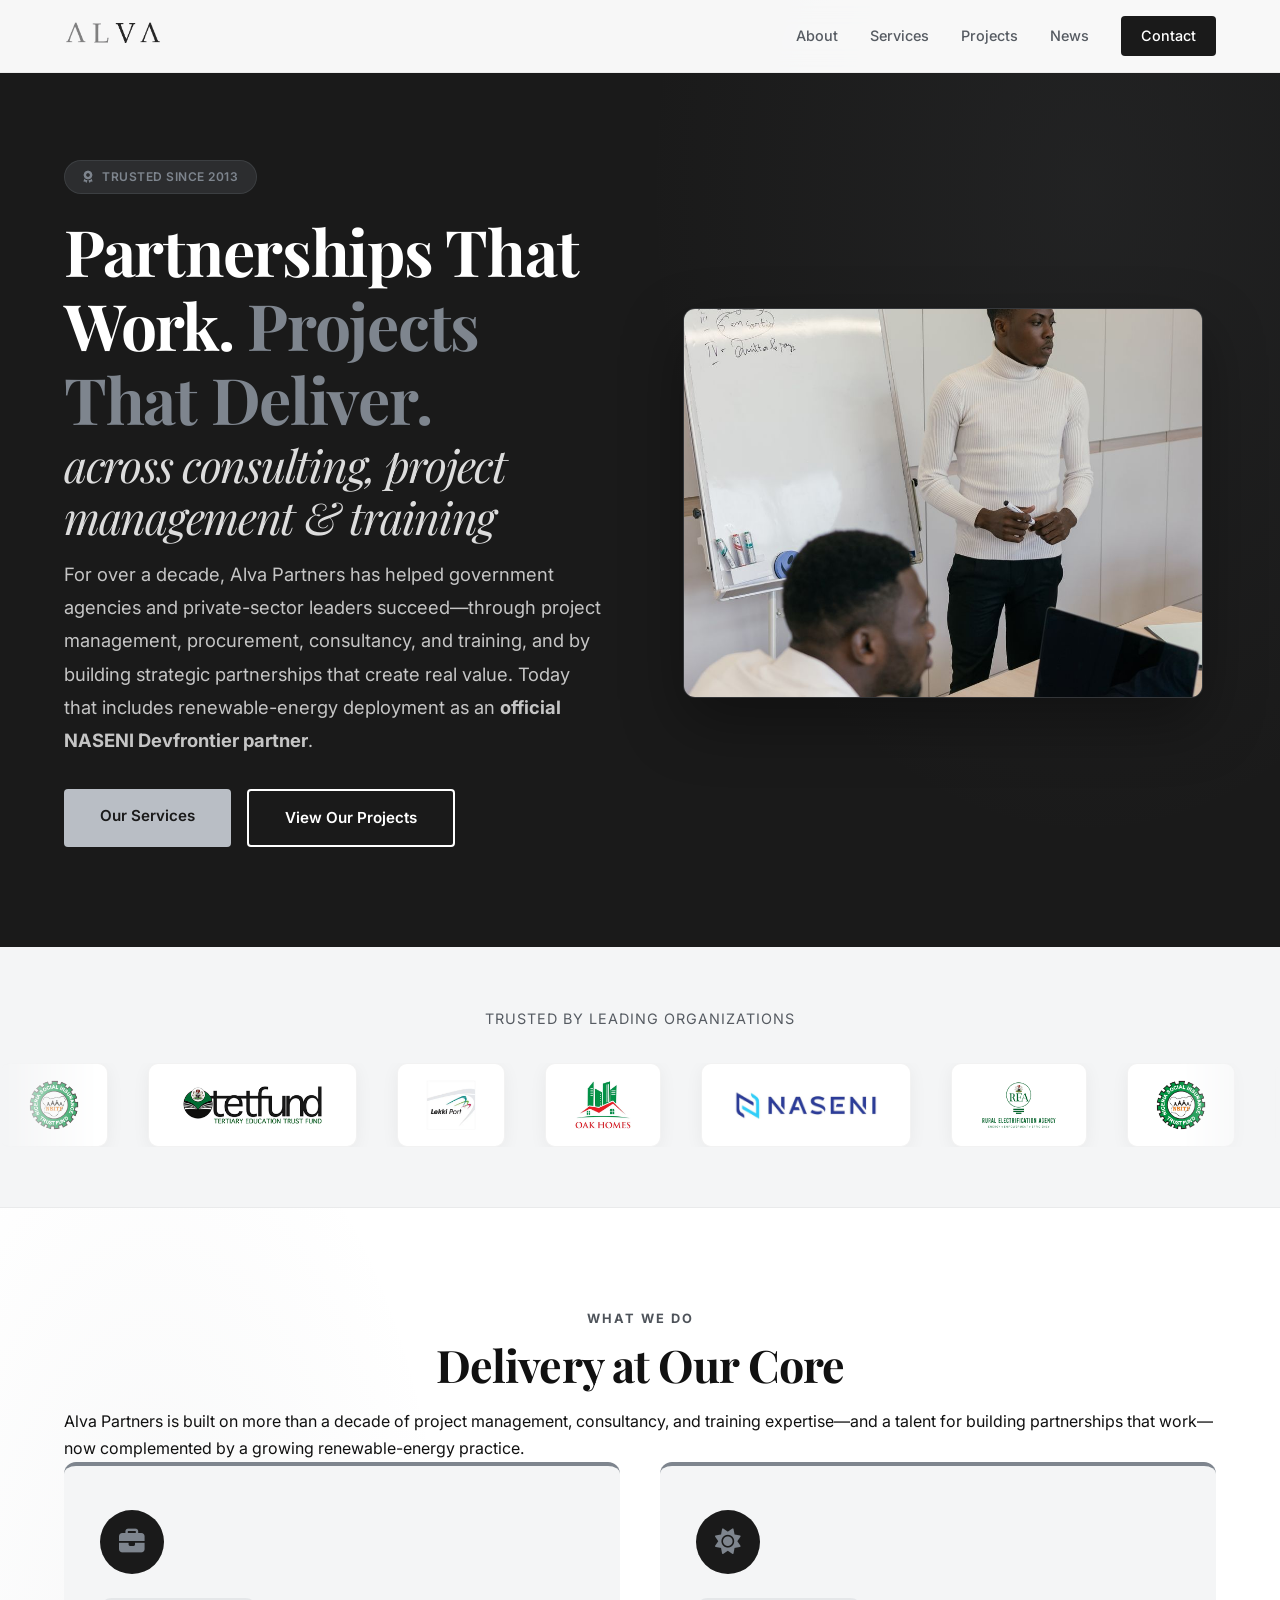
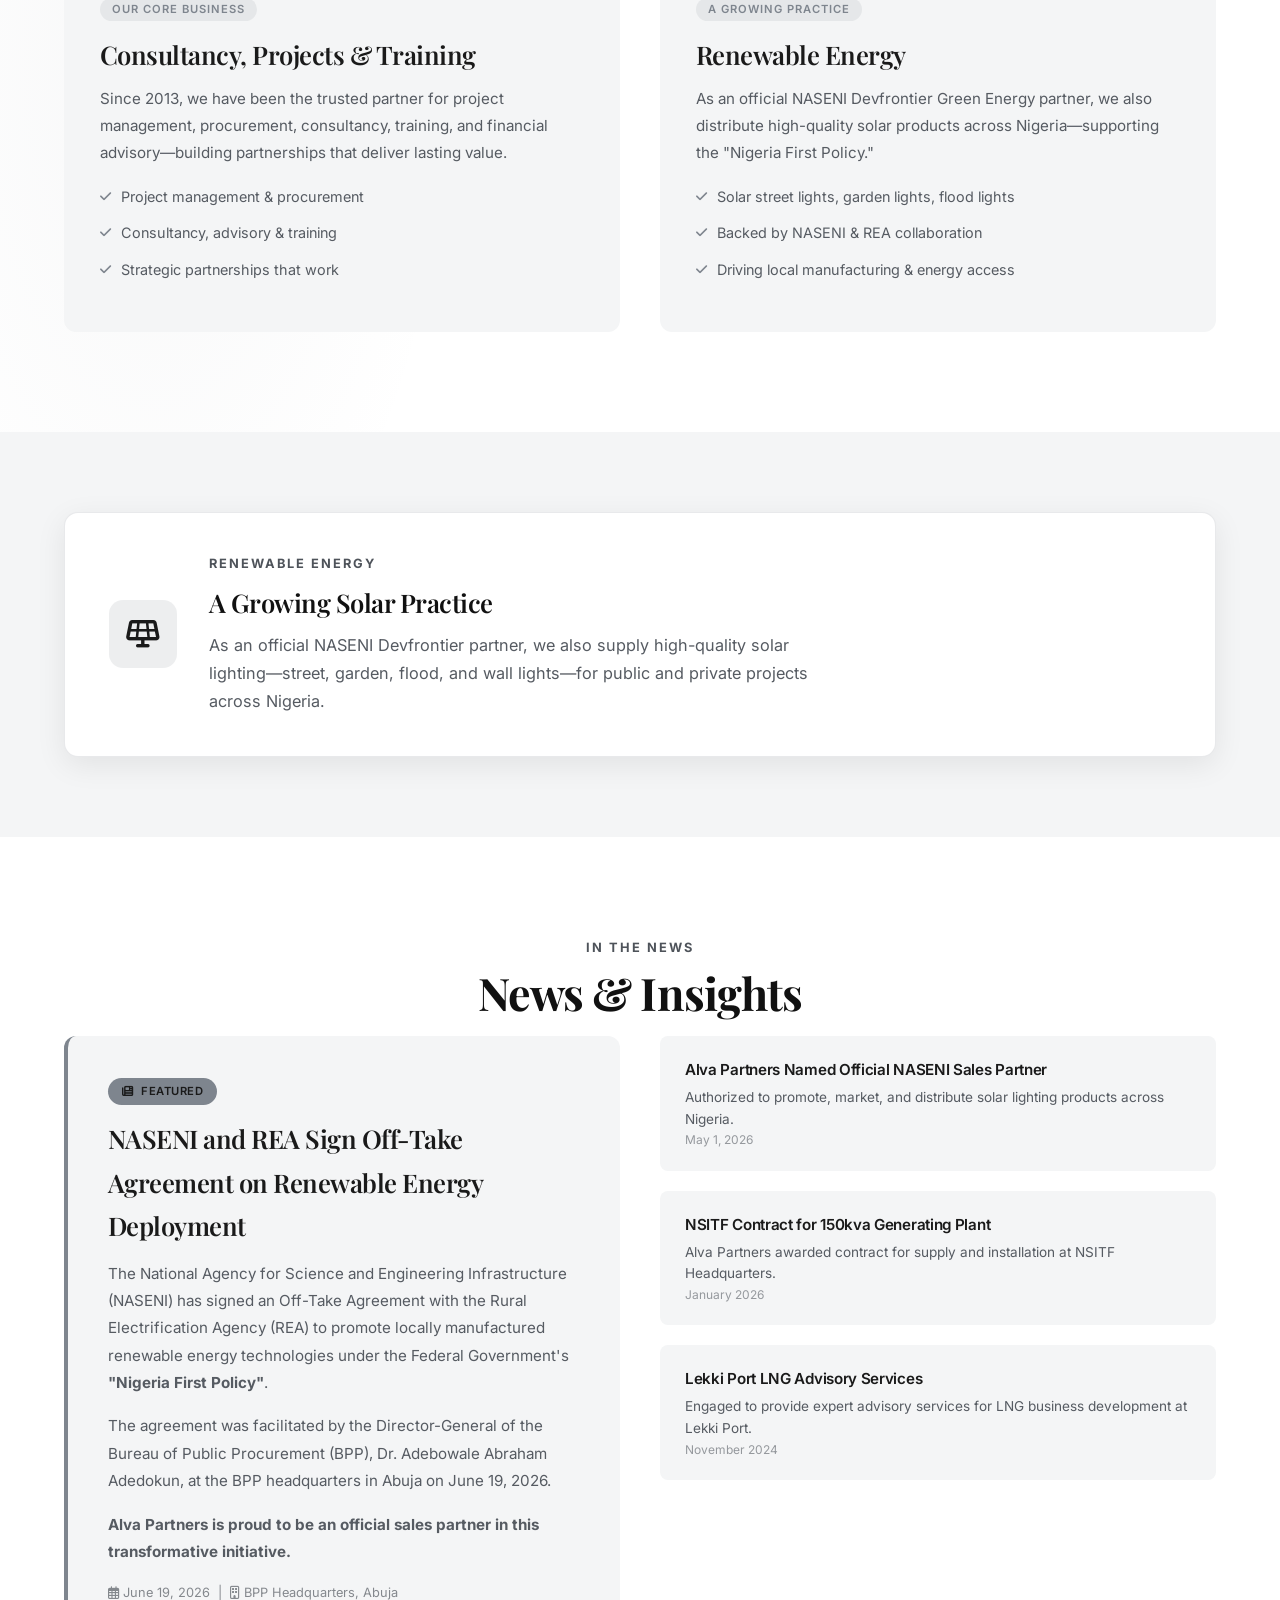
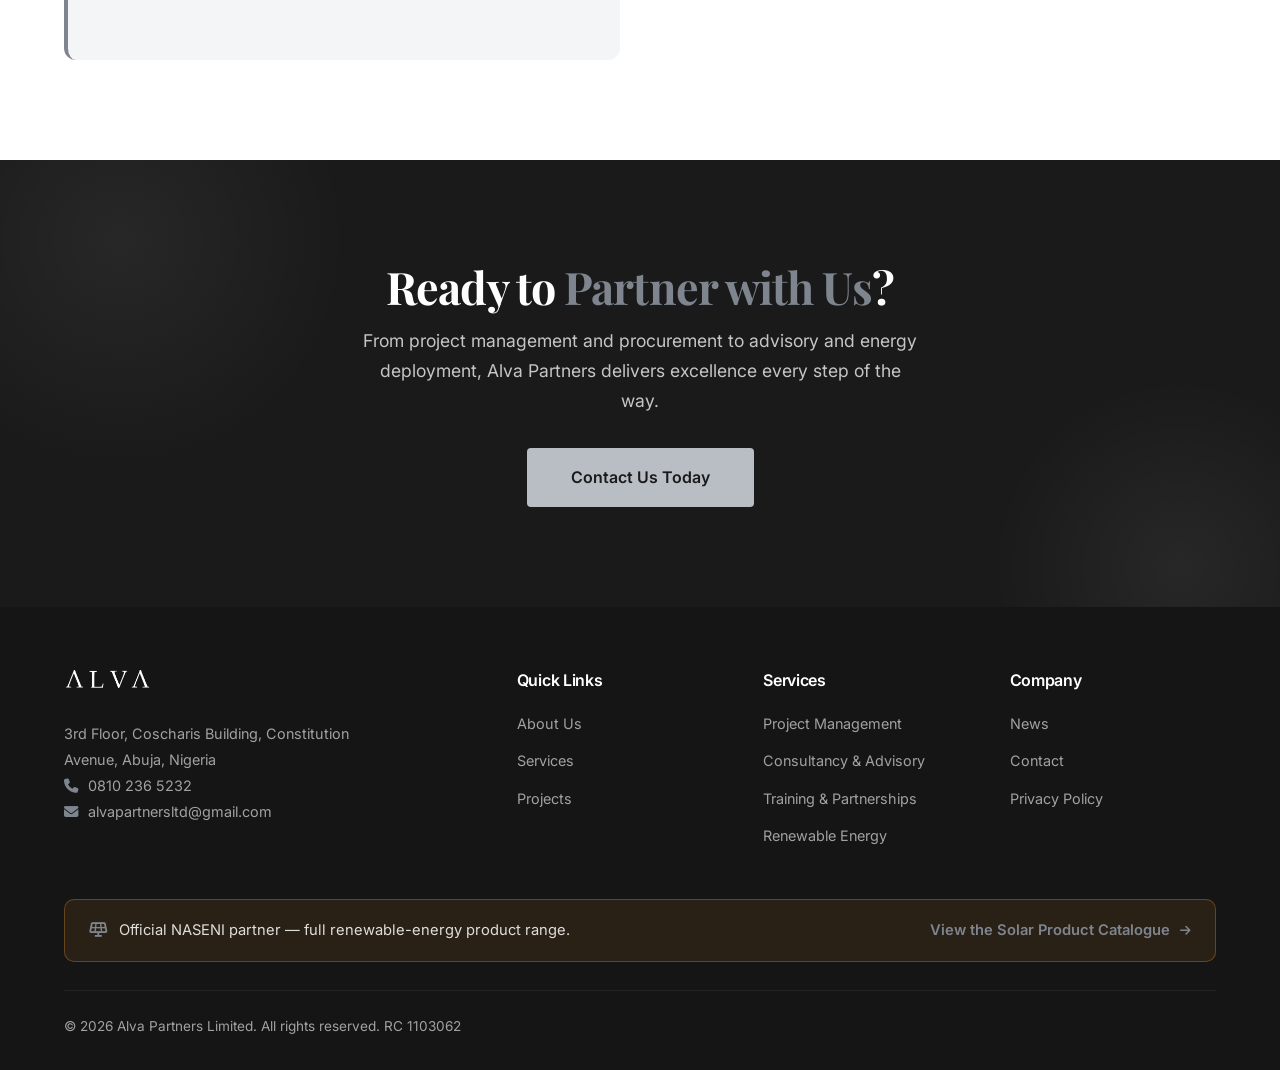
<file: index.html>
<!DOCTYPE html>
<html lang="en">
<head>
    <meta charset="UTF-8" />
    <meta name="viewport" content="width=device-width, initial-scale=1.0" />
    <!-- Favicon -->
    <link rel="icon" href="images/logos/favicon.ico" sizes="any" />
    <link rel="icon" type="image/png" sizes="32x32" href="images/logos/favicon-32.png" />
    <link rel="icon" type="image/png" sizes="16x16" href="images/logos/favicon-16.png" />
    <link rel="apple-touch-icon" sizes="180x180" href="images/logos/apple-touch-icon.png" />
    <title>Alva Partners – Project Management, Procurement &amp; Business Solutions</title>
    <meta name="description" content="Alva Partners delivers trusted project management, procurement, and business advisory services to government agencies and private-sector leaders across Nigeria—with a growing renewable-energy practice as an official NASENI Devfrontier partner." />
    <!-- Open Graph / social sharing -->
    <meta property="og:type" content="website" />
    <meta property="og:site_name" content="Alva Partners" />
    <meta property="og:title" content="Alva Partners – Project Management, Procurement &amp; Business Solutions" />
    <meta property="og:description" content="Alva Partners delivers trusted project management, procurement, and business advisory services to government agencies and private-sector leaders across Nigeria—with a growing renewable-energy practice as an official NASENI Devfrontier partner." />
    <meta property="og:url" content="https://alvapartners.com.ng/" />
    <meta property="og:image" content="https://alvapartners.com.ng/images/og-image.jpg" />
    <meta property="og:image:width" content="1200" />
    <meta property="og:image:height" content="630" />
    <meta property="og:locale" content="en_NG" />
    <meta name="twitter:card" content="summary_large_image" />
    <meta name="twitter:title" content="Alva Partners – Project Management, Procurement &amp; Business Solutions" />
    <meta name="twitter:description" content="Alva Partners delivers trusted project management, procurement, and business advisory services to government agencies and private-sector leaders across Nigeria—with a growing renewable-energy practice as an official NASENI Devfrontier partner." />
    <meta name="twitter:image" content="https://alvapartners.com.ng/images/og-image.jpg" />

    <!-- Google Fonts -->
    <link rel="preconnect" href="https://fonts.googleapis.com" />
    <link rel="preconnect" href="https://fonts.gstatic.com" crossorigin />
    <link href="https://fonts.googleapis.com/css2?family=Playfair+Display:ital,wght@0,400;0,600;0,700;1,700&family=Inter:wght@300;400;500;600;700&family=Cinzel:wght@400;500;600&display=swap" rel="stylesheet" />

    <!-- Font Awesome -->
    <link rel="stylesheet" href="https://cdnjs.cloudflare.com/ajax/libs/font-awesome/6.5.2/css/all.min.css" />

    <!-- Shared design system -->
    <link rel="stylesheet" href="styles.css" />

    <style>
        /* ===== HERO ===== */
        .hero {
            padding: 160px 0 100px;
            background: var(--navy);
            color: var(--white);
            position: relative;
            overflow: hidden;
            min-height: 100vh;
            display: flex;
            align-items: center;
        }

        .hero::before {
            content: '';
            position: absolute;
            top: -50%;
            right: -20%;
            width: 70%;
            height: 140%;
            background: radial-gradient(ellipse, rgba(126, 133, 142, 0.08) 0%, transparent 70%);
            pointer-events: none;
            animation: hero-drift 22s ease-in-out infinite alternate;
        }
        @keyframes hero-drift {
            from { transform: translate(0, 0) scale(1); }
            to   { transform: translate(-6%, 5%) scale(1.15); }
        }

        /* Hero entrance (staggered) */
        .hero-badge   { animation: rise-in 0.8s 0.10s cubic-bezier(0.2, 0.6, 0.2, 1) both; }
        .hero h1      { animation: rise-in 0.9s 0.22s cubic-bezier(0.2, 0.6, 0.2, 1) both; }
        .hero p       { animation: rise-in 0.9s 0.36s cubic-bezier(0.2, 0.6, 0.2, 1) both; }
        .hero-buttons { animation: rise-in 0.9s 0.50s cubic-bezier(0.2, 0.6, 0.2, 1) both; }
        .hero-image   { animation: fade-scale 1s 0.32s cubic-bezier(0.2, 0.6, 0.2, 1) both; }
        @media (prefers-reduced-motion: reduce) {
            .hero-badge, .hero h1, .hero p, .hero-buttons, .hero-image,
            .hero::before, .pillars-section::before { animation: none !important; }
        }

        .hero .container {
            display: grid;
            grid-template-columns: 1fr 1fr;
            gap: 60px;
            align-items: center;
            position: relative;
            z-index: 2;
        }

        .hero-badge {
            display: inline-block;
            background: rgba(126, 133, 142, 0.18);
            color: var(--gold);
            padding: 6px 18px;
            border-radius: 100px;
            font-size: 0.75rem;
            font-weight: 600;
            letter-spacing: 0.5px;
            text-transform: uppercase;
            margin-bottom: 20px;
            border: 1px solid rgba(126, 133, 142, 0.2);
        }

        .hero h1 {
            margin-bottom: 16px;
        }
        .hero h1 .gold {
            color: var(--gold);
        }
        .hero h1 .light {
            color: rgba(255, 255, 255, 0.85);
            font-weight: 400;
            font-style: italic;
            font-size: 0.7em;
            display: block;
            margin-top: 4px;
        }

        .hero p {
            font-size: 1.15rem;
            color: rgba(255, 255, 255, 0.75);
            max-width: 540px;
            margin-bottom: 32px;
            line-height: 1.8;
        }

        .hero-buttons {
            display: flex;
            flex-wrap: wrap;
            gap: 16px;
        }

        .hero-image {
            display: flex;
            justify-content: center;
            align-items: center;
        }

        .hero-image img {
            width: 100%;
            max-width: 520px;
            aspect-ratio: 4/3;
            object-fit: cover;
            border-radius: 12px;
            border: 1px solid rgba(126, 133, 142, 0.25);
            box-shadow: 0 24px 60px rgba(0, 0, 0, 0.35);
        }

        /* ===== TRUST BADGES ===== */
        .trust-section {
            padding: 60px 0;
            background: var(--off-white);
            border-bottom: 1px solid rgba(35, 35, 35, 0.05);
        }

        .trust-section h3 {
            text-align: center;
            font-weight: 400;
            color: var(--slate);
            font-size: 0.9rem;
            letter-spacing: 1px;
            text-transform: uppercase;
            margin-bottom: 32px;
            font-family: 'Inter', sans-serif;
        }

        /* Sliding client-logo carousel */
        .logo-marquee {
            position: relative;
            width: 100%;
            overflow: hidden;
            -webkit-mask-image: linear-gradient(90deg, transparent, #000 8%, #000 92%, transparent);
            mask-image: linear-gradient(90deg, transparent, #000 8%, #000 92%, transparent);
        }
        .logo-track {
            display: flex;
            align-items: center;
            gap: 40px;
            width: max-content;
            animation: logo-scroll 32s linear infinite;
        }
        .logo-marquee:hover .logo-track {
            animation-play-state: paused;
        }
        /* Each logo sits on its own white "chip" so logos with white or coloured
           backgrounds look clean and uniform in the row. */
        .client-logo {
            flex: 0 0 auto;
            height: 84px;
            max-width: 210px;
            width: auto;
            object-fit: contain;
            background: var(--white);
            border: 1px solid rgba(35, 35, 35, 0.06);
            border-radius: 10px;
            padding: 14px 26px;
            box-shadow: 0 4px 18px rgba(0, 0, 0, 0.05);
            transition: transform 0.3s ease, box-shadow 0.3s ease;
        }
        .client-logo:hover {
            transform: translateY(-3px);
            box-shadow: 0 10px 28px rgba(0, 0, 0, 0.08);
        }
        /* Text fallback (same chip look) shown until the logo files are added — see main.js */
        .client-logo-fallback {
            flex: 0 0 auto;
            height: 84px;
            min-width: 130px;
            padding: 14px 26px;
            background: var(--white);
            border: 1px solid rgba(35, 35, 35, 0.06);
            border-radius: 10px;
            box-shadow: 0 4px 18px rgba(0, 0, 0, 0.05);
            display: inline-flex;
            align-items: center;
            justify-content: center;
            font-weight: 700;
            font-size: 1rem;
            color: var(--navy);
            white-space: nowrap;
        }
        @keyframes logo-scroll {
            from { transform: translateX(0); }
            to { transform: translateX(-50%); }
        }
        @media (prefers-reduced-motion: reduce) {
            .logo-track {
                animation: none;
                flex-wrap: wrap;
                justify-content: center;
                gap: 28px 56px;
            }
            .logo-marquee {
                -webkit-mask-image: none;
                mask-image: none;
            }
        }

        /* ===== TWO PILLARS ===== */
        .pillars-section {
            padding: 100px 0;
            background: var(--white);
            position: relative;
            overflow: hidden;
        }
        .pillars-section::before {
            content: '';
            position: absolute;
            top: -20%;
            left: -12%;
            width: 48%;
            height: 150%;
            background: radial-gradient(ellipse, rgba(126, 133, 142, 0.06) 0%, transparent 70%);
            pointer-events: none;
            animation: hero-drift 26s ease-in-out infinite alternate;
        }
        .pillars-section .container {
            position: relative;
            z-index: 1;
        }

        .pillars-section h2 {
            text-align: center;
            margin-bottom: 16px;
        }

        .pillars-section>p {
            text-align: center;
            max-width: 700px;
            margin: 0 auto 56px;
            color: var(--slate);
            font-size: 1.1rem;
        }

        .pillars-grid {
            display: grid;
            grid-template-columns: 1fr 1fr;
            gap: 40px;
        }

        .pillar-card {
            background: var(--off-white);
            padding: 44px 36px;
            border-radius: 12px;
            border-top: 4px solid var(--gold);
            transition: var(--transition);
        }

        .pillar-card:hover {
            transform: translateY(-6px);
            box-shadow: var(--shadow);
        }

        .pillar-card .icon {
            width: 64px;
            height: 64px;
            background: var(--navy);
            border-radius: 50%;
            display: flex;
            align-items: center;
            justify-content: center;
            margin-bottom: 20px;
            color: var(--gold);
            font-size: 1.6rem;
        }

        .pillar-card h3 {
            color: var(--navy);
            margin-bottom: 8px;
        }

        .pillar-card .pillar-tag {
            display: inline-block;
            font-size: 0.7rem;
            font-weight: 600;
            text-transform: uppercase;
            letter-spacing: 1px;
            color: var(--gold);
            background: rgba(126, 133, 142, 0.12);
            padding: 2px 12px;
            border-radius: 100px;
            margin-bottom: 12px;
        }

        .pillar-card p {
            color: var(--slate);
            font-size: 0.95rem;
            line-height: 1.8;
        }

        .pillar-card ul {
            list-style: none;
            margin-top: 12px;
        }
        .pillar-card ul li {
            padding: 6px 0;
            color: var(--slate);
            font-size: 0.9rem;
            display: flex;
            align-items: center;
            gap: 10px;
        }
        .pillar-card ul li i {
            color: var(--gold);
            font-size: 0.8rem;
        }

        /* ===== FEATURED PRODUCTS ===== */
        .products-section {
            padding: 80px 0;
            background: var(--off-white);
        }

        .energy-callout {
            display: flex;
            align-items: center;
            gap: 32px;
            background: var(--white);
            border: 1px solid rgba(126, 133, 142, 0.18);
            border-radius: 14px;
            padding: 40px 44px;
            box-shadow: var(--shadow);
        }
        .energy-callout-icon {
            flex-shrink: 0;
            width: 68px;
            height: 68px;
            display: flex;
            align-items: center;
            justify-content: center;
            border-radius: 14px;
            background: rgba(126, 133, 142, 0.14);
            color: var(--navy);
            font-size: 1.7rem;
        }
        .energy-callout-text { flex: 1; }
        .energy-callout-text .section-label {
            text-align: left;
            margin-bottom: 6px;
        }
        .energy-callout-text h3 {
            margin: 0 0 8px;
        }
        .energy-callout-text p:last-child {
            margin: 0;
            color: var(--slate);
            font-size: 1.02rem;
            max-width: 60ch;
        }
        .energy-callout .btn { flex-shrink: 0; }
        @media (max-width: 768px) {
            .energy-callout {
                flex-direction: column;
                align-items: flex-start;
                text-align: left;
                padding: 30px 26px;
                gap: 20px;
            }
            .energy-callout .btn { width: 100%; text-align: center; }
        }

        .products-section h2 {
            text-align: center;
            margin-bottom: 16px;
        }

        .products-section>p {
            text-align: center;
            max-width: 600px;
            margin: 0 auto 48px;
            color: var(--slate);
            font-size: 1.05rem;
        }

        .product-grid {
            display: grid;
            grid-template-columns: repeat(4, 1fr);
            gap: 28px;
        }

        .product-card {
            background: var(--white);
            border-radius: 12px;
            overflow: hidden;
            box-shadow: var(--shadow);
            transition: var(--transition);
            border: 1px solid rgba(35, 35, 35, 0.04);
        }

        .product-card:hover {
            transform: translateY(-6px);
            box-shadow: 0 16px 48px rgba(0, 0, 0, 0.08);
        }

        .product-image {
            height: 200px;
            background: var(--navy);
            overflow: hidden;
            border-bottom: 3px solid var(--gold);
        }
        .product-image img {
            width: 100%;
            height: 100%;
            object-fit: cover;
            transition: transform 0.4s ease;
        }
        .product-card:hover .product-image img {
            transform: scale(1.05);
        }

        .product-body {
            padding: 24px 20px 28px;
        }

        .product-body h4 {
            font-family: 'Inter', sans-serif;
            font-weight: 600;
            font-size: 1.05rem;
            color: var(--navy);
            margin-bottom: 6px;
        }

        .product-body p {
            font-size: 0.85rem;
            color: var(--slate);
            margin-bottom: 16px;
            line-height: 1.6;
        }

        .product-body .btn {
            padding: 10px 24px;
            font-size: 0.85rem;
        }

        /* ===== NEWS ===== */
        .news-section {
            padding: 100px 0;
            background: var(--white);
        }

        .news-section h2 {
            text-align: center;
            margin-bottom: 16px;
        }

        .news-grid {
            display: grid;
            grid-template-columns: 1fr 1fr;
            gap: 40px;
            margin-top: 16px;
        }

        .news-main {
            background: var(--off-white);
            padding: 40px;
            border-radius: 12px;
            border-left: 4px solid var(--gold);
        }

        .news-main .tag {
            display: inline-block;
            background: var(--gold);
            color: var(--navy);
            font-size: 0.7rem;
            font-weight: 600;
            padding: 4px 14px;
            border-radius: 100px;
            text-transform: uppercase;
            letter-spacing: 0.5px;
            margin-bottom: 12px;
        }

        .news-main h3 {
            color: var(--navy);
            margin-bottom: 12px;
        }

        .news-main p {
            color: var(--slate);
            font-size: 0.95rem;
            line-height: 1.8;
            margin-bottom: 16px;
        }

        .news-main .meta {
            font-size: 0.8rem;
            color: var(--slate);
            opacity: 0.7;
        }

        .news-side {
            display: flex;
            flex-direction: column;
            gap: 20px;
        }

        .news-side-item {
            padding: 20px 24px;
            background: var(--off-white);
            border-radius: 8px;
            transition: var(--transition);
            border: 1px solid transparent;
        }

        .news-side-item:hover {
            border-color: rgba(126, 133, 142, 0.2);
            box-shadow: var(--shadow);
        }

        .news-side-item h4 {
            font-family: 'Inter', sans-serif;
            font-weight: 600;
            font-size: 0.95rem;
            color: var(--navy);
            margin-bottom: 4px;
        }

        .news-side-item p {
            font-size: 0.85rem;
            color: var(--slate);
            line-height: 1.6;
        }

        .news-side-item .meta {
            font-size: 0.75rem;
            color: var(--slate);
            opacity: 0.6;
        }

        /* ===== CTA ===== */
        .cta-section {
            padding: 100px 0;
            background: var(--navy);
            color: var(--white);
            text-align: center;
        }

        .cta-section h2 {
            margin-bottom: 12px;
        }
        .cta-section h2 span {
            color: var(--gold);
        }

        .cta-section p {
            max-width: 560px;
            margin: 0 auto 32px;
            color: rgba(255, 255, 255, 0.75);
            font-size: 1.1rem;
        }

        .cta-section .btn-gold {
            font-size: 1rem;
            padding: 16px 44px;
        }

        /* ===== RESPONSIVE (page-specific) ===== */
        @media (max-width: 992px) {
            .hero .container {
                grid-template-columns: 1fr;
                text-align: center;
            }
            .hero p {
                margin-left: auto;
                margin-right: auto;
            }
            .hero-buttons {
                justify-content: center;
            }
            .hero-image-placeholder {
                max-width: 100%;
            }

            .pillars-grid {
                grid-template-columns: 1fr;
            }
            .product-grid {
                grid-template-columns: 1fr 1fr;
            }
            .news-grid {
                grid-template-columns: 1fr;
            }
        }

        @media (max-width: 768px) {
            .hero {
                padding: 120px 0 60px;
                min-height: auto;
            }

            .pillars-grid {
                grid-template-columns: 1fr;
            }
            .product-grid {
                grid-template-columns: 1fr 1fr;
            }

            .client-logo,
            .client-logo-fallback {
                height: 64px;
                padding: 10px 18px;
            }
            .client-logo {
                max-width: 150px;
            }
            .logo-track {
                gap: 24px;
            }
        }

        @media (max-width: 480px) {
            .product-grid {
                grid-template-columns: 1fr;
            }
            .hero-buttons .btn {
                width: 100%;
            }
            .news-main {
                padding: 24px;
            }
        }
    </style>
</head>

<body>

    <!-- ===== HEADER ===== -->
    <header class="header" id="header">
        <div class="container">
            <a href="index.html" class="logo" aria-label="Alva Partners home">
                <img src="images/logos/alva-logo.png" alt="Alva Partners" class="logo-img" />
            </a>

            <nav class="nav" id="nav">
                <a href="about.html">About</a>
                <a href="services.html">Services</a>
                <a href="portfolio.html">Projects</a>
                <a href="news.html">News</a>
                <a href="contact-us.html" class="nav-cta">Contact</a>
            </nav>

            <button class="nav-toggle" id="navToggle" aria-label="Toggle navigation" aria-expanded="false" aria-controls="nav">
                <i class="fas fa-bars"></i>
            </button>
        </div>
    </header>

    <!-- ===== HERO ===== -->
    <section class="hero" id="home">
        <div class="container">
            <div class="hero-content">
                <span class="hero-badge"><i class="fas fa-award" style="margin-right:6px;"></i> Trusted Since 2013</span>
                <h1>
                    Partnerships That Work.
                    <span class="gold">Projects That Deliver.</span>
                    <span class="light">across consulting, project management &amp; training</span>
                </h1>
                <p>
                    For over a decade, Alva Partners has helped government agencies and private-sector leaders
                    succeed—through project management, procurement, consultancy, and training, and by building
                    strategic partnerships that create real value. Today that includes renewable-energy deployment
                    as an <strong>official NASENI Devfrontier partner</strong>.
                </p>
                <div class="hero-buttons">
                    <a href="services.html" class="btn btn-gold">Our Services</a>
                    <a href="portfolio.html" class="btn btn-outline">View Our Projects</a>
                </div>
            </div>
            <div class="hero-image">
                <img src="images/business-meeting.jpg" alt="Alva Partners team in a project planning meeting" loading="eager" />
            </div>
        </div>
    </section>

    <!-- ===== TRUST BADGES ===== -->
    <section class="trust-section">
        <div class="container">
            <h3>Trusted by Leading Organizations</h3>
        </div>
        <div class="logo-marquee">
            <div class="logo-track">
                <!-- Logo set (duplicated below for a seamless infinite loop) -->
                <img class="client-logo" src="images/logos/nsitf.png" alt="NSITF" />
                <img class="client-logo" src="images/logos/tetfund.png" alt="TETFund" />
                <img class="client-logo" src="images/logos/lekki-port.png" alt="Lekki Port" />
                <img class="client-logo" src="images/logos/oak-homes.png" alt="Oak Homes" />
                <img class="client-logo" src="images/logos/naseni.png" alt="NASENI" />
                <img class="client-logo" src="images/logos/rea.png" alt="REA" />
                <!-- Duplicate set (hidden from screen readers) -->
                <img class="client-logo" src="images/logos/nsitf.png" alt="NSITF" aria-hidden="true" />
                <img class="client-logo" src="images/logos/tetfund.png" alt="TETFund" aria-hidden="true" />
                <img class="client-logo" src="images/logos/lekki-port.png" alt="Lekki Port" aria-hidden="true" />
                <img class="client-logo" src="images/logos/oak-homes.png" alt="Oak Homes" aria-hidden="true" />
                <img class="client-logo" src="images/logos/naseni.png" alt="NASENI" aria-hidden="true" />
                <img class="client-logo" src="images/logos/rea.png" alt="REA" aria-hidden="true" />
            </div>
        </div>
    </section>

    <!-- ===== TWO PILLARS ===== -->
    <section class="pillars-section" id="about">
        <div class="container">
            <p class="section-label">What We Do</p>
            <h2>Delivery at Our Core</h2>
            <p>
                Alva Partners is built on more than a decade of project management, consultancy, and training
                expertise—and a talent for building partnerships that work—now complemented by a growing
                renewable-energy practice.
            </p>

            <div class="pillars-grid">
                <!-- Pillar 1: Established Consulting -->
                <div class="pillar-card">
                    <div class="icon"><i class="fas fa-briefcase"></i></div>
                    <span class="pillar-tag">Our Core Business</span>
                    <h3>Consultancy, Projects &amp; Training</h3>
                    <p>
                        Since 2013, we have been the trusted partner for project management, procurement,
                        consultancy, training, and financial advisory—building partnerships that deliver
                        lasting value.
                    </p>
                    <ul>
                        <li><i class="fas fa-check"></i> Project management &amp; procurement</li>
                        <li><i class="fas fa-check"></i> Consultancy, advisory &amp; training</li>
                        <li><i class="fas fa-check"></i> Strategic partnerships that work</li>
                    </ul>
                </div>

                <!-- Pillar 2: New Renewable Energy -->
                <div class="pillar-card">
                    <div class="icon"><i class="fas fa-sun"></i></div>
                    <span class="pillar-tag">A Growing Practice</span>
                    <h3>Renewable Energy</h3>
                    <p>
                        As an official NASENI Devfrontier Green Energy partner, we also distribute high-quality
                        solar products across Nigeria—supporting the "Nigeria First Policy."
                    </p>
                    <ul>
                        <li><i class="fas fa-check"></i> Solar street lights, garden lights, flood lights</li>
                        <li><i class="fas fa-check"></i> Backed by NASENI &amp; REA collaboration</li>
                        <li><i class="fas fa-check"></i> Driving local manufacturing &amp; energy access</li>
                    </ul>
                </div>
            </div>
        </div>
    </section>

    <!-- ===== RENEWABLE ENERGY CALLOUT ===== -->
    <section class="products-section" id="products">
        <div class="container">
            <div class="energy-callout">
                <div class="energy-callout-icon"><i class="fas fa-solar-panel"></i></div>
                <div class="energy-callout-text">
                    <p class="section-label">Renewable Energy</p>
                    <h3>A Growing Solar Practice</h3>
                    <p>
                        As an official NASENI Devfrontier partner, we also supply high-quality solar lighting—street,
                        garden, flood, and wall lights—for public and private projects across Nigeria.
                    </p>
                </div>
                <a href="solar.html" class="btn btn-outline">Explore Solar Products</a>
            </div>
        </div>
    </section>

    <!-- ===== NEWS ===== -->
    <section class="news-section" id="news">
        <div class="container">
            <p class="section-label">In The News</p>
            <h2>News &amp; Insights</h2>

            <div class="news-grid">
                <div class="news-main">
                    <span class="tag"><i class="fas fa-newspaper" style="margin-right:4px;"></i> Featured</span>
                    <h3>NASENI and REA Sign Off-Take Agreement on Renewable Energy Deployment</h3>
                    <p>
                        The National Agency for Science and Engineering Infrastructure (NASENI) has signed an
                        Off-Take Agreement with the Rural Electrification Agency (REA) to promote
                        locally manufactured renewable energy technologies under the Federal Government's
                        <strong>"Nigeria First Policy"</strong>.
                    </p>
                    <p>
                        The agreement was facilitated by the Director-General of the Bureau of Public Procurement (BPP),
                        Dr. Adebowale Abraham Adedokun, at the BPP headquarters in Abuja on June 19, 2026.
                    </p>
                    <p>
                        <strong>Alva Partners is proud to be an official sales partner in this transformative initiative.</strong>
                    </p>
                    <p class="meta"><i class="far fa-calendar-alt"></i> June 19, 2026 &nbsp;|&nbsp; <i class="far fa-building"></i> BPP Headquarters, Abuja</p>
                </div>

                <div class="news-side">
                    <div class="news-side-item">
                        <h4>Alva Partners Named Official NASENI Sales Partner</h4>
                        <p>Authorized to promote, market, and distribute solar lighting products across Nigeria.</p>
                        <p class="meta">May 1, 2026</p>
                    </div>
                    <div class="news-side-item">
                        <h4>NSITF Contract for 150kva Generating Plant</h4>
                        <p>Alva Partners awarded contract for supply and installation at NSITF Headquarters.</p>
                        <p class="meta">January 2026</p>
                    </div>
                    <div class="news-side-item">
                        <h4>Lekki Port LNG Advisory Services</h4>
                        <p>Engaged to provide expert advisory services for LNG business development at Lekki Port.</p>
                        <p class="meta">November 2024</p>
                    </div>
                </div>
            </div>
        </div>
    </section>

    <!-- ===== CTA ===== -->
    <section class="cta-section" id="contact">
        <div class="container">
            <h2>Ready to <span>Partner with Us</span>?</h2>
            <p>
                From project management and procurement to advisory and energy deployment,
                Alva Partners delivers excellence every step of the way.
            </p>
            <a href="contact-us.html" class="btn btn-gold">Contact Us Today</a>
        </div>
    </section>

    <!-- ===== FOOTER ===== -->
    <footer class="footer">
        <div class="container">
            <div class="footer-grid">
                <div class="footer-brand">
                    <a href="index.html" class="logo footer-logo" aria-label="Alva Partners home">
                        <img src="images/logos/alva-logo.png" alt="Alva Partners" class="logo-img" />
                    </a>
                    <p>
                        3rd Floor, Coscharis Building, Constitution Avenue, Abuja, Nigeria<br />
                        <i class="fas fa-phone" style="margin-right:6px; color:var(--gold);"></i> 0810 236 5232<br />
                        <i class="fas fa-envelope" style="margin-right:6px; color:var(--gold);"></i> alvapartnersltd@gmail.com
                    </p>
                </div>

                <div>
                    <h4>Quick Links</h4>
                    <ul>
                        <li><a href="about.html">About Us</a></li>
                        <li><a href="services.html">Services</a></li>
                        <li><a href="portfolio.html">Projects</a></li>
                    </ul>
                </div>

                <div>
                    <h4>Services</h4>
                    <ul>
                        <li><a href="services.html">Project Management</a></li>
                        <li><a href="services.html">Consultancy &amp; Advisory</a></li>
                        <li><a href="services.html">Training &amp; Partnerships</a></li>
                        <li><a href="solar.html">Renewable Energy</a></li>
                    </ul>
                </div>

                <div>
                    <h4>Company</h4>
                    <ul>
                        <li><a href="news.html">News</a></li>
                        <li><a href="contact-us.html">Contact</a></li>
                        <li><a href="privacy-policy.html">Privacy Policy</a></li>
                    </ul>
                </div>
            </div>

            <div class="footer-solar-cta">
                <span><i class="fas fa-solar-panel"></i> Official NASENI partner — full renewable-energy product range.</span>
                <a href="solar.html">View the Solar Product Catalogue <i class="fas fa-arrow-right"></i></a>
            </div>

            <div class="footer-bottom">
                <span>&copy; 2026 Alva Partners Limited. All rights reserved. RC 1103062</span>
                <!-- Social icons hidden until social profiles are live
<div class="footer-social">
                    <a href="#" aria-label="LinkedIn"><i class="fab fa-linkedin-in"></i></a>
                    <a href="#" aria-label="Twitter"><i class="fab fa-twitter"></i></a>
                    <a href="#" aria-label="Facebook"><i class="fab fa-facebook-f"></i></a>
                    <a href="#" aria-label="YouTube"><i class="fab fa-youtube"></i></a>
                </div>
                -->
            </div>
        </div>
    </footer>

    <!-- ===== SCRIPTS ===== -->
    <script src="main.js"></script>

</body>
</html>
</file>
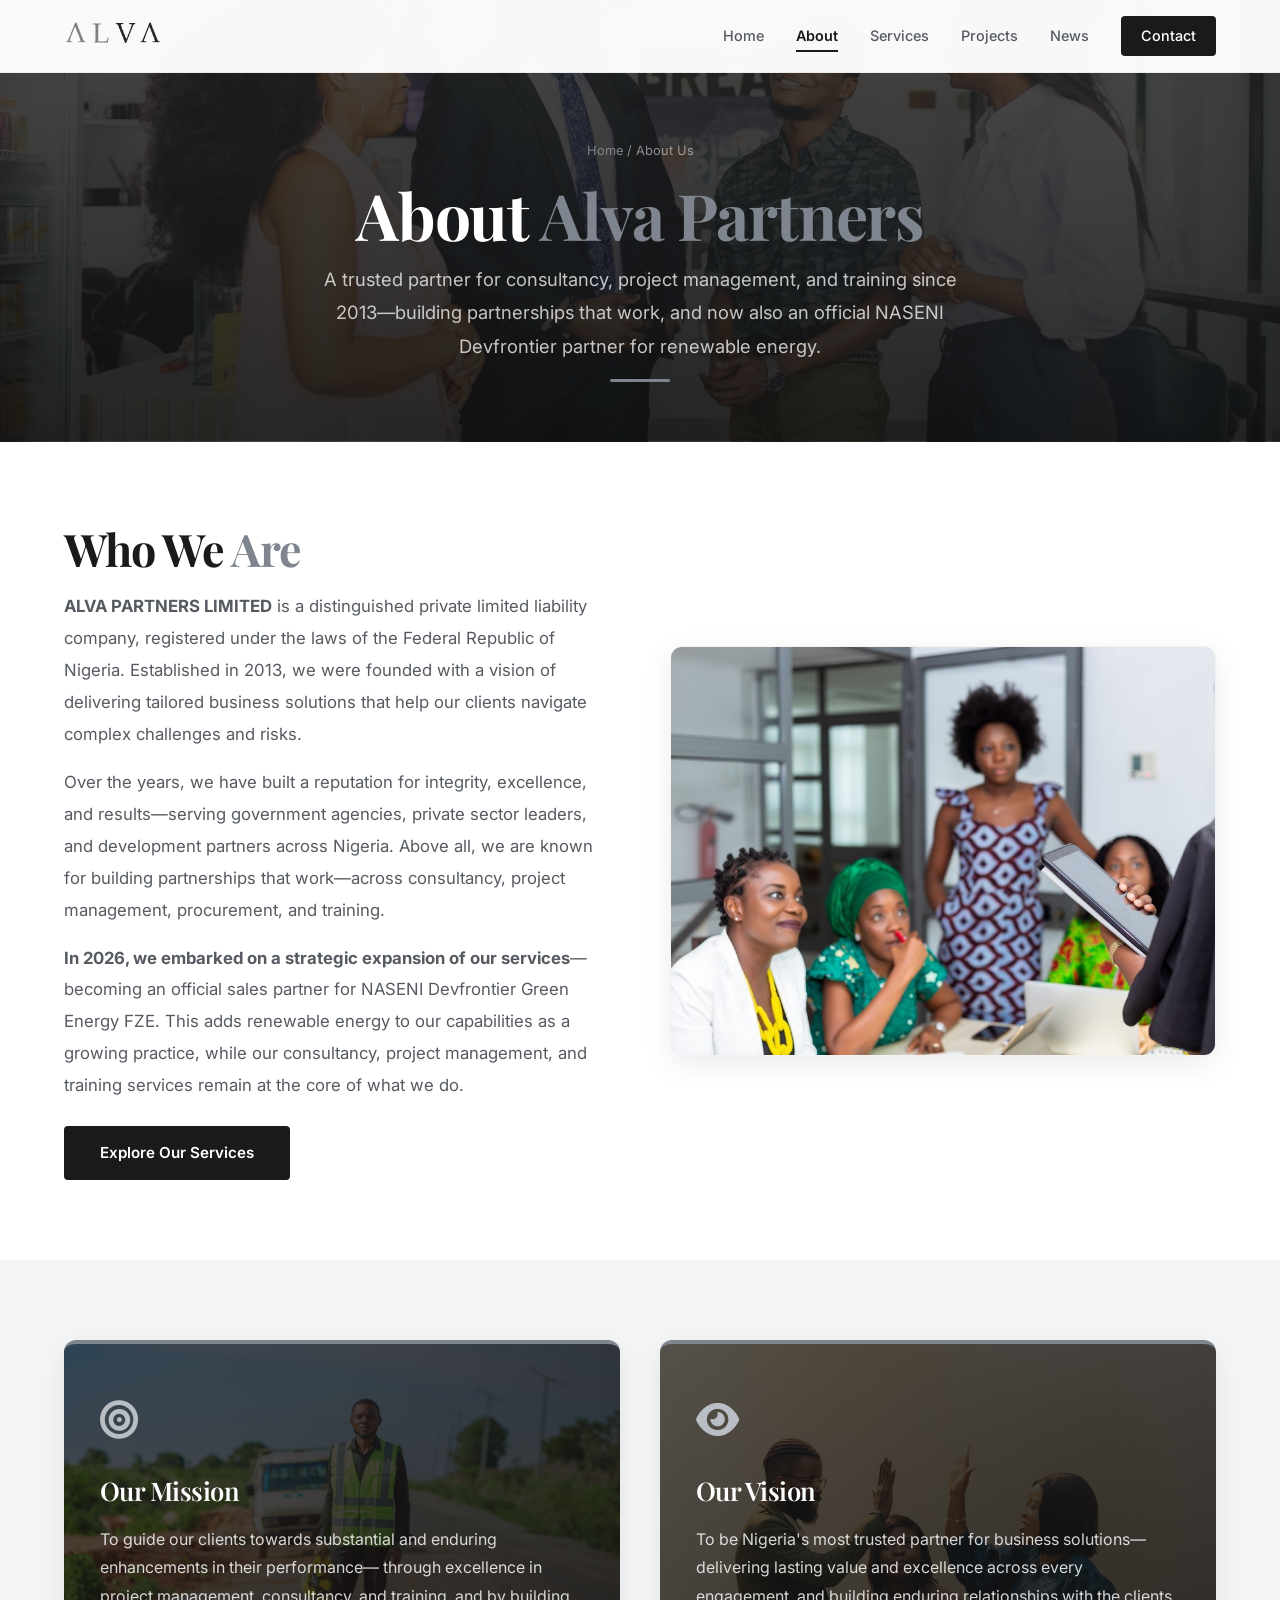
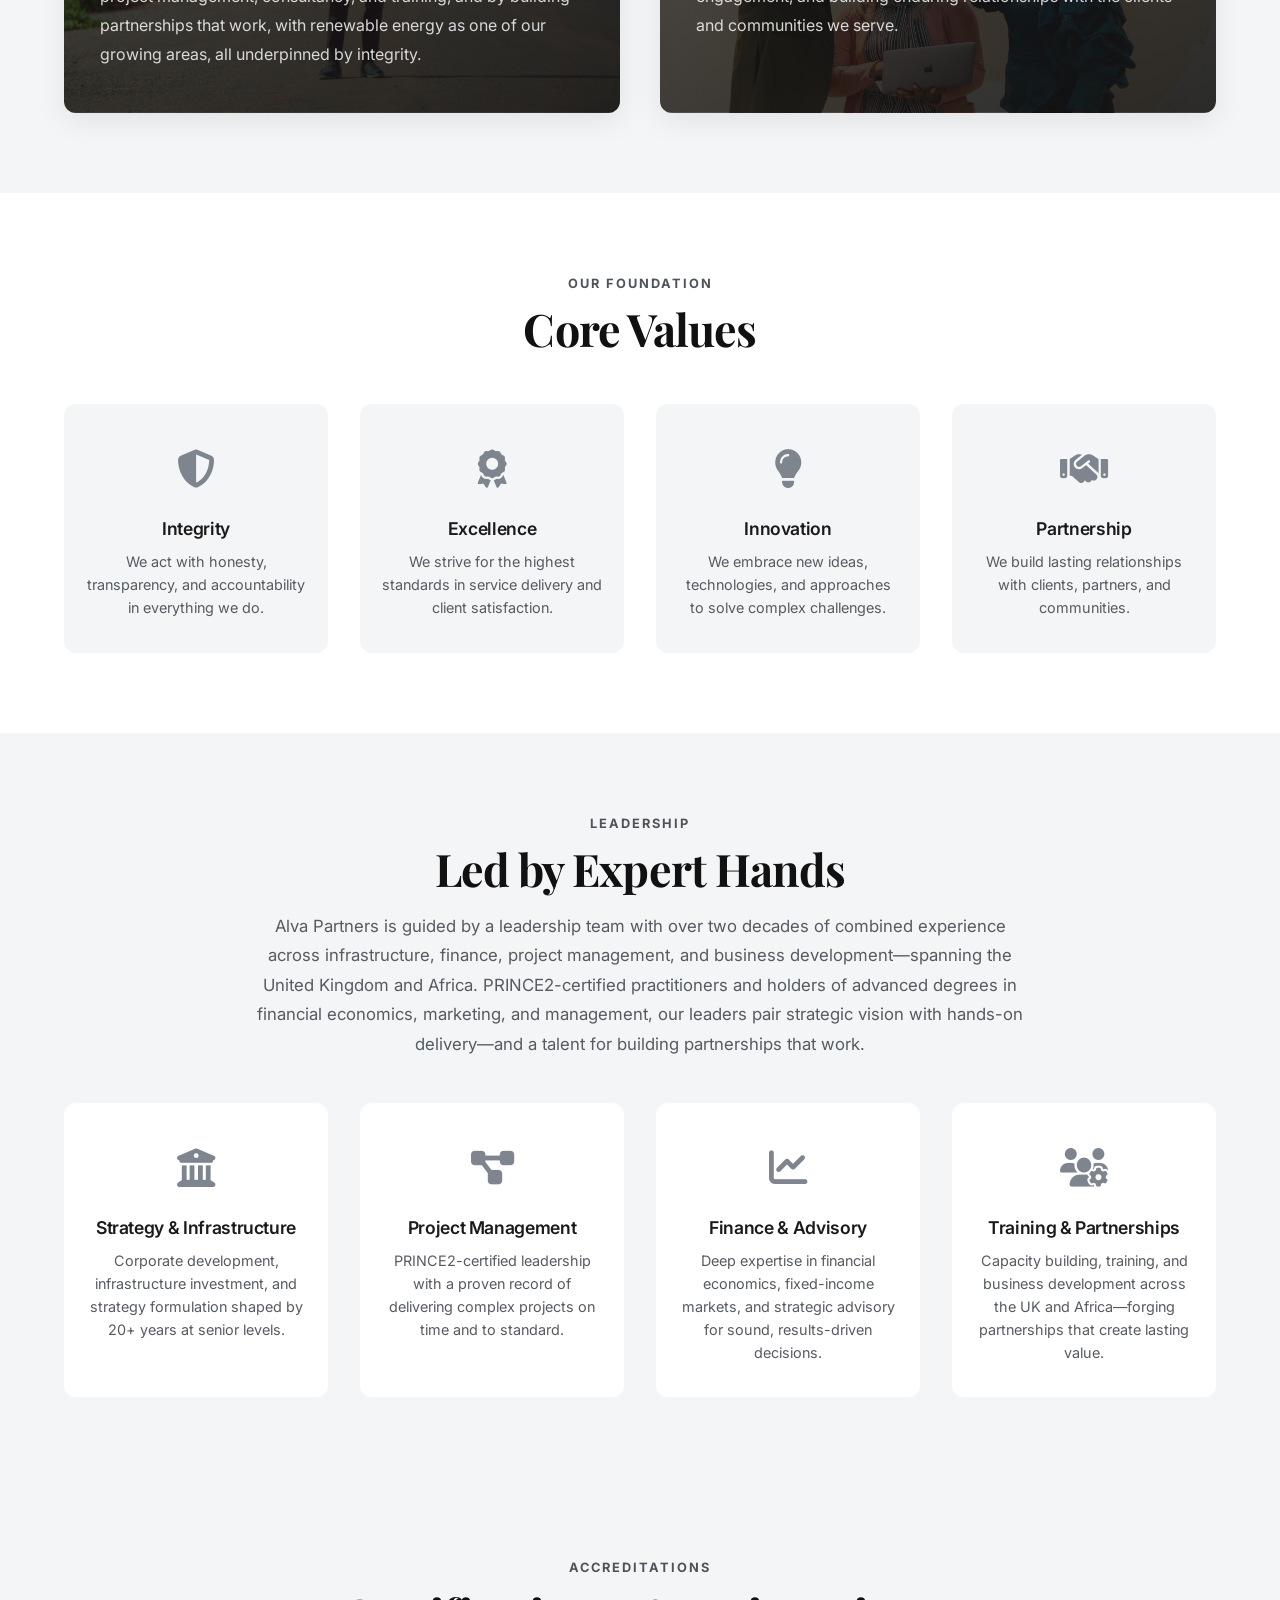
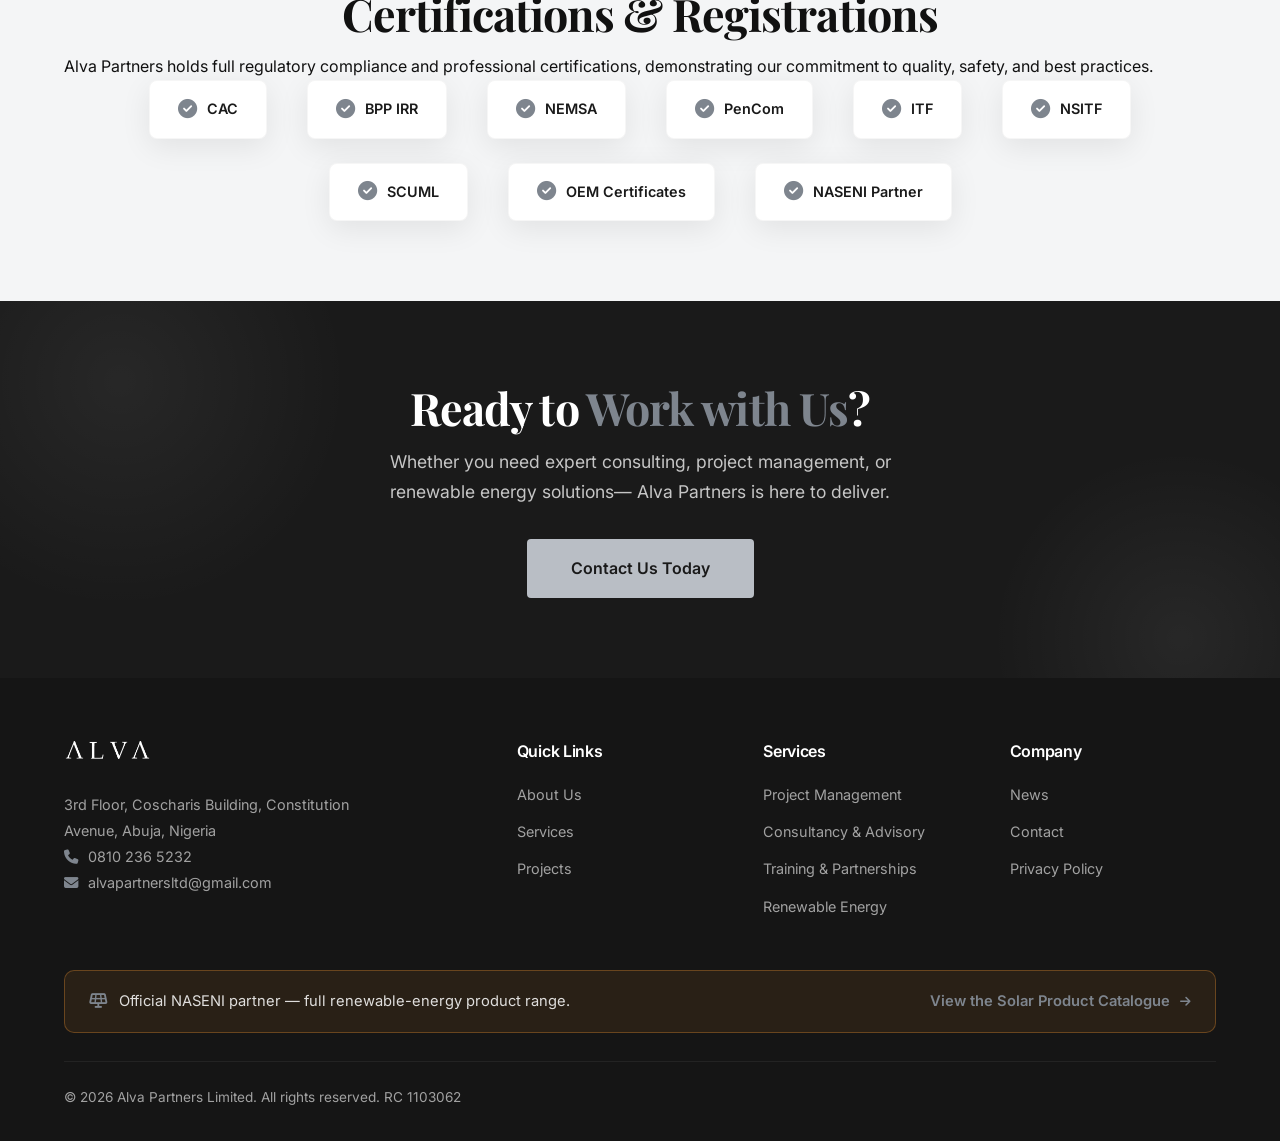
<file: about.html>
<!DOCTYPE html>
<html lang="en">
<head>
    <meta charset="UTF-8" />
    <meta name="viewport" content="width=device-width, initial-scale=1.0" />
    <!-- Favicon -->
    <link rel="icon" href="images/logos/favicon.ico" sizes="any" />
    <link rel="icon" type="image/png" sizes="32x32" href="images/logos/favicon-32.png" />
    <link rel="icon" type="image/png" sizes="16x16" href="images/logos/favicon-16.png" />
    <link rel="apple-touch-icon" sizes="180x180" href="images/logos/apple-touch-icon.png" />
    <title>About Alva Partners – Project Management &amp; Business Solutions</title>
    <meta name="description" content="Learn about Alva Partners, a Nigerian project management, procurement and business-solutions firm trusted since 2013—now also an official NASENI Devfrontier partner for renewable energy." />
    <!-- Open Graph / social sharing -->
    <meta property="og:type" content="website" />
    <meta property="og:site_name" content="Alva Partners" />
    <meta property="og:title" content="About Alva Partners – Project Management &amp; Business Solutions" />
    <meta property="og:description" content="Learn about Alva Partners, a Nigerian project management, procurement and business-solutions firm trusted since 2013—now also an official NASENI Devfrontier partner for renewable energy." />
    <meta property="og:url" content="https://alvapartners.com.ng/about.html" />
    <meta property="og:image" content="https://alvapartners.com.ng/images/og-image.jpg" />
    <meta property="og:image:width" content="1200" />
    <meta property="og:image:height" content="630" />
    <meta property="og:locale" content="en_NG" />
    <meta name="twitter:card" content="summary_large_image" />
    <meta name="twitter:title" content="About Alva Partners – Project Management &amp; Business Solutions" />
    <meta name="twitter:description" content="Learn about Alva Partners, a Nigerian project management, procurement and business-solutions firm trusted since 2013—now also an official NASENI Devfrontier partner for renewable energy." />
    <meta name="twitter:image" content="https://alvapartners.com.ng/images/og-image.jpg" />

    <!-- Google Fonts -->
    <link rel="preconnect" href="https://fonts.googleapis.com" />
    <link rel="preconnect" href="https://fonts.gstatic.com" crossorigin />
    <link href="https://fonts.googleapis.com/css2?family=Playfair+Display:ital,wght@0,400;0,600;0,700;1,700&family=Inter:wght@300;400;500;600;700&family=Cinzel:wght@400;500;600&display=swap" rel="stylesheet" />

    <!-- Font Awesome -->
    <link rel="stylesheet" href="https://cdnjs.cloudflare.com/ajax/libs/font-awesome/6.5.2/css/all.min.css" />

    <!-- Shared design system -->
    <link rel="stylesheet" href="styles.css" />

    <style>
        /* ===== PAGE HEADER ===== */
        .page-header {
            padding: 140px 0 60px;
            background-color: var(--navy);
            --page-image: url('images/about-header.jpg');
            color: var(--white);
            text-align: center;
            position: relative;
            overflow: hidden;
        }

        .page-header::before {
            content: '';
            position: absolute;
            top: -30%;
            right: -10%;
            width: 50%;
            height: 150%;
            background: radial-gradient(ellipse, rgba(126, 133, 142, 0.06) 0%, transparent 70%);
            pointer-events: none;
        }

        .page-header .container {
            position: relative;
            z-index: 2;
        }

        .page-header .breadcrumb {
            font-size: 0.8rem;
            color: rgba(255, 255, 255, 0.5);
            margin-bottom: 16px;
        }
        .page-header .breadcrumb a {
            color: var(--gold);
        }
        .page-header .breadcrumb a:hover {
            text-decoration: underline;
        }

        .page-header h1 {
            margin-bottom: 12px;
        }
        .page-header h1 span {
            color: var(--gold);
        }

        .page-header p {
            max-width: 640px;
            margin: 0 auto;
            color: rgba(255, 255, 255, 0.75);
            font-size: 1.15rem;
            line-height: 1.8;
        }

        .page-header .gold-line {
            width: 60px;
            height: 3px;
            background: var(--gold);
            margin: 16px auto 0;
            border-radius: 4px;
        }

        /* ===== ABOUT CONTENT ===== */
        .about-intro {
            padding: 80px 0;
            background: var(--white);
        }

        .about-intro .container {
            display: grid;
            grid-template-columns: 1fr 1fr;
            gap: 60px;
            align-items: center;
        }

        .about-intro h2 {
            color: var(--navy);
            margin-bottom: 16px;
        }

        .about-intro h2 span {
            color: var(--gold);
        }

        .about-intro p {
            color: var(--slate);
            font-size: 1.05rem;
            line-height: 1.9;
            margin-bottom: 16px;
        }

        .about-intro .about-image {
            border-radius: 12px;
            aspect-ratio: 4/3;
            overflow: hidden;
            border: 1px solid rgba(35, 35, 35, 0.06);
            box-shadow: var(--shadow);
        }

        /* ===== MISSION & VISION ===== */
        .mv-section {
            padding: 80px 0;
            background: var(--off-white);
        }

        .mv-grid {
            display: grid;
            grid-template-columns: 1fr 1fr;
            gap: 40px;
        }

        .mv-card {
            padding: 44px 36px;
            border-radius: 12px;
            box-shadow: var(--shadow);
            border-top: 4px solid var(--gold);
            transition: var(--transition);
            position: relative;
            overflow: hidden;
            color: var(--white);
            background-color: var(--navy);
            background-image:
                linear-gradient(150deg, rgba(20, 20, 20, 0.72), rgba(20, 20, 20, 0.9)),
                var(--card-image, none);
            background-size: cover;
            background-position: center;
        }

        .mv-card:hover {
            transform: translateY(-4px);
            box-shadow: 0 18px 44px rgba(0, 0, 0, 0.28);
        }

        .mv-card .icon {
            font-size: 2.4rem;
            color: var(--silver);
            margin-bottom: 16px;
        }

        .mv-card h3 {
            color: var(--white);
            margin-bottom: 12px;
        }

        .mv-card p {
            color: rgba(255, 255, 255, 0.82);
            font-size: 1rem;
            line-height: 1.8;
        }

        /* ===== CORE VALUES ===== */
        .values-section {
            padding: 80px 0;
            background: var(--white);
        }

        .values-section h2 {
            text-align: center;
            margin-bottom: 48px;
        }

        .values-grid {
            display: grid;
            grid-template-columns: repeat(4, 1fr);
            gap: 32px;
        }

        .value-card {
            text-align: center;
            padding: 32px 20px;
            border-radius: 12px;
            background: var(--off-white);
            transition: var(--transition);
            border: 1px solid transparent;
        }

        .value-card:hover {
            border-color: rgba(126, 133, 142, 0.2);
            box-shadow: var(--shadow);
            transform: translateY(-4px);
        }

        .value-card .icon {
            font-size: 2.4rem;
            color: var(--gold);
            margin-bottom: 12px;
        }

        .value-card h4 {
            font-family: 'Inter', sans-serif;
            font-weight: 600;
            color: var(--navy);
            font-size: 1.1rem;
            margin-bottom: 6px;
        }

        .value-card p {
            font-size: 0.9rem;
            color: var(--slate);
            line-height: 1.6;
        }

        /* ===== LEADERSHIP ===== */
        .board-section {
            padding: 80px 0;
            background: var(--off-white);
        }

        .board-section h2 {
            text-align: center;
            margin-bottom: 16px;
        }

        .board-intro {
            text-align: center;
            max-width: 780px;
            margin: 0 auto 44px;
            color: var(--slate);
            font-size: 1.05rem;
            line-height: 1.75;
        }

        .board-section .value-card {
            background: var(--white);
        }

        .board-grid {
            display: grid;
            grid-template-columns: repeat(3, 1fr);
            gap: 32px;
        }

        .board-card {
            background: var(--white);
            border-radius: 12px;
            overflow: hidden;
            box-shadow: var(--shadow);
            transition: var(--transition);
            border: 1px solid rgba(35, 35, 35, 0.04);
        }

        .board-card:hover {
            transform: translateY(-6px);
            box-shadow: 0 16px 48px rgba(0, 0, 0, 0.08);
        }

        .board-image {
            height: 220px;
            background: var(--off-white);
            display: flex;
            align-items: center;
            justify-content: center;
            color: rgba(86, 91, 98, 0.28);
            font-size: 4rem;
            overflow: hidden;
            border-bottom: 1px solid rgba(35, 35, 35, 0.05);
        }
        .board-image img {
            width: 100%;
            height: 100%;
            object-fit: cover;
            object-position: center 25%;
        }

        .board-body {
            padding: 24px 24px 32px;
        }

        .board-body h4 {
            font-family: 'Inter', sans-serif;
            font-weight: 700;
            font-size: 1.15rem;
            color: var(--navy);
            margin-bottom: 2px;
        }

        .board-body .title {
            font-size: 0.85rem;
            color: var(--gold);
            font-weight: 600;
            margin-bottom: 10px;
        }

        .board-body p {
            font-size: 0.9rem;
            color: var(--slate);
            line-height: 1.7;
        }

        /* ===== KEY PERSONNEL ===== */
        .personnel-section {
            padding: 80px 0;
            background: var(--white);
        }

        .personnel-section h2 {
            text-align: center;
            margin-bottom: 48px;
        }

        .personnel-grid {
            display: grid;
            grid-template-columns: repeat(4, 1fr);
            gap: 24px;
        }

        .personnel-item {
            text-align: center;
            padding: 24px 16px;
            background: var(--off-white);
            border-radius: 8px;
            transition: var(--transition);
            border: 1px solid transparent;
        }

        .personnel-item:hover {
            border-color: rgba(126, 133, 142, 0.2);
            box-shadow: var(--shadow);
        }

        .personnel-item .avatar {
            width: 72px;
            height: 72px;
            border-radius: 50%;
            background: var(--navy);
            margin: 0 auto 12px;
            display: flex;
            align-items: center;
            justify-content: center;
            color: rgba(255, 255, 255, 0.2);
            font-size: 2rem;
        }

        .personnel-item h5 {
            font-family: 'Inter', sans-serif;
            font-weight: 600;
            color: var(--navy);
            font-size: 0.95rem;
        }

        .personnel-item .role {
            font-size: 0.8rem;
            color: var(--gold);
            font-weight: 500;
        }

        .personnel-item .qual {
            font-size: 0.75rem;
            color: var(--slate);
            opacity: 0.7;
            margin-top: 4px;
        }

        /* ===== CERTIFICATIONS ===== */
        .cert-section {
            padding: 80px 0;
            background: var(--off-white);
        }

        .cert-section h2 {
            text-align: center;
            margin-bottom: 12px;
        }

        .cert-section>p {
            text-align: center;
            max-width: 640px;
            margin: 0 auto 48px;
            color: var(--slate);
            font-size: 1.05rem;
        }

        .cert-grid {
            display: flex;
            flex-wrap: wrap;
            justify-content: center;
            gap: 24px 40px;
        }

        .cert-item {
            background: var(--white);
            padding: 16px 28px;
            border-radius: 8px;
            box-shadow: var(--shadow);
            font-weight: 600;
            color: var(--navy);
            font-size: 0.9rem;
            display: flex;
            align-items: center;
            gap: 10px;
            border: 1px solid rgba(35, 35, 35, 0.04);
            transition: var(--transition);
        }

        .cert-item:hover {
            transform: translateY(-2px);
            border-color: rgba(126, 133, 142, 0.2);
        }

        .cert-item i {
            color: var(--gold);
            font-size: 1.2rem;
        }

        /* ===== CTA ===== */
        .cta-section {
            padding: 80px 0;
            background: var(--navy);
            color: var(--white);
            text-align: center;
        }

        .cta-section h2 {
            margin-bottom: 12px;
        }
        .cta-section h2 span {
            color: var(--gold);
        }

        .cta-section p {
            max-width: 560px;
            margin: 0 auto 32px;
            color: rgba(255, 255, 255, 0.75);
            font-size: 1.1rem;
        }

        .cta-section .btn-gold {
            font-size: 1rem;
            padding: 16px 44px;
        }

        /* ===== RESPONSIVE ===== */
        @media (max-width: 992px) {
            .about-intro .container {
                grid-template-columns: 1fr;
            }
            .board-grid {
                grid-template-columns: 1fr 1fr;
            }
            .personnel-grid {
                grid-template-columns: 1fr 1fr;
            }
            .values-grid {
                grid-template-columns: 1fr 1fr;
            }
        }

        @media (max-width: 768px) {
            .page-header {
                padding: 120px 0 48px;
            }

            .mv-grid {
                grid-template-columns: 1fr;
            }
            .board-grid {
                grid-template-columns: 1fr;
            }
            .values-grid {
                grid-template-columns: 1fr 1fr;
            }
            .personnel-grid {
                grid-template-columns: 1fr 1fr;
            }
            .cert-grid {
                gap: 12px;
            }
            .cert-item {
                padding: 12px 20px;
                font-size: 0.8rem;
            }
        }

        @media (max-width: 480px) {
            .values-grid {
                grid-template-columns: 1fr;
            }
            .personnel-grid {
                grid-template-columns: 1fr;
            }
            .board-card .board-image {
                height: 160px;
            }
        }
    </style>
</head>

<body>

    <!-- ===== HEADER ===== -->
    <header class="header" id="header">
        <div class="container">
            <a href="index.html" class="logo" aria-label="Alva Partners home">
                <img src="images/logos/alva-logo.png" alt="Alva Partners" class="logo-img" />
            </a>

            <nav class="nav" id="nav">
                <a href="index.html">Home</a>
                <a href="about.html" class="active" aria-current="page">About</a>
                <a href="services.html">Services</a>
                <a href="portfolio.html">Projects</a>
                <a href="news.html">News</a>
                <a href="contact-us.html" class="nav-cta">Contact</a>
            </nav>

            <button class="nav-toggle" id="navToggle" aria-label="Toggle navigation" aria-expanded="false" aria-controls="nav">
                <i class="fas fa-bars"></i>
            </button>
        </div>
    </header>

    <!-- ===== PAGE HEADER ===== -->
    <section class="page-header">
        <div class="container">
            <div class="breadcrumb">
                <a href="index.html">Home</a> / About Us
            </div>
            <h1>About <span>Alva Partners</span></h1>
            <p>
                A trusted partner for consultancy, project management, and training since 2013—building
                partnerships that work, and now also an official NASENI Devfrontier partner for renewable energy.
            </p>
            <div class="gold-line"></div>
        </div>
    </section>

    <!-- ===== ABOUT INTRO ===== -->
    <section class="about-intro">
        <div class="container">
            <div>
                <h2>Who We <span>Are</span></h2>
                <p>
                    <strong>ALVA PARTNERS LIMITED</strong> is a distinguished private limited liability company,
                    registered under the laws of the Federal Republic of Nigeria. Established in 2013,
                    we were founded with a vision of delivering tailored business solutions that help our clients
                    navigate complex challenges and risks.
                </p>
                <p>
                    Over the years, we have built a reputation for integrity, excellence, and results—serving
                    government agencies, private sector leaders, and development partners across Nigeria. Above
                    all, we are known for building partnerships that work—across consultancy, project management,
                    procurement, and training.
                </p>
                <p>
                    <strong>In 2026, we embarked on a strategic expansion of our services</strong>—becoming an
                    official sales partner for NASENI Devfrontier Green Energy FZE. This adds renewable energy to
                    our capabilities as a growing practice, while our consultancy, project management, and training
                    services remain at the core of what we do.
                </p>
                <a href="services.html" class="btn btn-gold" style="margin-top:8px;">Explore Our Services</a>
            </div>
            <div class="about-image">
                <img src="images/pillars-business.jpg" alt="Alva Partners professionals collaborating over charts and documents in a meeting" loading="lazy" class="media-cover" />
            </div>
        </div>
    </section>

    <!-- ===== MISSION & VISION ===== -->
    <section class="mv-section">
        <div class="container">
            <div class="mv-grid">
                <div class="mv-card" style="--card-image: url('images/portfolio-header.jpg')">
                    <div class="icon"><i class="fas fa-bullseye"></i></div>
                    <h3>Our Mission</h3>
                    <p>
                        To guide our clients towards substantial and enduring enhancements in their performance—
                        through excellence in project management, consultancy, and training, and by building
                        partnerships that work, with renewable energy as one of our growing areas, all underpinned
                        by integrity.
                    </p>
                </div>
                <div class="mv-card" style="--card-image: url('images/services-header.jpg')">
                    <div class="icon"><i class="fas fa-eye"></i></div>
                    <h3>Our Vision</h3>
                    <p>
                        To be Nigeria's most trusted partner for business solutions—delivering lasting value and
                        excellence across every engagement, and building enduring relationships with the clients
                        and communities we serve.
                    </p>
                </div>
            </div>
        </div>
    </section>

    <!-- ===== CORE VALUES ===== -->
    <section class="values-section">
        <div class="container">
            <p class="section-label">Our Foundation</p>
            <h2>Core Values</h2>

            <div class="values-grid">
                <div class="value-card">
                    <div class="icon"><i class="fas fa-shield-alt"></i></div>
                    <h4>Integrity</h4>
                    <p>We act with honesty, transparency, and accountability in everything we do.</p>
                </div>
                <div class="value-card">
                    <div class="icon"><i class="fas fa-award"></i></div>
                    <h4>Excellence</h4>
                    <p>We strive for the highest standards in service delivery and client satisfaction.</p>
                </div>
                <div class="value-card">
                    <div class="icon"><i class="fas fa-lightbulb"></i></div>
                    <h4>Innovation</h4>
                    <p>We embrace new ideas, technologies, and approaches to solve complex challenges.</p>
                </div>
                <div class="value-card">
                    <div class="icon"><i class="fas fa-handshake"></i></div>
                    <h4>Partnership</h4>
                    <p>We build lasting relationships with clients, partners, and communities.</p>
                </div>
            </div>
        </div>
    </section>

    <!-- ===== LEADERSHIP ===== -->
    <section class="board-section">
        <div class="container">
            <p class="section-label">Leadership</p>
            <h2>Led by Expert Hands</h2>
            <p class="board-intro">
                Alva Partners is guided by a leadership team with over two decades of combined experience across
                infrastructure, finance, project management, and business development—spanning the United Kingdom
                and Africa. PRINCE2-certified practitioners and holders of advanced degrees in financial economics,
                marketing, and management, our leaders pair strategic vision with hands-on delivery—and a talent
                for building partnerships that work.
            </p>

            <div class="values-grid">
                <div class="value-card">
                    <div class="icon"><i class="fas fa-building-columns"></i></div>
                    <h4>Strategy &amp; Infrastructure</h4>
                    <p>Corporate development, infrastructure investment, and strategy formulation shaped by 20+ years at senior levels.</p>
                </div>
                <div class="value-card">
                    <div class="icon"><i class="fas fa-diagram-project"></i></div>
                    <h4>Project Management</h4>
                    <p>PRINCE2-certified leadership with a proven record of delivering complex projects on time and to standard.</p>
                </div>
                <div class="value-card">
                    <div class="icon"><i class="fas fa-chart-line"></i></div>
                    <h4>Finance &amp; Advisory</h4>
                    <p>Deep expertise in financial economics, fixed-income markets, and strategic advisory for sound, results-driven decisions.</p>
                </div>
                <div class="value-card">
                    <div class="icon"><i class="fas fa-users-gear"></i></div>
                    <h4>Training &amp; Partnerships</h4>
                    <p>Capacity building, training, and business development across the UK and Africa—forging partnerships that create lasting value.</p>
                </div>
            </div>
        </div>
    </section>

    <!-- ===== KEY PERSONNEL (hidden until team members and photos are finalized) =====
    <section class="personnel-section">
        <div class="container">
            <p class="section-label">Our Team</p>
            <h2>Key Personnel</h2>

            <div class="personnel-grid">
                <div class="personnel-item">
                    <div class="avatar"><i class="fas fa-user"></i></div>
                    <h5>Andrew Tamuno</h5>
                    <div class="role">Admin / Operations Manager</div>
                    <div class="qual">B.Sc. Business Administration</div>
                </div>
                <div class="personnel-item">
                    <div class="avatar"><i class="fas fa-user"></i></div>
                    <h5>Elizabeth Boladuro</h5>
                    <div class="role">Head of Operations</div>
                    <div class="qual">B.A. English &amp; Literary Studies</div>
                </div>
                <div class="personnel-item">
                    <div class="avatar"><i class="fas fa-user"></i></div>
                    <h5>Peter Kehinde Alaofin</h5>
                    <div class="role">Quantity Surveyor</div>
                    <div class="qual">B.Sc. Quantity Surveying</div>
                </div>
                <div class="personnel-item">
                    <div class="avatar"><i class="fas fa-user"></i></div>
                    <h5>Paul Aruwa</h5>
                    <div class="role">Quantity Surveyor</div>
                    <div class="qual">HND Quantity Surveying</div>
                </div>
                <div class="personnel-item">
                    <div class="avatar"><i class="fas fa-user"></i></div>
                    <h5>Adeboye Shoroye</h5>
                    <div class="role">Civil Engineer</div>
                    <div class="qual">COREN / NSE / PRINCE2</div>
                </div>
                <div class="personnel-item">
                    <div class="avatar"><i class="fas fa-user"></i></div>
                    <h5>Wusu Ebenezer</h5>
                    <div class="role">Architect</div>
                    <div class="qual">MNIA – Master of Environmental Design</div>
                </div>
                <div class="personnel-item">
                    <div class="avatar"><i class="fas fa-user"></i></div>
                    <h5>Lincoln Benson</h5>
                    <div class="role">IT Officer</div>
                    <div class="qual">Information Technology</div>
                </div>
                <div class="personnel-item">
                    <div class="avatar"><i class="fas fa-user"></i></div>
                    <h5>Victor Igboh</h5>
                    <div class="role">Electrical Engineer</div>
                    <div class="qual">NEMSA Certified</div>
                </div>
            </div>
        </div>
    </section>
    -->

    <!-- ===== CERTIFICATIONS ===== -->
    <section class="cert-section">
        <div class="container">
            <p class="section-label">Accreditations</p>
            <h2>Certifications &amp; Registrations</h2>
            <p>
                Alva Partners holds full regulatory compliance and professional certifications,
                demonstrating our commitment to quality, safety, and best practices.
            </p>

            <div class="cert-grid">
                <span class="cert-item"><i class="fas fa-check-circle"></i> CAC</span>
                <span class="cert-item"><i class="fas fa-check-circle"></i> BPP IRR</span>
                <span class="cert-item"><i class="fas fa-check-circle"></i> NEMSA</span>
                <span class="cert-item"><i class="fas fa-check-circle"></i> PenCom</span>
                <span class="cert-item"><i class="fas fa-check-circle"></i> ITF</span>
                <span class="cert-item"><i class="fas fa-check-circle"></i> NSITF</span>
                <span class="cert-item"><i class="fas fa-check-circle"></i> SCUML</span>
                <span class="cert-item"><i class="fas fa-check-circle"></i> OEM Certificates</span>
                <span class="cert-item"><i class="fas fa-check-circle"></i> NASENI Partner</span>
            </div>
        </div>
    </section>

    <!-- ===== CTA ===== -->
    <section class="cta-section">
        <div class="container">
            <h2>Ready to <span>Work with Us</span>?</h2>
            <p>
                Whether you need expert consulting, project management, or renewable energy solutions—
                Alva Partners is here to deliver.
            </p>
            <a href="contact-us.html" class="btn btn-gold">Contact Us Today</a>
        </div>
    </section>

    <!-- ===== FOOTER ===== -->
    <footer class="footer">
        <div class="container">
            <div class="footer-grid">
                <div class="footer-brand">
                    <a href="index.html" class="logo footer-logo" aria-label="Alva Partners home">
                        <img src="images/logos/alva-logo.png" alt="Alva Partners" class="logo-img" />
                    </a>
                    <p>
                        3rd Floor, Coscharis Building, Constitution Avenue, Abuja, Nigeria<br />
                        <i class="fas fa-phone" style="margin-right:6px; color:var(--gold);"></i> 0810 236 5232<br />
                        <i class="fas fa-envelope" style="margin-right:6px; color:var(--gold);"></i> alvapartnersltd@gmail.com
                    </p>
                </div>

                <div>
                    <h4>Quick Links</h4>
                    <ul>
                        <li><a href="about.html">About Us</a></li>
                        <li><a href="services.html">Services</a></li>
                        <li><a href="portfolio.html">Projects</a></li>
                    </ul>
                </div>

                <div>
                    <h4>Services</h4>
                    <ul>
                        <li><a href="services.html">Project Management</a></li>
                        <li><a href="services.html">Consultancy &amp; Advisory</a></li>
                        <li><a href="services.html">Training &amp; Partnerships</a></li>
                        <li><a href="solar.html">Renewable Energy</a></li>
                    </ul>
                </div>

                <div>
                    <h4>Company</h4>
                    <ul>
                        <li><a href="news.html">News</a></li>
                        <li><a href="contact-us.html">Contact</a></li>
                        <li><a href="privacy-policy.html">Privacy Policy</a></li>
                    </ul>
                </div>
            </div>

            <div class="footer-solar-cta">
                <span><i class="fas fa-solar-panel"></i> Official NASENI partner — full renewable-energy product range.</span>
                <a href="solar.html">View the Solar Product Catalogue <i class="fas fa-arrow-right"></i></a>
            </div>

            <div class="footer-bottom">
                <span>&copy; 2026 Alva Partners Limited. All rights reserved. RC 1103062</span>
                <!-- Social icons hidden until social profiles are live
<div class="footer-social">
                    <a href="#" aria-label="LinkedIn"><i class="fab fa-linkedin-in"></i></a>
                    <a href="#" aria-label="Twitter"><i class="fab fa-twitter"></i></a>
                    <a href="#" aria-label="Facebook"><i class="fab fa-facebook-f"></i></a>
                    <a href="#" aria-label="YouTube"><i class="fab fa-youtube"></i></a>
                </div>
                -->
            </div>
        </div>
    </footer>

    <!-- ===== SCRIPTS ===== -->
    <script src="main.js"></script>

</body>
</html>
</file>
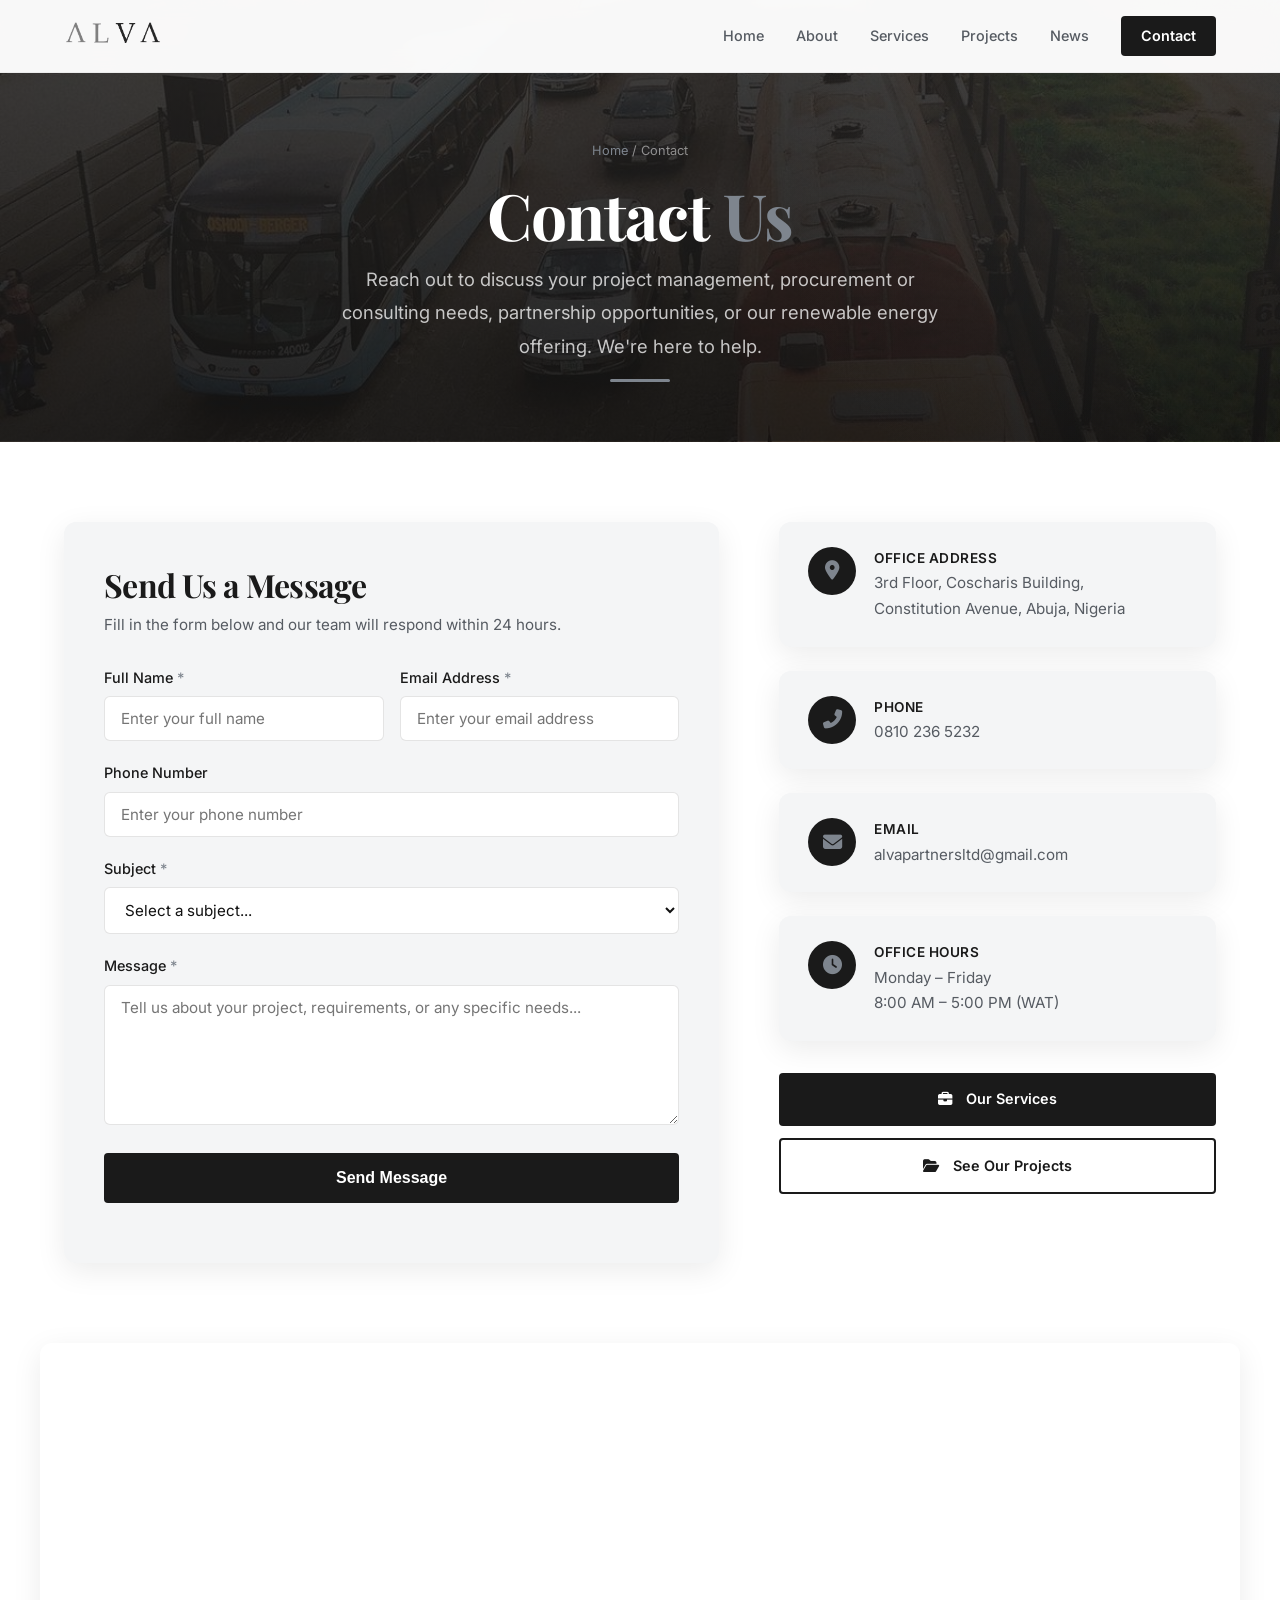
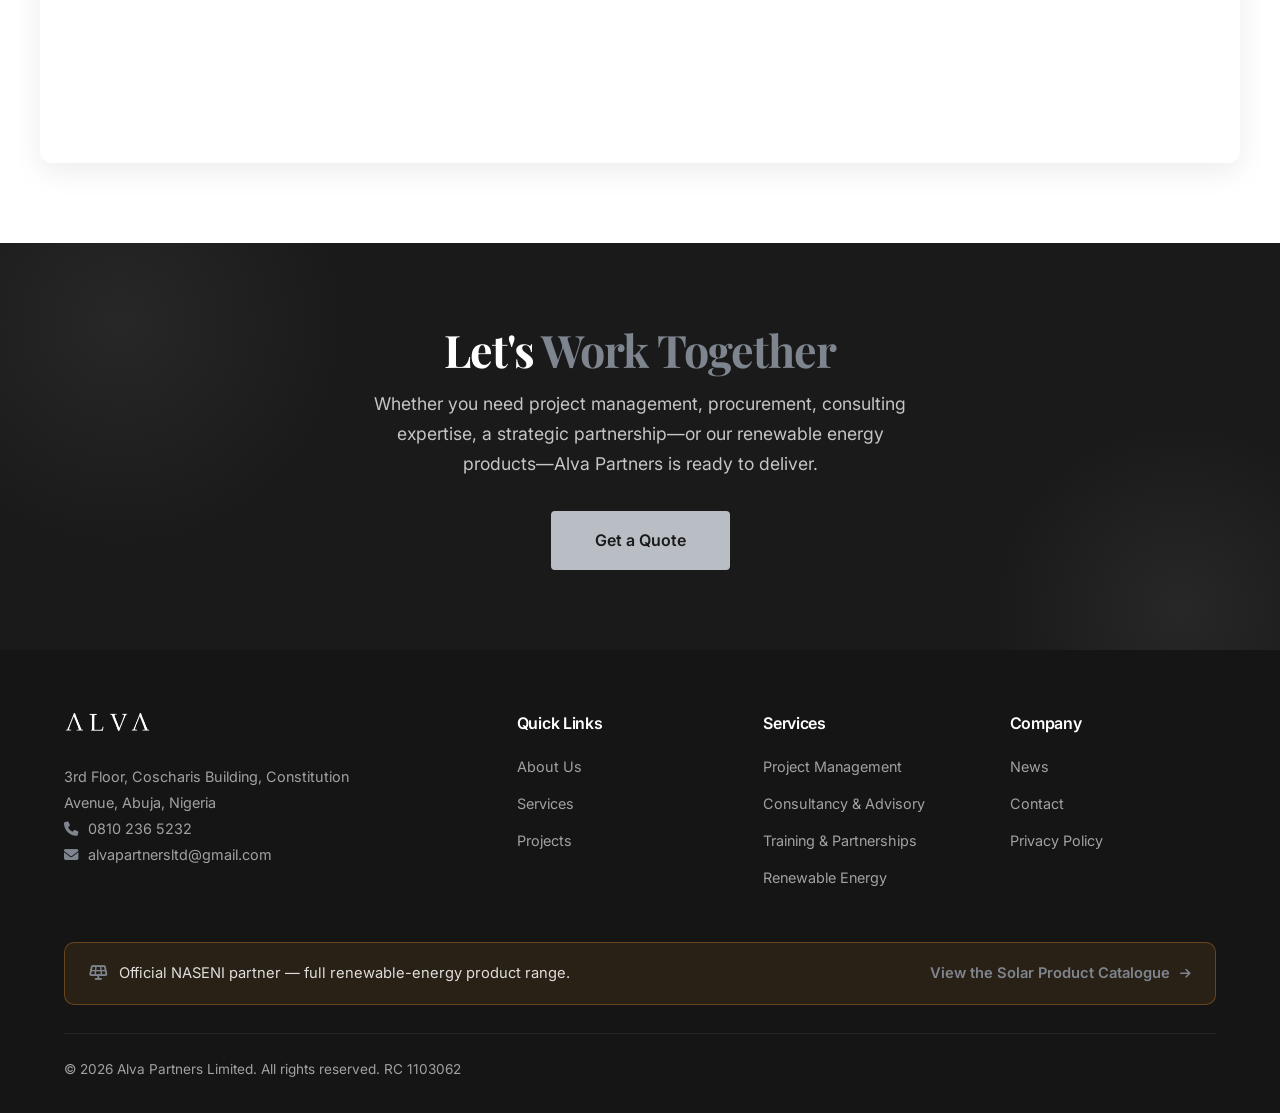
<file: contact-us.html>
<!DOCTYPE html>
<html lang="en">
<head>
    <meta charset="UTF-8" />
    <meta name="viewport" content="width=device-width, initial-scale=1.0" />
    <!-- Favicon -->
    <link rel="icon" href="images/logos/favicon.ico" sizes="any" />
    <link rel="icon" type="image/png" sizes="32x32" href="images/logos/favicon-32.png" />
    <link rel="icon" type="image/png" sizes="16x16" href="images/logos/favicon-16.png" />
    <link rel="apple-touch-icon" sizes="180x180" href="images/logos/apple-touch-icon.png" />
    <title>Contact Alva Partners</title>
    <meta name="description" content="Get in touch with Alva Partners in Abuja, Nigeria for project management, procurement and consulting services — call, email, or send us a message and our team will respond within 24 hours." />
    <!-- Open Graph / social sharing -->
    <meta property="og:type" content="website" />
    <meta property="og:site_name" content="Alva Partners" />
    <meta property="og:title" content="Contact Alva Partners" />
    <meta property="og:description" content="Get in touch with Alva Partners in Abuja, Nigeria for project management, procurement and consulting services — call, email, or send us a message and our team will respond within 24 hours." />
    <meta property="og:url" content="https://alvapartners.com.ng/contact-us.html" />
    <meta property="og:image" content="https://alvapartners.com.ng/images/og-image.jpg" />
    <meta property="og:image:width" content="1200" />
    <meta property="og:image:height" content="630" />
    <meta property="og:locale" content="en_NG" />
    <meta name="twitter:card" content="summary_large_image" />
    <meta name="twitter:title" content="Contact Alva Partners" />
    <meta name="twitter:description" content="Get in touch with Alva Partners in Abuja, Nigeria for project management, procurement and consulting services — call, email, or send us a message and our team will respond within 24 hours." />
    <meta name="twitter:image" content="https://alvapartners.com.ng/images/og-image.jpg" />

    <!-- Google Fonts -->
    <link rel="preconnect" href="https://fonts.googleapis.com" />
    <link rel="preconnect" href="https://fonts.gstatic.com" crossorigin />
    <link href="https://fonts.googleapis.com/css2?family=Playfair+Display:ital,wght@0,400;0,600;0,700;1,700&family=Inter:wght@300;400;500;600;700&family=Cinzel:wght@400;500;600&display=swap" rel="stylesheet" />

    <!-- Font Awesome -->
    <link rel="stylesheet" href="https://cdnjs.cloudflare.com/ajax/libs/font-awesome/6.5.2/css/all.min.css" />

    <!-- Shared design system -->
    <link rel="stylesheet" href="styles.css" />

    <style>
        /* ===== PAGE HEADER ===== */
        .page-header {
            padding: 140px 0 60px;
            --page-image: url('images/contact-header.jpg');
            color: var(--white);
            text-align: center;
            position: relative;
            overflow: hidden;
        }

        .page-header::before {
            content: '';
            position: absolute;
            top: -30%;
            right: -10%;
            width: 50%;
            height: 150%;
            background: radial-gradient(ellipse, rgba(126, 133, 142, 0.06) 0%, transparent 70%);
            pointer-events: none;
        }

        .page-header .container {
            position: relative;
            z-index: 2;
        }

        .page-header .breadcrumb {
            font-size: 0.8rem;
            color: rgba(255, 255, 255, 0.5);
            margin-bottom: 16px;
        }
        .page-header .breadcrumb a {
            color: var(--gold);
        }
        .page-header .breadcrumb a:hover {
            text-decoration: underline;
        }

        .page-header h1 {
            margin-bottom: 12px;
        }
        .page-header h1 span {
            color: var(--gold);
        }

        .page-header p {
            max-width: 640px;
            margin: 0 auto;
            color: rgba(255, 255, 255, 0.75);
            font-size: 1.15rem;
            line-height: 1.8;
        }

        .page-header .gold-line {
            width: 60px;
            height: 3px;
            background: var(--gold);
            margin: 16px auto 0;
            border-radius: 4px;
        }

        /* ===== CONTACT SECTION ===== */
        .contact-section {
            padding: 80px 0;
            background: var(--white);
        }

        .contact-wrapper {
            display: grid;
            grid-template-columns: 3fr 2fr;
            gap: 60px;
            align-items: start;
        }

        /* Contact Form */
        .contact-form {
            background: var(--off-white);
            padding: 44px 40px;
            border-radius: 12px;
            box-shadow: var(--shadow);
        }

        .contact-form h2 {
            color: var(--navy);
            margin-bottom: 8px;
            font-size: clamp(1.6rem, 2.5vw, 2rem);
        }

        .contact-form .form-subtitle {
            color: var(--slate);
            font-size: 0.95rem;
            margin-bottom: 28px;
        }

        .contact-form .form-group {
            margin-bottom: 20px;
        }

        .contact-form label {
            display: block;
            font-weight: 500;
            font-size: 0.9rem;
            color: var(--navy);
            margin-bottom: 6px;
        }

        .contact-form label .required {
            color: var(--gold);
        }

        .contact-form input,
        .contact-form select,
        .contact-form textarea {
            width: 100%;
            padding: 12px 16px;
            border: 1px solid rgba(35, 35, 35, 0.12);
            border-radius: 6px;
            font-family: 'Inter', sans-serif;
            font-size: 0.95rem;
            transition: var(--transition);
            background: var(--white);
            color: var(--almost-black);
        }

        .contact-form input:focus,
        .contact-form select:focus,
        .contact-form textarea:focus {
            outline: none;
            border-color: var(--gold);
            box-shadow: 0 0 0 3px rgba(126, 133, 142, 0.15);
            background: var(--white);
        }

        .contact-form textarea {
            min-height: 140px;
            resize: vertical;
        }

        .contact-form .btn {
            width: 100%;
            padding: 16px;
            font-size: 1rem;
        }

        .contact-form .form-row {
            display: grid;
            grid-template-columns: 1fr 1fr;
            gap: 16px;
        }

        /* Contact Info */
        .contact-info {
            display: flex;
            flex-direction: column;
            gap: 24px;
        }

        .contact-info .info-card {
            background: var(--off-white);
            padding: 24px 28px;
            border-radius: 12px;
            box-shadow: var(--shadow);
            display: flex;
            align-items: flex-start;
            gap: 18px;
            transition: var(--transition);
            border: 1px solid transparent;
        }

        .contact-info .info-card:hover {
            border-color: rgba(126, 133, 142, 0.2);
            transform: translateY(-2px);
        }

        .contact-info .info-card .icon {
            width: 48px;
            height: 48px;
            min-width: 48px;
            background: var(--navy);
            border-radius: 50%;
            display: flex;
            align-items: center;
            justify-content: center;
            color: var(--gold);
            font-size: 1.2rem;
        }

        .contact-info .info-card .details .label {
            font-weight: 600;
            color: var(--navy);
            font-size: 0.85rem;
            text-transform: uppercase;
            letter-spacing: 0.5px;
        }

        .contact-info .info-card .details .value {
            color: var(--slate);
            font-size: 0.95rem;
            line-height: 1.7;
        }

        .contact-info .info-card .details .value a {
            color: var(--slate);
            transition: var(--transition);
        }
        .contact-info .info-card .details .value a:hover {
            color: var(--gold);
        }

        /* Quick Action Buttons */
        .quick-actions {
            margin-top: 8px;
            display: flex;
            flex-direction: column;
            gap: 12px;
        }

        .quick-actions .btn {
            width: 100%;
            text-align: center;
            padding: 14px;
            font-size: 0.9rem;
        }

        .quick-actions .btn i {
            margin-right: 10px;
        }

        /* ===== MAP SECTION ===== */
        .map-section {
            padding: 0 0 80px;
            background: var(--white);
        }

        .map-section .container {
            border-radius: 12px;
            overflow: hidden;
            box-shadow: var(--shadow);
        }

        .map-placeholder {
            width: 100%;
            height: 380px;
            background: var(--off-white);
            display: flex;
            flex-direction: column;
            align-items: center;
            justify-content: center;
            color: var(--slate);
            border: 1px solid rgba(35, 35, 35, 0.06);
            text-align: center;
            padding: 40px;
        }

        .map-placeholder i {
            font-size: 3.6rem;
            color: var(--gold);
            margin-bottom: 16px;
            opacity: 0.5;
        }

        .map-placeholder p {
            font-size: 0.95rem;
            max-width: 400px;
            line-height: 1.8;
        }

        .map-placeholder .address {
            font-weight: 600;
            color: var(--navy);
            margin-top: 8px;
        }

        /* ===== CTA ===== */
        .cta-section {
            padding: 80px 0;
            background: var(--navy);
            color: var(--white);
            text-align: center;
        }

        .cta-section h2 {
            margin-bottom: 12px;
        }
        .cta-section h2 span {
            color: var(--gold);
        }

        .cta-section p {
            max-width: 560px;
            margin: 0 auto 32px;
            color: rgba(255, 255, 255, 0.75);
            font-size: 1.1rem;
        }

        .cta-section .btn-gold {
            font-size: 1rem;
            padding: 16px 44px;
        }

        /* ===== RESPONSIVE (page-specific) ===== */
        @media (max-width: 992px) {
            .contact-wrapper {
                grid-template-columns: 1fr;
                gap: 40px;
            }
        }

        @media (max-width: 768px) {
            .page-header {
                padding: 120px 0 48px;
            }

            .contact-form {
                padding: 28px 20px;
            }
            .contact-form .form-row {
                grid-template-columns: 1fr;
            }
            .contact-info .info-card {
                padding: 20px;
            }
            .map-placeholder {
                height: 260px;
            }
        }

        @media (max-width: 480px) {
            .contact-info .info-card {
                flex-direction: column;
                align-items: center;
                text-align: center;
            }
            .map-placeholder {
                height: 200px;
                padding: 20px;
            }
            .map-placeholder i {
                font-size: 2.4rem;
            }
        }
    </style>
</head>

<body>

    <!-- ===== HEADER ===== -->
    <header class="header" id="header">
        <div class="container">
            <a href="index.html" class="logo" aria-label="Alva Partners home">
                <img src="images/logos/alva-logo.png" alt="Alva Partners" class="logo-img" />
            </a>

            <nav class="nav" id="nav">
                <a href="index.html">Home</a>
                <a href="about.html">About</a>
                <a href="services.html">Services</a>
                <a href="portfolio.html">Projects</a>
                <a href="news.html">News</a>
                <a href="contact-us.html" class="nav-cta active" aria-current="page">Contact</a>
            </nav>

            <button class="nav-toggle" id="navToggle" aria-label="Toggle navigation" aria-expanded="false" aria-controls="nav">
                <i class="fas fa-bars"></i>
            </button>
        </div>
    </header>

    <!-- ===== PAGE HEADER ===== -->
    <section class="page-header">
        <div class="container">
            <div class="breadcrumb">
                <a href="index.html">Home</a> / Contact
            </div>
            <h1>Contact <span>Us</span></h1>
            <p>
                Reach out to discuss your project management, procurement or consulting needs, partnership
                opportunities, or our renewable energy offering. We're here to help.
            </p>
            <div class="gold-line"></div>
        </div>
    </section>

    <!-- ===== CONTACT SECTION ===== -->
    <section class="contact-section" id="contact">
        <div class="container">

            <div class="contact-wrapper">

                <!-- Contact Form -->
                <div class="contact-form">
                    <h2>Send Us a Message</h2>
                    <p class="form-subtitle">
                        Fill in the form below and our team will respond within 24 hours.
                    </p>

                    <form action="https://api.web3forms.com/submit" method="POST" class="web3form">
                        <input type="hidden" name="access_key" value="5df3102d-8929-42e8-991a-17ded035ba38" />
                        <input type="hidden" name="from_name" value="Alva Partners Website" />
                        <input type="checkbox" name="botcheck" style="display:none;" tabindex="-1" autocomplete="off" />
                        <div class="form-row">
                            <div class="form-group">
                                <label for="name">Full Name <span class="required">*</span></label>
                                <input type="text" id="name" name="name" placeholder="Enter your full name" required />
                            </div>
                            <div class="form-group">
                                <label for="email">Email Address <span class="required">*</span></label>
                                <input type="email" id="email" name="email" placeholder="Enter your email address" required />
                            </div>
                        </div>

                        <div class="form-group">
                            <label for="phone">Phone Number</label>
                            <input type="tel" id="phone" name="phone" placeholder="Enter your phone number" />
                        </div>

                        <div class="form-group">
                            <label for="subject">Subject <span class="required">*</span></label>
                            <select id="subject" name="subject" required>
                                <option value="">Select a subject...</option>
                                <option value="General Inquiry">General Inquiry</option>
                                <option value="Project Management">Project Management</option>
                                <option value="Procurement">Procurement</option>
                                <option value="Consulting Services">Consulting Services</option>
                                <option value="Partnership Opportunity">Partnership Opportunity</option>
                                <option value="Renewable Energy / Solar Products">Renewable Energy / Solar Products</option>
                                <option value="Other">Other</option>
                            </select>
                        </div>

                        <div class="form-group">
                            <label for="message">Message <span class="required">*</span></label>
                            <textarea id="message" name="message" placeholder="Tell us about your project, requirements, or any specific needs..." required></textarea>
                        </div>

                        <button type="submit" class="btn btn-gold">Send Message</button>
                        <div class="form-status" role="status" aria-live="polite"></div>
                    </form>
                </div>

                <!-- Contact Info -->
                <div class="contact-info">

                    <div class="info-card">
                        <div class="icon"><i class="fas fa-map-marker-alt"></i></div>
                        <div class="details">
                            <div class="label">Office Address</div>
                            <div class="value">
                                3rd Floor, Coscharis Building,<br />
                                Constitution Avenue, Abuja, Nigeria
                            </div>
                        </div>
                    </div>

                    <div class="info-card">
                        <div class="icon"><i class="fas fa-phone-alt"></i></div>
                        <div class="details">
                            <div class="label">Phone</div>
                            <div class="value">
                                <a href="tel:+2348102365232">0810 236 5232</a>
                            </div>
                        </div>
                    </div>

                    <div class="info-card">
                        <div class="icon"><i class="fas fa-envelope"></i></div>
                        <div class="details">
                            <div class="label">Email</div>
                            <div class="value">
                                <a href="mailto:alvapartnersltd@gmail.com">alvapartnersltd@gmail.com</a>
                            </div>
                        </div>
                    </div>

                    <div class="info-card">
                        <div class="icon"><i class="fas fa-clock"></i></div>
                        <div class="details">
                            <div class="label">Office Hours</div>
                            <div class="value">
                                Monday – Friday<br />
                                8:00 AM – 5:00 PM (WAT)
                            </div>
                        </div>
                    </div>

                    <!-- Quick Actions -->
                    <div class="quick-actions">
                        <a href="services.html" class="btn btn-navy">
                            <i class="fas fa-briefcase"></i> Our Services
                        </a>
                        <a href="portfolio.html" class="btn btn-outline-navy">
                            <i class="fas fa-folder-open"></i> See Our Projects
                        </a>
                    </div>

                </div>
            </div>

        </div>
    </section>

    <!-- ===== MAP SECTION ===== -->
    <section class="map-section">
        <div class="container">
            <iframe
                title="Alva Partners office location on Google Maps"
                src="https://www.google.com/maps/embed?pb=!1m18!1m12!1m3!1d3940.134802952708!2d7.4794562!3d9.051466399999999!2m3!1f0!2f0!3f0!3m2!1i1024!2i768!4f13.1!3m3!1m2!1s0x104e0b0a494d71c9%3A0xa5872448e4d953f5!2sCoscharis%20Motors%20Plc%2C%20ABUJA!5e0!3m2!1sen!2sng!4v1783107365667!5m2!1sen!2sng"
                width="100%"
                height="420"
                style="border:0; display:block;"
                allowfullscreen=""
                loading="lazy"
                referrerpolicy="strict-origin-when-cross-origin"
            ></iframe>
        </div>
    </section>

    <!-- ===== CTA ===== -->
    <section class="cta-section">
        <div class="container">
            <h2>Let's <span>Work Together</span></h2>
            <p>
                Whether you need project management, procurement, consulting expertise, a strategic
                partnership—or our renewable energy products—Alva Partners is ready to deliver.
            </p>
            <a href="#contact" class="btn btn-gold">Get a Quote</a>
        </div>
    </section>

    <!-- ===== FOOTER ===== -->
    <footer class="footer">
        <div class="container">
            <div class="footer-grid">
                <div class="footer-brand">
                    <a href="index.html" class="logo footer-logo" aria-label="Alva Partners home">
                        <img src="images/logos/alva-logo.png" alt="Alva Partners" class="logo-img" />
                    </a>
                    <p>
                        3rd Floor, Coscharis Building, Constitution Avenue, Abuja, Nigeria<br />
                        <i class="fas fa-phone" style="margin-right:6px; color:var(--gold);"></i> 0810 236 5232<br />
                        <i class="fas fa-envelope" style="margin-right:6px; color:var(--gold);"></i> alvapartnersltd@gmail.com
                    </p>
                </div>

                <div>
                    <h4>Quick Links</h4>
                    <ul>
                        <li><a href="about.html">About Us</a></li>
                        <li><a href="services.html">Services</a></li>
                        <li><a href="portfolio.html">Projects</a></li>
                    </ul>
                </div>

                <div>
                    <h4>Services</h4>
                    <ul>
                        <li><a href="services.html">Project Management</a></li>
                        <li><a href="services.html">Consultancy &amp; Advisory</a></li>
                        <li><a href="services.html">Training &amp; Partnerships</a></li>
                        <li><a href="solar.html">Renewable Energy</a></li>
                    </ul>
                </div>

                <div>
                    <h4>Company</h4>
                    <ul>
                        <li><a href="news.html">News</a></li>
                        <li><a href="contact-us.html">Contact</a></li>
                        <li><a href="privacy-policy.html">Privacy Policy</a></li>
                    </ul>
                </div>
            </div>

            <div class="footer-solar-cta">
                <span><i class="fas fa-solar-panel"></i> Official NASENI partner — full renewable-energy product range.</span>
                <a href="solar.html">View the Solar Product Catalogue <i class="fas fa-arrow-right"></i></a>
            </div>

            <div class="footer-bottom">
                <span>&copy; 2026 Alva Partners Limited. All rights reserved. RC 1103062</span>
                <!-- Social icons hidden until social profiles are live
<div class="footer-social">
                    <a href="#" aria-label="LinkedIn"><i class="fab fa-linkedin-in"></i></a>
                    <a href="#" aria-label="Twitter"><i class="fab fa-twitter"></i></a>
                    <a href="#" aria-label="Facebook"><i class="fab fa-facebook-f"></i></a>
                    <a href="#" aria-label="YouTube"><i class="fab fa-youtube"></i></a>
                </div>
                -->
            </div>
        </div>
    </footer>

    <!-- ===== SCRIPTS ===== -->
    <script src="main.js"></script>

</body>
</html>
</file>
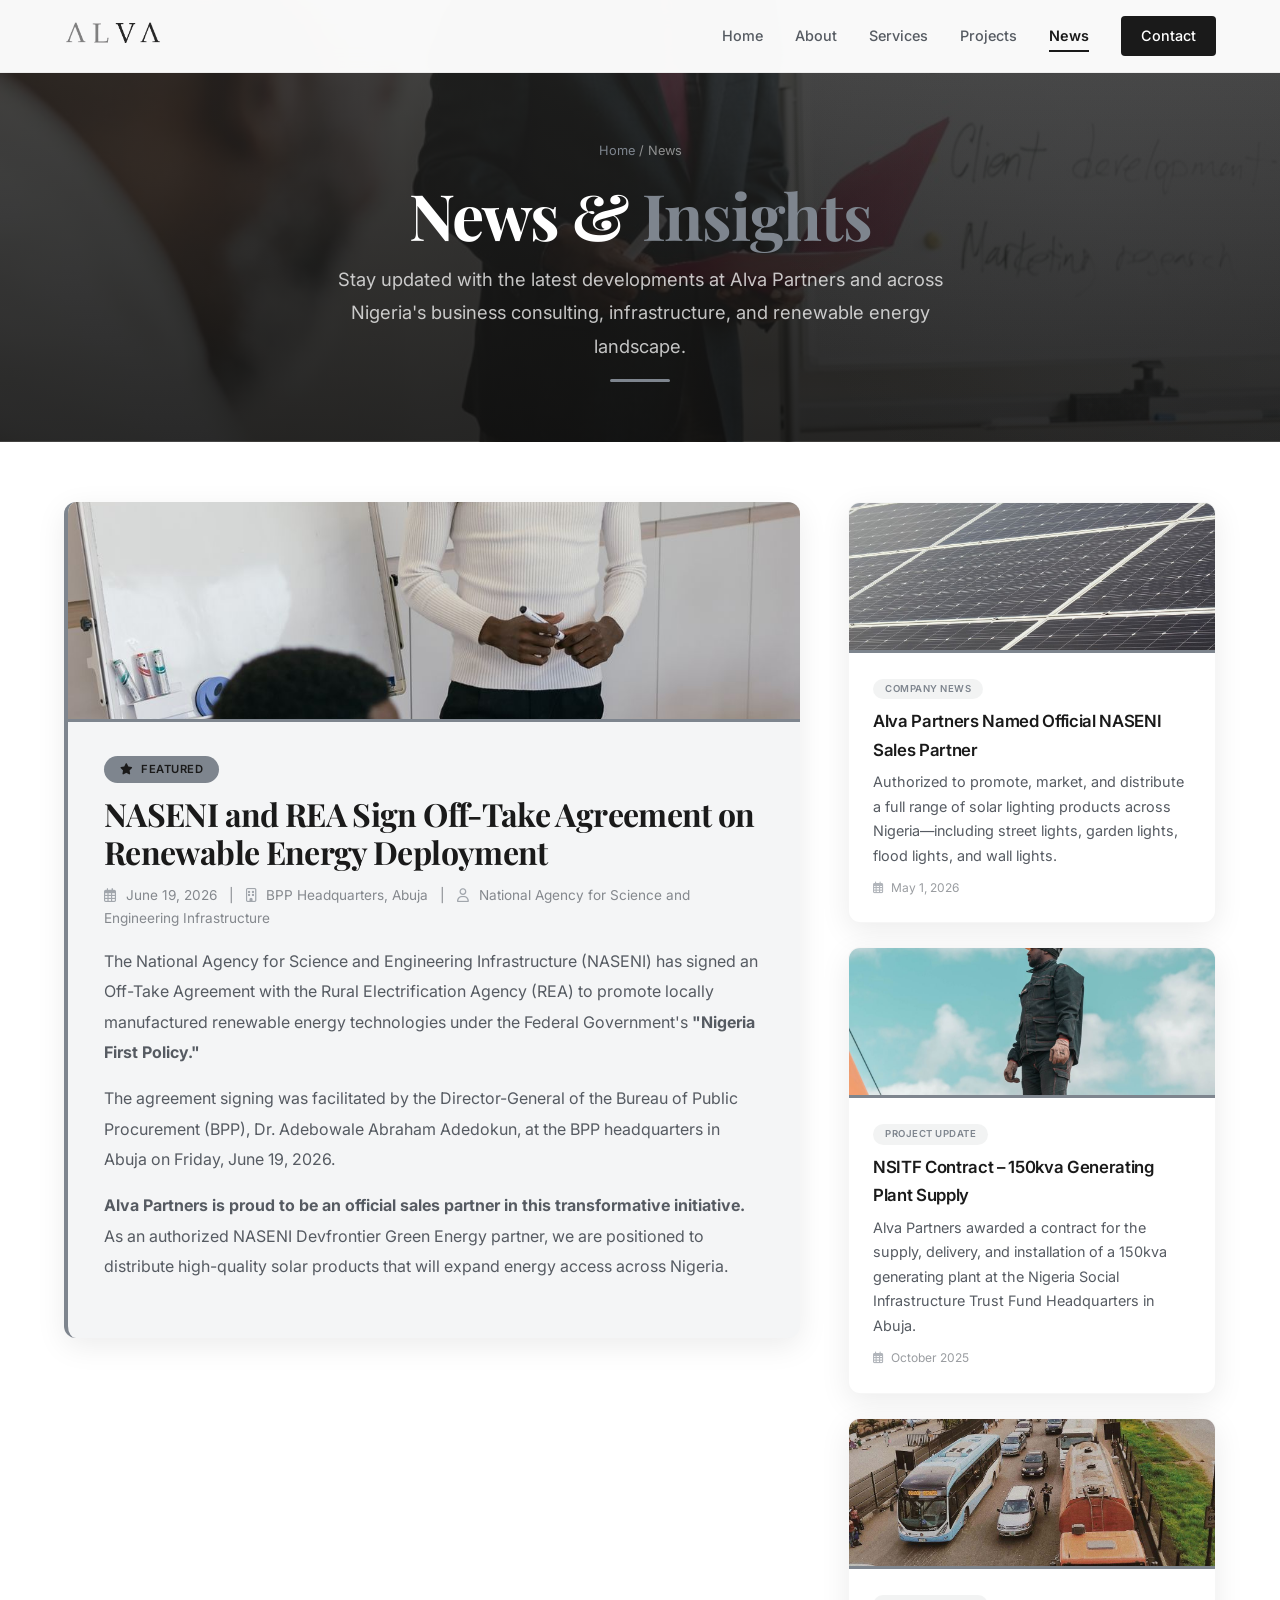
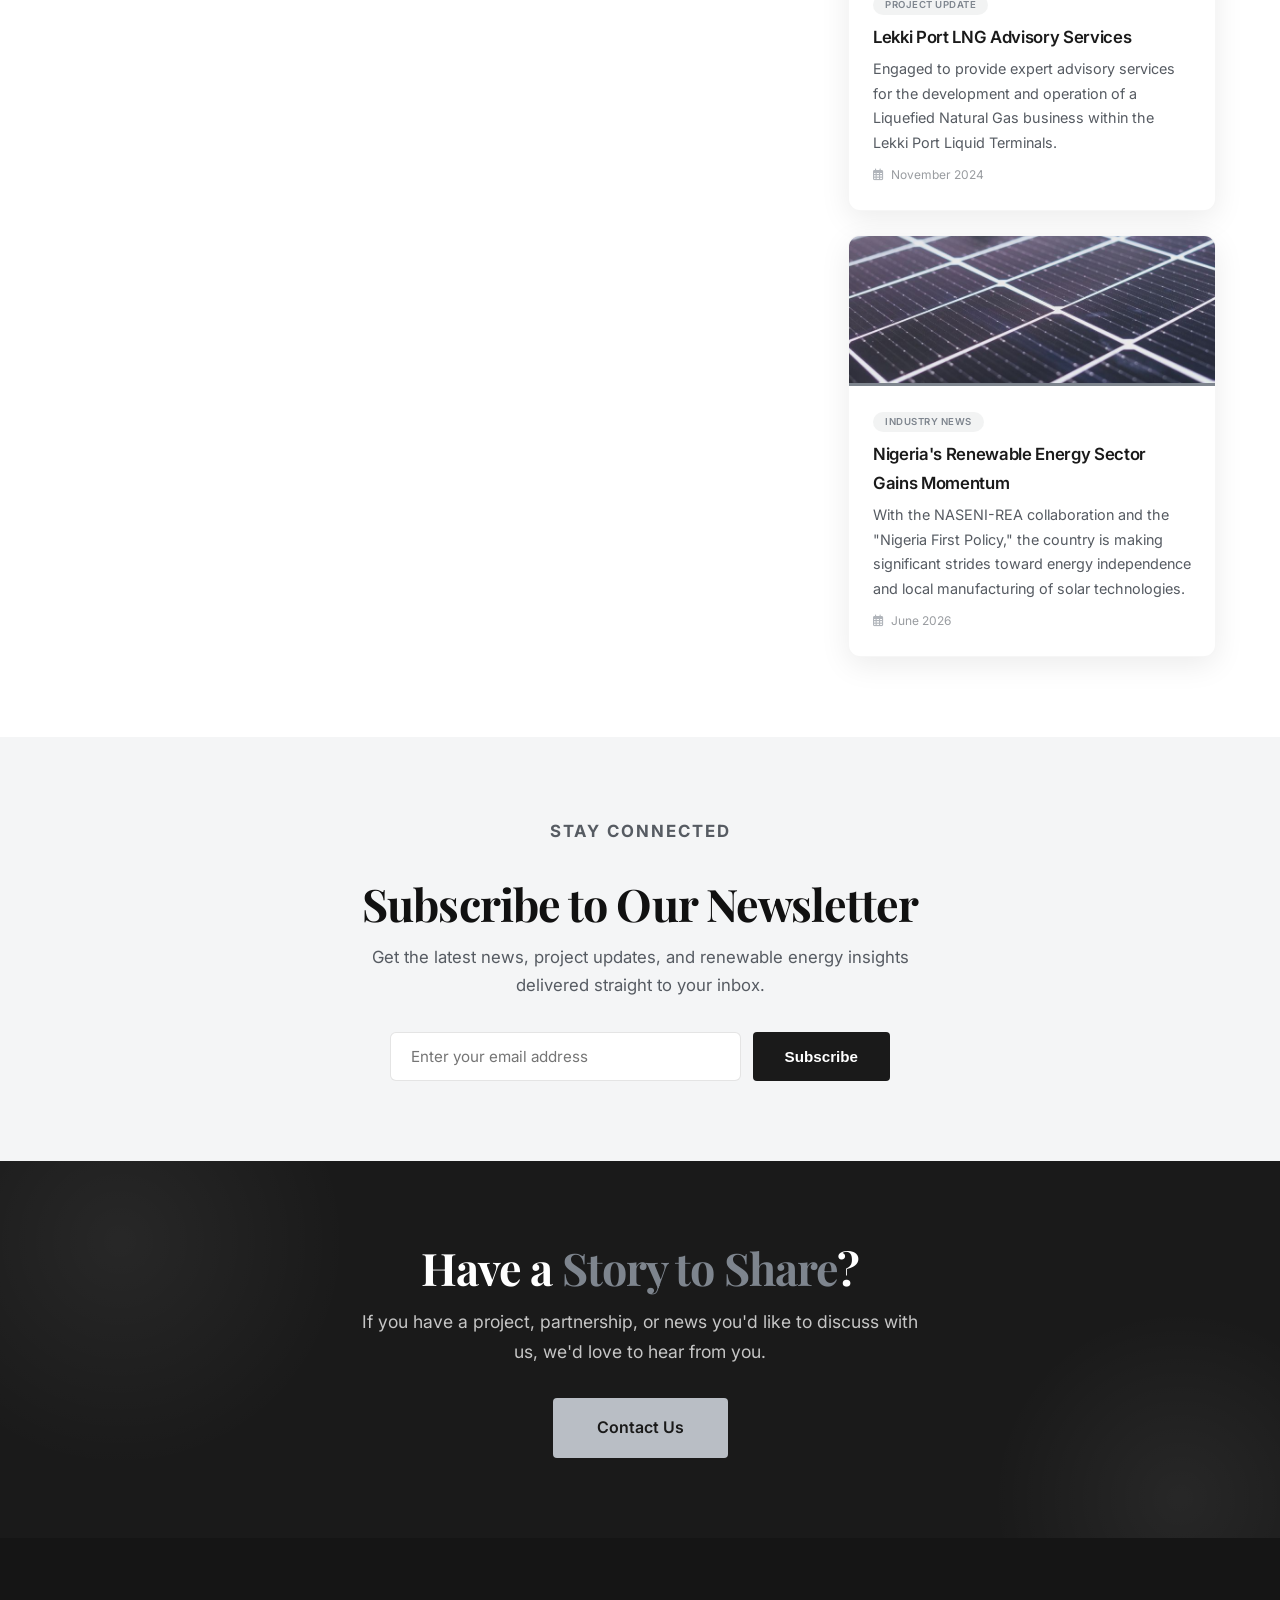
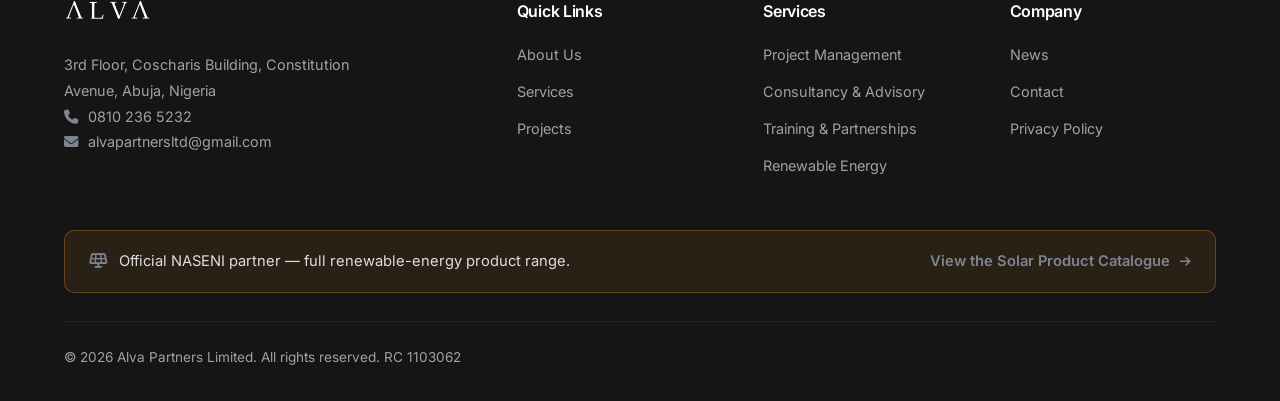
<file: news.html>
<!DOCTYPE html>
<html lang="en">
<head>
    <meta charset="UTF-8" />
    <meta name="viewport" content="width=device-width, initial-scale=1.0" />
    <!-- Favicon -->
    <link rel="icon" href="images/logos/favicon.ico" sizes="any" />
    <link rel="icon" type="image/png" sizes="32x32" href="images/logos/favicon-32.png" />
    <link rel="icon" type="image/png" sizes="16x16" href="images/logos/favicon-16.png" />
    <link rel="apple-touch-icon" sizes="180x180" href="images/logos/apple-touch-icon.png" />
    <title>News & Insights – Alva Partners</title>
    <meta name="description" content="Read the latest news and insights from Alva Partners, covering our project management, consulting, and infrastructure work across Nigeria, alongside renewable energy developments." />
    <!-- Open Graph / social sharing -->
    <meta property="og:type" content="website" />
    <meta property="og:site_name" content="Alva Partners" />
    <meta property="og:title" content="News & Insights – Alva Partners" />
    <meta property="og:description" content="Read the latest news and insights from Alva Partners, covering our project management, consulting, and infrastructure work across Nigeria, alongside renewable energy developments." />
    <meta property="og:url" content="https://alvapartners.com.ng/news.html" />
    <meta property="og:image" content="https://alvapartners.com.ng/images/og-image.jpg" />
    <meta property="og:image:width" content="1200" />
    <meta property="og:image:height" content="630" />
    <meta property="og:locale" content="en_NG" />
    <meta name="twitter:card" content="summary_large_image" />
    <meta name="twitter:title" content="News & Insights – Alva Partners" />
    <meta name="twitter:description" content="Read the latest news and insights from Alva Partners, covering our project management, consulting, and infrastructure work across Nigeria, alongside renewable energy developments." />
    <meta name="twitter:image" content="https://alvapartners.com.ng/images/og-image.jpg" />

    <!-- Google Fonts -->
    <link rel="preconnect" href="https://fonts.googleapis.com" />
    <link rel="preconnect" href="https://fonts.gstatic.com" crossorigin />
    <link href="https://fonts.googleapis.com/css2?family=Playfair+Display:ital,wght@0,400;0,600;0,700;1,700&family=Inter:wght@300;400;500;600;700&family=Cinzel:wght@400;500;600&display=swap" rel="stylesheet" />

    <!-- Font Awesome -->
    <link rel="stylesheet" href="https://cdnjs.cloudflare.com/ajax/libs/font-awesome/6.5.2/css/all.min.css" />

    <!-- Shared design system -->
    <link rel="stylesheet" href="styles.css" />

    <style>
        /* ===== PAGE HEADER ===== */
        .page-header {
            padding: 140px 0 60px;
            --page-image: url('images/news-header.jpg');
            background-color: var(--navy);
            color: var(--white);
            text-align: center;
            position: relative;
            overflow: hidden;
        }

        .page-header::before {
            content: '';
            position: absolute;
            top: -30%;
            right: -10%;
            width: 50%;
            height: 150%;
            background: radial-gradient(ellipse, rgba(126, 133, 142, 0.06) 0%, transparent 70%);
            pointer-events: none;
        }

        .page-header .container {
            position: relative;
            z-index: 2;
        }

        .page-header .breadcrumb {
            font-size: 0.8rem;
            color: rgba(255, 255, 255, 0.5);
            margin-bottom: 16px;
        }
        .page-header .breadcrumb a {
            color: var(--gold);
        }
        .page-header .breadcrumb a:hover {
            text-decoration: underline;
        }

        .page-header h1 {
            margin-bottom: 12px;
        }
        .page-header h1 span {
            color: var(--gold);
        }

        .page-header p {
            max-width: 640px;
            margin: 0 auto;
            color: rgba(255, 255, 255, 0.75);
            font-size: 1.15rem;
            line-height: 1.8;
        }

        .page-header .gold-line {
            width: 60px;
            height: 3px;
            background: var(--gold);
            margin: 16px auto 0;
            border-radius: 4px;
        }

        /* ===== NEWS GRID ===== */
        .news-section {
            padding: 60px 0 80px;
            background: var(--white);
        }

        .news-grid {
            display: grid;
            grid-template-columns: 2fr 1fr;
            gap: 48px;
            align-items: start;
        }

        /* Featured Article */
        .featured-article {
            background: var(--off-white);
            border-radius: 12px;
            overflow: hidden;
            box-shadow: var(--shadow);
            border-left: 4px solid var(--gold);
        }

        .featured-article .article-image {
            height: 220px;
            background: var(--navy);
            overflow: hidden;
            border-bottom: 3px solid var(--gold);
        }

        .featured-article .article-image img {
            width: 100%;
            height: 100%;
            object-fit: cover;
            display: block;
            transition: transform 0.4s ease;
        }

        .featured-article:hover .article-image img {
            transform: scale(1.05);
        }

        .featured-article .article-body {
            padding: 32px 36px 40px;
        }

        .featured-article .article-tag {
            display: inline-block;
            background: var(--gold);
            color: var(--navy);
            font-size: 0.7rem;
            font-weight: 600;
            padding: 4px 16px;
            border-radius: 100px;
            text-transform: uppercase;
            letter-spacing: 0.5px;
            margin-bottom: 12px;
        }

        .featured-article .article-body h2 {
            color: var(--navy);
            margin-bottom: 12px;
            font-size: clamp(1.6rem, 2.5vw, 2.2rem);
        }

        .featured-article .article-body .meta {
            font-size: 0.85rem;
            color: var(--slate);
            opacity: 0.7;
            margin-bottom: 16px;
        }

        .featured-article .article-body .meta i {
            margin-right: 6px;
            color: var(--gold);
        }

        .featured-article .article-body p {
            color: var(--slate);
            font-size: 1rem;
            line-height: 1.9;
            margin-bottom: 16px;
        }

        .featured-article .article-body .read-more {
            color: var(--gold);
            font-weight: 600;
            font-size: 0.9rem;
            transition: var(--transition);
            display: inline-flex;
            align-items: center;
            gap: 8px;
        }

        .featured-article .article-body .read-more:hover {
            color: #333333;
            transform: translateX(4px);
        }

        /* Side Articles */
        .side-articles {
            display: flex;
            flex-direction: column;
            gap: 24px;
        }

        .side-article {
            background: var(--white);
            border-radius: 12px;
            padding: 0;
            box-shadow: var(--shadow);
            border: 1px solid rgba(35, 35, 35, 0.04);
            transition: var(--transition);
            overflow: hidden;
        }

        .side-article:hover {
            border-color: rgba(126, 133, 142, 0.2);
            transform: translateY(-4px);
            box-shadow: 0 12px 36px rgba(0, 0, 0, 0.06);
        }

        .side-article .side-image {
            height: 150px;
            background: var(--navy);
            overflow: hidden;
            border-bottom: 3px solid var(--gold);
        }

        .side-article .side-image img {
            width: 100%;
            height: 100%;
            object-fit: cover;
            display: block;
            transition: transform 0.4s ease;
        }

        .side-article:hover .side-image img {
            transform: scale(1.05);
        }

        .side-article .side-body {
            padding: 20px 24px 24px;
        }

        .side-article .side-tag {
            display: inline-block;
            font-size: 0.6rem;
            font-weight: 600;
            text-transform: uppercase;
            letter-spacing: 0.5px;
            color: var(--gold);
            background: rgba(126, 133, 142, 0.1);
            padding: 2px 12px;
            border-radius: 100px;
            margin-bottom: 8px;
        }

        .side-article h3 {
            font-family: 'Inter', sans-serif;
            font-weight: 600;
            font-size: 1.05rem;
            color: var(--navy);
            margin-bottom: 6px;
        }

        .side-article p {
            font-size: 0.9rem;
            color: var(--slate);
            line-height: 1.7;
            margin-bottom: 10px;
        }

        .side-article .meta {
            font-size: 0.75rem;
            color: var(--slate);
            opacity: 0.6;
        }

        .side-article .meta i {
            margin-right: 4px;
            color: var(--gold);
        }

        .side-article .read-more-sm {
            color: var(--gold);
            font-weight: 500;
            font-size: 0.85rem;
            transition: var(--transition);
            display: inline-flex;
            align-items: center;
            gap: 6px;
            margin-top: 4px;
        }

        .side-article .read-more-sm:hover {
            color: #333333;
            transform: translateX(4px);
        }

        /* ===== SUBSCRIBE SECTION ===== */
        .subscribe-section {
            padding: 80px 0;
            background: var(--off-white);
            text-align: center;
        }

        .subscribe-section h2 {
            margin-bottom: 12px;
        }

        .subscribe-section p {
            max-width: 560px;
            margin: 0 auto 32px;
            color: var(--slate);
            font-size: 1.05rem;
        }

        .subscribe-form {
            display: flex;
            max-width: 500px;
            margin: 0 auto;
            gap: 12px;
        }

        .subscribe-form input {
            flex: 1;
            padding: 14px 20px;
            border: 1px solid rgba(35, 35, 35, 0.12);
            border-radius: 6px;
            font-family: 'Inter', sans-serif;
            font-size: 0.95rem;
            transition: var(--transition);
            background: var(--white);
            color: var(--almost-black);
        }

        .subscribe-form input:focus {
            outline: none;
            border-color: var(--gold);
            box-shadow: 0 0 0 3px rgba(126, 133, 142, 0.15);
        }

        .subscribe-form .btn {
            padding: 14px 32px;
            white-space: nowrap;
        }

        /* ===== CTA ===== */
        .cta-section {
            padding: 80px 0;
            background: var(--navy);
            color: var(--white);
            text-align: center;
        }

        .cta-section h2 {
            margin-bottom: 12px;
        }
        .cta-section h2 span {
            color: var(--gold);
        }

        .cta-section p {
            max-width: 560px;
            margin: 0 auto 32px;
            color: rgba(255, 255, 255, 0.75);
            font-size: 1.1rem;
        }

        .cta-section .btn-gold {
            font-size: 1rem;
            padding: 16px 44px;
        }

        /* ===== RESPONSIVE ===== */
        @media (max-width: 992px) {
            .news-grid {
                grid-template-columns: 1fr;
            }
        }

        @media (max-width: 768px) {
            .page-header {
                padding: 120px 0 48px;
            }

            .featured-article .article-body {
                padding: 24px;
            }
            .subscribe-form {
                flex-direction: column;
            }
        }

        @media (max-width: 480px) {
            .featured-article .article-image {
                height: 140px;
            }
            .side-article .side-body {
                padding: 18px 20px;
            }
            .side-article .side-image {
                height: 120px;
            }
        }
    </style>
</head>

<body>

    <!-- ===== HEADER ===== -->
    <header class="header" id="header">
        <div class="container">
            <a href="index.html" class="logo" aria-label="Alva Partners home">
                <img src="images/logos/alva-logo.png" alt="Alva Partners" class="logo-img" />
            </a>

            <nav class="nav" id="nav">
                <a href="index.html">Home</a>
                <a href="about.html">About</a>
                <a href="services.html">Services</a>
                <a href="portfolio.html">Projects</a>
                <a href="news.html" class="active" aria-current="page">News</a>
                <a href="contact-us.html" class="nav-cta">Contact</a>
            </nav>

            <button class="nav-toggle" id="navToggle" aria-label="Toggle navigation" aria-expanded="false" aria-controls="nav">
                <i class="fas fa-bars"></i>
            </button>
        </div>
    </header>

    <!-- ===== PAGE HEADER ===== -->
    <section class="page-header">
        <div class="container">
            <div class="breadcrumb">
                <a href="index.html">Home</a> / News
            </div>
            <h1>News &amp; <span>Insights</span></h1>
            <p>
                Stay updated with the latest developments at Alva Partners and across Nigeria's
                business consulting, infrastructure, and renewable energy landscape.
            </p>
            <div class="gold-line"></div>
        </div>
    </section>

    <!-- ===== NEWS GRID ===== -->
    <section class="news-section">
        <div class="container">

            <div class="news-grid">

                <!-- Featured Article -->
                <div class="featured-article">
                    <div class="article-image">
                        <img src="images/business-meeting.jpg" alt="Business leaders meeting to discuss the NASENI and REA partnership" loading="lazy" />
                    </div>
                    <div class="article-body">
                        <span class="article-tag"><i class="fas fa-star" style="margin-right:4px;"></i> Featured</span>
                        <h2>NASENI and REA Sign Off-Take Agreement on Renewable Energy Deployment</h2>
                        <div class="meta">
                            <i class="far fa-calendar-alt"></i> June 19, 2026
                            &nbsp;&nbsp;|&nbsp;&nbsp;
                            <i class="far fa-building"></i> BPP Headquarters, Abuja
                            &nbsp;&nbsp;|&nbsp;&nbsp;
                            <i class="far fa-user"></i> National Agency for Science and Engineering Infrastructure
                        </div>
                        <p>
                            The National Agency for Science and Engineering Infrastructure (NASENI) has signed an
                            Off-Take Agreement with the Rural Electrification Agency (REA) to promote
                            locally manufactured renewable energy technologies under the Federal Government's
                            <strong>"Nigeria First Policy."</strong>
                        </p>
                        <p>
                            The agreement signing was facilitated by the Director-General of the Bureau of Public
                            Procurement (BPP), Dr. Adebowale Abraham Adedokun, at the BPP headquarters in Abuja on
                            Friday, June 19, 2026.
                        </p>
                        <p>
                            <strong>Alva Partners is proud to be an official sales partner in this transformative
                            initiative.</strong> As an authorized NASENI Devfrontier Green Energy partner, we are
                            positioned to distribute high-quality solar products that will expand energy access
                            across Nigeria.
                        </p>
                    </div>
                </div>

                <!-- Side Articles -->
                <div class="side-articles">

                    <div class="side-article">
                        <div class="side-image">
                            <img src="images/pillars-solar.jpg" alt="Rows of solar panels" loading="lazy" />
                        </div>
                        <div class="side-body">
                            <span class="side-tag">Company News</span>
                            <h3>Alva Partners Named Official NASENI Sales Partner</h3>
                            <p>
                                Authorized to promote, market, and distribute a full range of solar lighting products
                                across Nigeria—including street lights, garden lights, flood lights, and wall lights.
                            </p>
                            <div class="meta">
                                <i class="far fa-calendar-alt"></i> May 1, 2026
                            </div>
                        </div>
                    </div>

                    <div class="side-article">
                        <div class="side-image">
                            <img src="images/product-rooftop.jpg" alt="Worker at a power generating plant site" loading="lazy" />
                        </div>
                        <div class="side-body">
                            <span class="side-tag">Project Update</span>
                            <h3>NSITF Contract – 150kva Generating Plant Supply</h3>
                            <p>
                                Alva Partners awarded a contract for the supply, delivery, and installation of a
                                150kva generating plant at the Nigeria Social Infrastructure Trust Fund Headquarters
                                in Abuja.
                            </p>
                            <div class="meta">
                                <i class="far fa-calendar-alt"></i> October 2025
                            </div>
                        </div>
                    </div>

                    <div class="side-article">
                        <div class="side-image">
                            <img src="images/contact-header.jpg" alt="Busy port-city road" loading="lazy" />
                        </div>
                        <div class="side-body">
                            <span class="side-tag">Project Update</span>
                            <h3>Lekki Port LNG Advisory Services</h3>
                            <p>
                                Engaged to provide expert advisory services for the development and operation of a
                                Liquefied Natural Gas business within the Lekki Port Liquid Terminals.
                            </p>
                            <div class="meta">
                                <i class="far fa-calendar-alt"></i> November 2024
                            </div>
                        </div>
                    </div>

                    <div class="side-article">
                        <div class="side-image">
                            <img src="images/product-panel.jpg" alt="Close-up of solar panel cells" loading="lazy" />
                        </div>
                        <div class="side-body">
                            <span class="side-tag">Industry News</span>
                            <h3>Nigeria's Renewable Energy Sector Gains Momentum</h3>
                            <p>
                                With the NASENI-REA collaboration and the "Nigeria First Policy," the country is
                                making significant strides toward energy independence and local manufacturing of
                                solar technologies.
                            </p>
                            <div class="meta">
                                <i class="far fa-calendar-alt"></i> June 2026
                            </div>
                        </div>
                    </div>

                </div>
            </div>

        </div>
    </section>

    <!-- ===== SUBSCRIBE ===== -->
    <section class="subscribe-section">
        <div class="container">
            <p class="section-label">Stay Connected</p>
            <h2>Subscribe to Our Newsletter</h2>
            <p>
                Get the latest news, project updates, and renewable energy insights delivered
                straight to your inbox.
            </p>

            <form class="subscribe-form">
                <input type="email" placeholder="Enter your email address" required />
                <button type="submit" class="btn btn-gold">Subscribe</button>
            </form>
        </div>
    </section>

    <!-- ===== CTA ===== -->
    <section class="cta-section">
        <div class="container">
            <h2>Have a <span>Story to Share</span>?</h2>
            <p>
                If you have a project, partnership, or news you'd like to discuss with us,
                we'd love to hear from you.
            </p>
            <a href="contact-us.html" class="btn btn-gold">Contact Us</a>
        </div>
    </section>

    <!-- ===== FOOTER ===== -->
    <footer class="footer">
        <div class="container">
            <div class="footer-grid">
                <div class="footer-brand">
                    <a href="index.html" class="logo footer-logo" aria-label="Alva Partners home">
                        <img src="images/logos/alva-logo.png" alt="Alva Partners" class="logo-img" />
                    </a>
                    <p>
                        3rd Floor, Coscharis Building, Constitution Avenue, Abuja, Nigeria<br />
                        <i class="fas fa-phone" style="margin-right:6px; color:var(--gold);"></i> 0810 236 5232<br />
                        <i class="fas fa-envelope" style="margin-right:6px; color:var(--gold);"></i> alvapartnersltd@gmail.com
                    </p>
                </div>

                <div>
                    <h4>Quick Links</h4>
                    <ul>
                        <li><a href="about.html">About Us</a></li>
                        <li><a href="services.html">Services</a></li>
                        <li><a href="portfolio.html">Projects</a></li>
                    </ul>
                </div>

                <div>
                    <h4>Services</h4>
                    <ul>
                        <li><a href="services.html">Project Management</a></li>
                        <li><a href="services.html">Consultancy &amp; Advisory</a></li>
                        <li><a href="services.html">Training &amp; Partnerships</a></li>
                        <li><a href="solar.html">Renewable Energy</a></li>
                    </ul>
                </div>

                <div>
                    <h4>Company</h4>
                    <ul>
                        <li><a href="news.html">News</a></li>
                        <li><a href="contact-us.html">Contact</a></li>
                        <li><a href="privacy-policy.html">Privacy Policy</a></li>
                    </ul>
                </div>
            </div>

            <div class="footer-solar-cta">
                <span><i class="fas fa-solar-panel"></i> Official NASENI partner — full renewable-energy product range.</span>
                <a href="solar.html">View the Solar Product Catalogue <i class="fas fa-arrow-right"></i></a>
            </div>

            <div class="footer-bottom">
                <span>&copy; 2026 Alva Partners Limited. All rights reserved. RC 1103062</span>
                <!-- Social icons hidden until social profiles are live
<div class="footer-social">
                    <a href="#" aria-label="LinkedIn"><i class="fab fa-linkedin-in"></i></a>
                    <a href="#" aria-label="Twitter"><i class="fab fa-twitter"></i></a>
                    <a href="#" aria-label="Facebook"><i class="fab fa-facebook-f"></i></a>
                    <a href="#" aria-label="YouTube"><i class="fab fa-youtube"></i></a>
                </div>
                -->
            </div>
        </div>
    </footer>

    <!-- ===== SCRIPTS ===== -->
    <script src="main.js"></script>

</body>
</html>
</file>
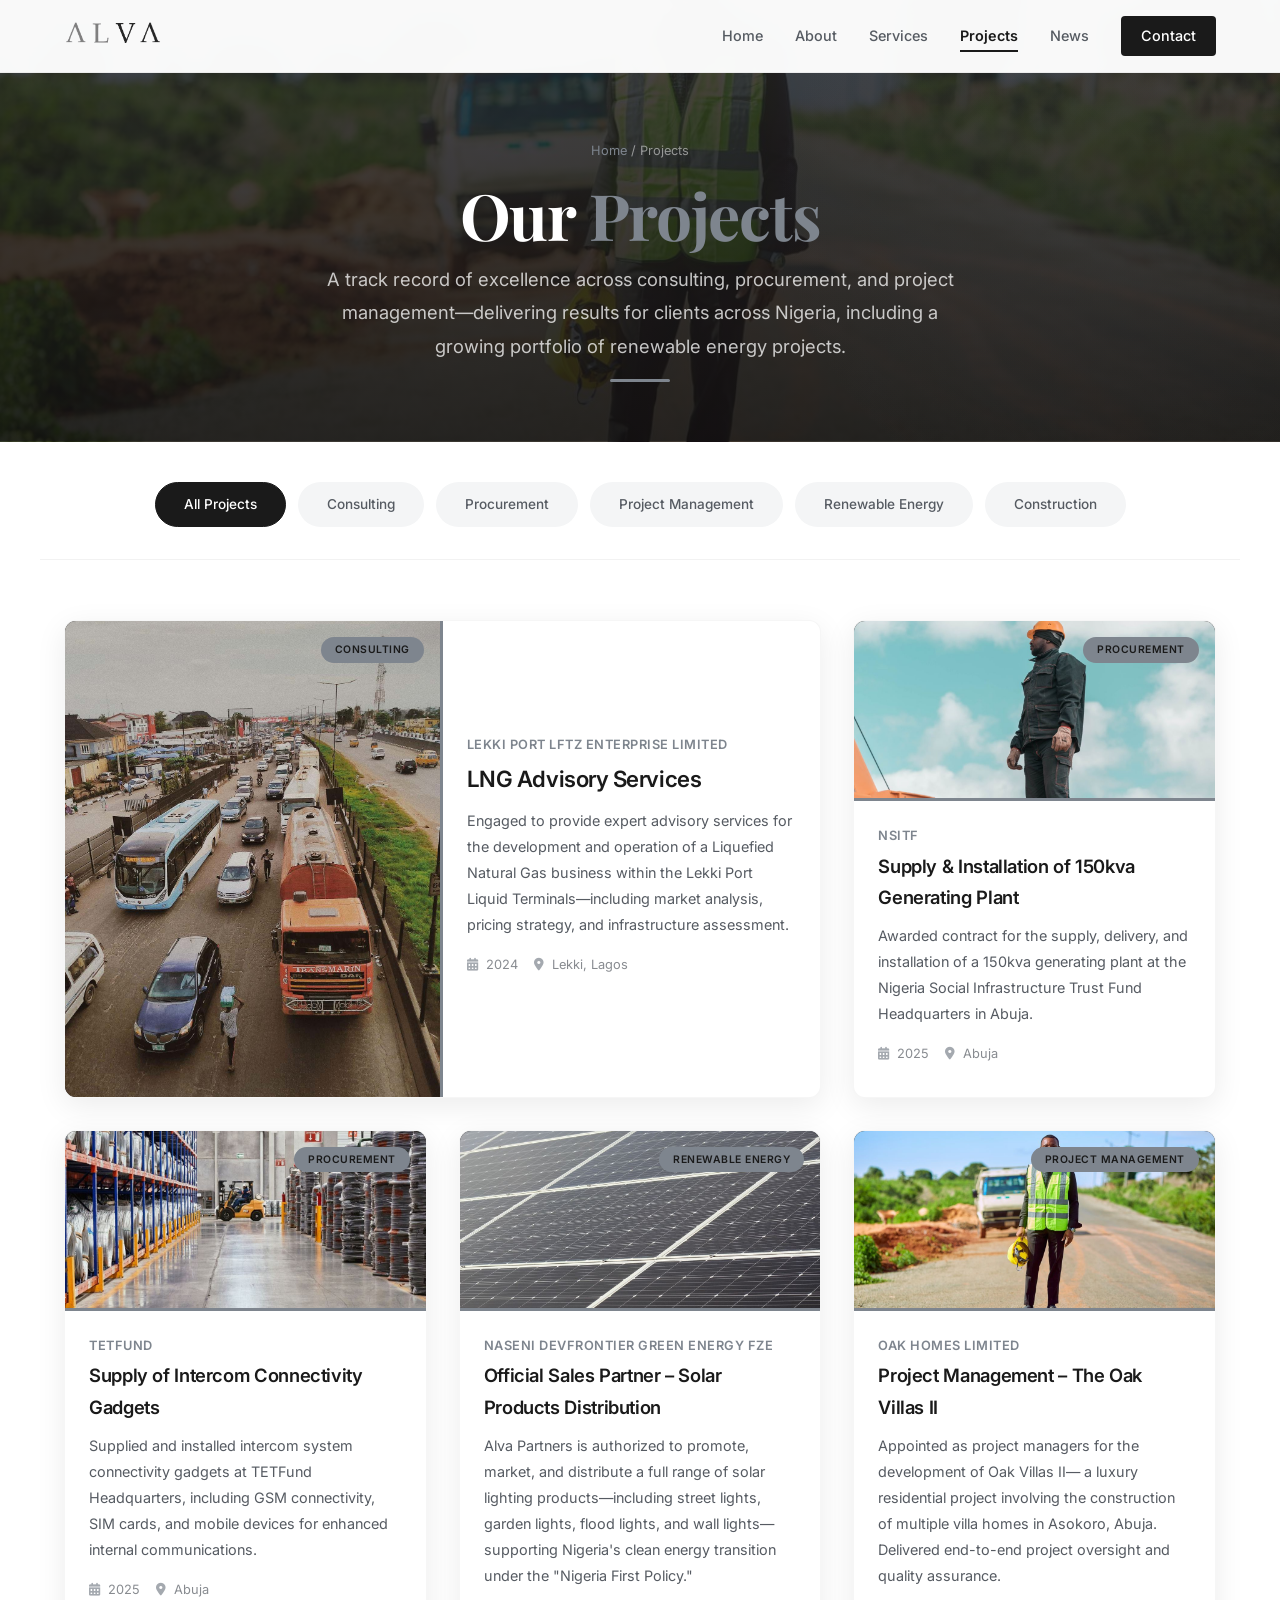
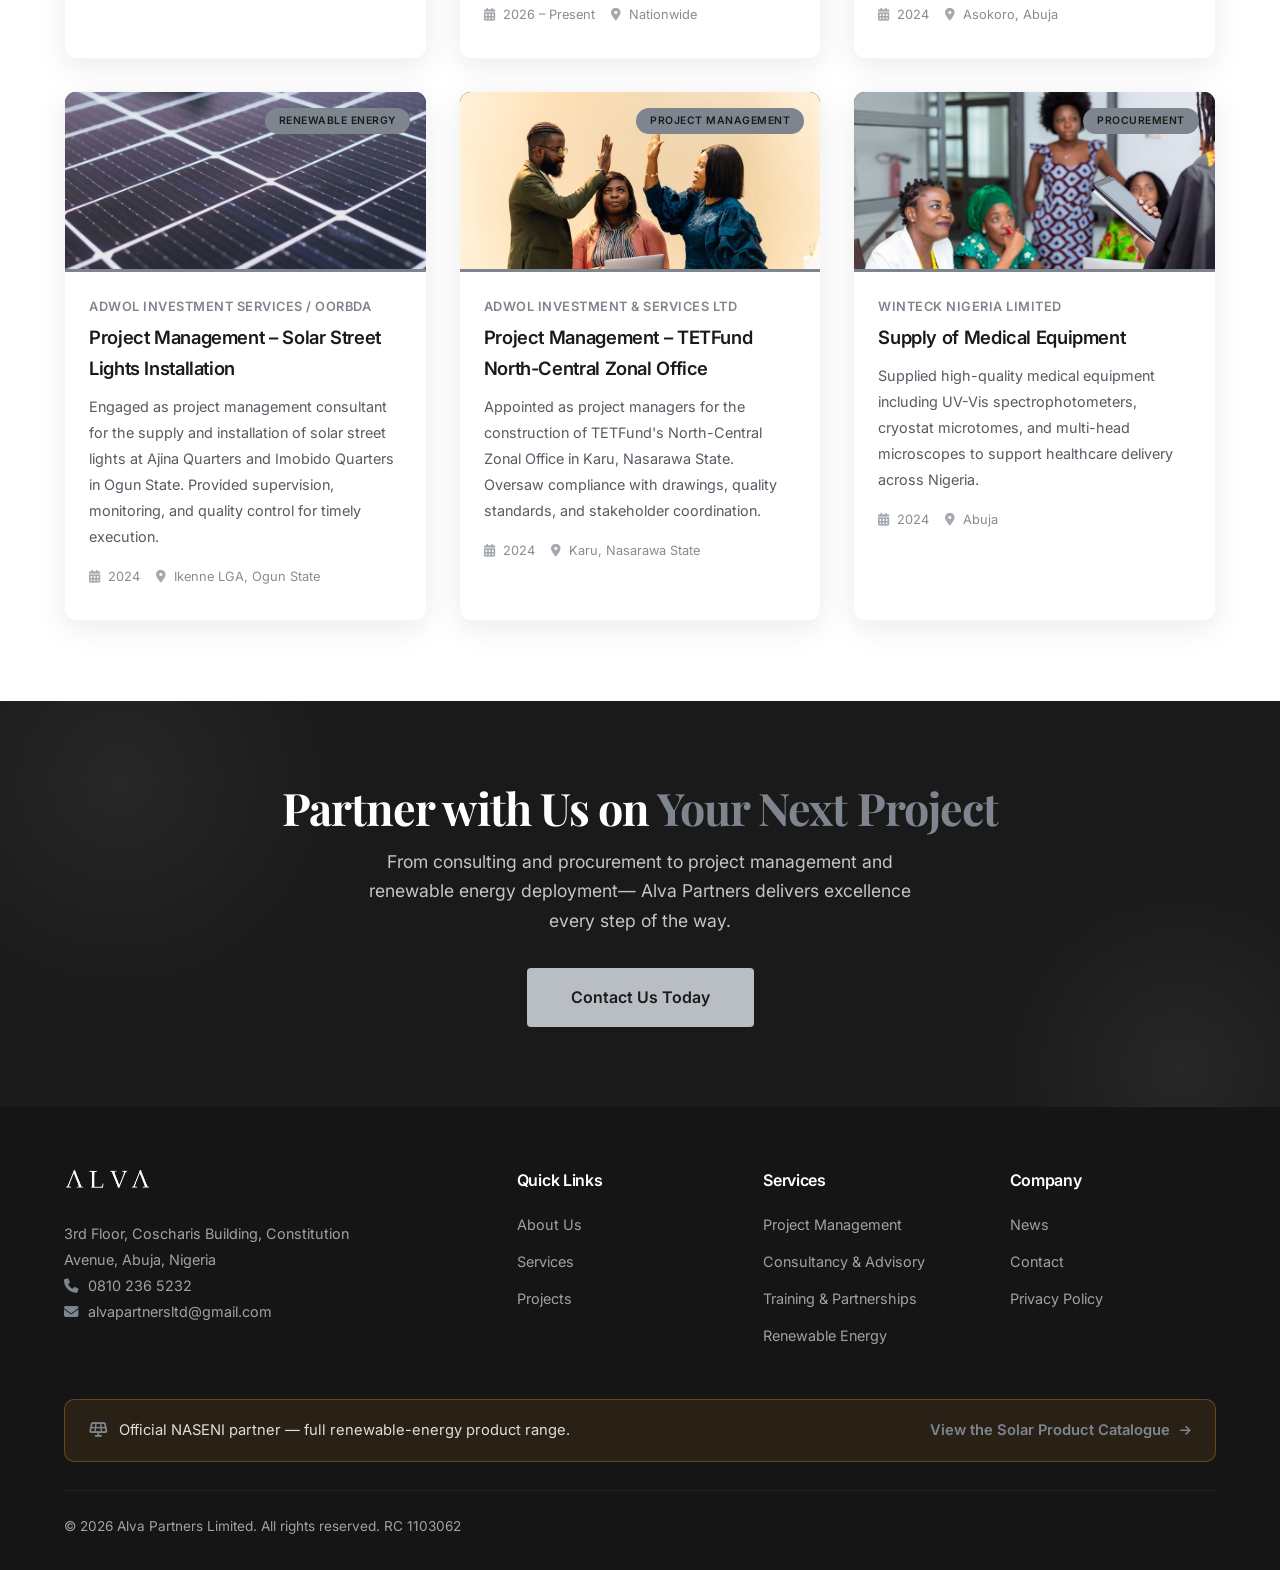
<file: portfolio.html>
<!DOCTYPE html>
<html lang="en">
<head>
    <meta charset="UTF-8" />
    <meta name="viewport" content="width=device-width, initial-scale=1.0" />
    <!-- Favicon -->
    <link rel="icon" href="images/logos/favicon.ico" sizes="any" />
    <link rel="icon" type="image/png" sizes="32x32" href="images/logos/favicon-32.png" />
    <link rel="icon" type="image/png" sizes="16x16" href="images/logos/favicon-16.png" />
    <link rel="apple-touch-icon" sizes="180x180" href="images/logos/apple-touch-icon.png" />
    <title>Our Projects – Alva Partners | Delivery Track Record</title>
    <meta name="description" content="Alva Partners' delivery track record across consulting, procurement, and project management—including Lekki Port, Oak Homes, NSITF, and TETFund—with renewable-energy projects among them." />
    <!-- Open Graph / social sharing -->
    <meta property="og:type" content="website" />
    <meta property="og:site_name" content="Alva Partners" />
    <meta property="og:title" content="Our Projects – Alva Partners | Delivery Track Record" />
    <meta property="og:description" content="Alva Partners' delivery track record across consulting, procurement, and project management—including Lekki Port, Oak Homes, NSITF, and TETFund—with renewable-energy projects among them." />
    <meta property="og:url" content="https://alvapartners.com.ng/portfolio.html" />
    <meta property="og:image" content="https://alvapartners.com.ng/images/og-image.jpg" />
    <meta property="og:image:width" content="1200" />
    <meta property="og:image:height" content="630" />
    <meta property="og:locale" content="en_NG" />
    <meta name="twitter:card" content="summary_large_image" />
    <meta name="twitter:title" content="Our Projects – Alva Partners | Delivery Track Record" />
    <meta name="twitter:description" content="Alva Partners' delivery track record across consulting, procurement, and project management—including Lekki Port, Oak Homes, NSITF, and TETFund—with renewable-energy projects among them." />
    <meta name="twitter:image" content="https://alvapartners.com.ng/images/og-image.jpg" />

    <!-- Google Fonts -->
    <link rel="preconnect" href="https://fonts.googleapis.com" />
    <link rel="preconnect" href="https://fonts.gstatic.com" crossorigin />
    <link href="https://fonts.googleapis.com/css2?family=Playfair+Display:ital,wght@0,400;0,600;0,700;1,700&family=Inter:wght@300;400;500;600;700&family=Cinzel:wght@400;500;600&display=swap" rel="stylesheet" />

    <!-- Font Awesome -->
    <link rel="stylesheet" href="https://cdnjs.cloudflare.com/ajax/libs/font-awesome/6.5.2/css/all.min.css" />

    <!-- Shared design system -->
    <link rel="stylesheet" href="styles.css" />

    <style>
        /* ===== PAGE HEADER ===== */
        .page-header {
            padding: 140px 0 60px;
            --page-image: url('images/portfolio-header.jpg');
            background-color: var(--navy);
            color: var(--white);
            text-align: center;
            position: relative;
            overflow: hidden;
        }

        .page-header::before {
            content: '';
            position: absolute;
            top: -30%;
            right: -10%;
            width: 50%;
            height: 150%;
            background: radial-gradient(ellipse, rgba(126, 133, 142, 0.06) 0%, transparent 70%);
            pointer-events: none;
        }

        .page-header .container {
            position: relative;
            z-index: 2;
        }

        .page-header .breadcrumb {
            font-size: 0.8rem;
            color: rgba(255, 255, 255, 0.5);
            margin-bottom: 16px;
        }
        .page-header .breadcrumb a {
            color: var(--gold);
        }
        .page-header .breadcrumb a:hover {
            text-decoration: underline;
        }

        .page-header h1 {
            margin-bottom: 12px;
        }
        .page-header h1 span {
            color: var(--gold);
        }

        .page-header p {
            max-width: 640px;
            margin: 0 auto;
            color: rgba(255, 255, 255, 0.75);
            font-size: 1.15rem;
            line-height: 1.8;
        }

        .page-header .gold-line {
            width: 60px;
            height: 3px;
            background: var(--gold);
            margin: 16px auto 0;
            border-radius: 4px;
        }

        /* ===== PROJECT FILTERS ===== */
        .filter-section {
            padding: 40px 0 0;
            background: var(--white);
        }

        .filter-section .container {
            display: flex;
            flex-wrap: wrap;
            justify-content: center;
            gap: 12px;
            padding-bottom: 32px;
            border-bottom: 1px solid rgba(35, 35, 35, 0.06);
        }

        .filter-btn {
            padding: 10px 28px;
            border-radius: 100px;
            font-weight: 500;
            font-size: 0.85rem;
            background: var(--off-white);
            color: var(--slate);
            border: 1px solid transparent;
            cursor: pointer;
            transition: var(--transition);
            font-family: 'Inter', sans-serif;
        }

        .filter-btn:hover {
            border-color: rgba(126, 133, 142, 0.3);
            color: var(--navy);
        }

        .filter-btn.active {
            background: var(--navy);
            color: var(--white);
            border-color: var(--navy);
        }

        /* ===== PROJECT GRID ===== */
        .projects-section {
            padding: 60px 0 80px;
            background: var(--white);
        }

        .projects-grid {
            display: grid;
            grid-template-columns: repeat(3, 1fr);
            gap: 32px;
        }

        .project-card {
            background: var(--white);
            border-radius: 12px;
            overflow: hidden;
            box-shadow: var(--shadow);
            transition: var(--transition);
            border: 1px solid rgba(35, 35, 35, 0.04);
        }

        .project-card:hover {
            transform: translateY(-6px);
            box-shadow: 0 16px 48px rgba(0, 0, 0, 0.08);
            border-color: rgba(126, 133, 142, 0.2);
        }

        .project-image {
            height: 180px;
            background: var(--navy);
            display: flex;
            align-items: center;
            justify-content: center;
            color: rgba(255, 255, 255, 0.12);
            font-size: 3rem;
            border-bottom: 3px solid var(--gold);
            position: relative;
            overflow: hidden;
        }

        .project-image img {
            position: absolute;
            inset: 0;
            width: 100%;
            height: 100%;
            object-fit: cover;
            transition: transform 0.4s ease;
        }
        .project-card:hover .project-image img {
            transform: scale(1.05);
        }

        .project-image .category-badge {
            position: absolute;
            top: 16px;
            right: 16px;
            background: var(--gold);
            color: var(--navy);
            font-size: 0.65rem;
            font-weight: 600;
            text-transform: uppercase;
            letter-spacing: 0.5px;
            padding: 4px 14px;
            border-radius: 100px;
        }

        .project-body {
            padding: 24px 24px 32px;
        }

        .project-body .project-client {
            font-size: 0.8rem;
            color: var(--gold);
            font-weight: 600;
            text-transform: uppercase;
            letter-spacing: 0.5px;
            margin-bottom: 4px;
        }

        .project-body h3 {
            font-family: 'Inter', sans-serif;
            font-weight: 600;
            font-size: 1.15rem;
            color: var(--navy);
            margin-bottom: 10px;
        }

        .project-body p {
            font-size: 0.9rem;
            color: var(--slate);
            line-height: 1.8;
            margin-bottom: 16px;
        }

        .project-body .project-meta {
            display: flex;
            flex-wrap: wrap;
            gap: 16px;
            font-size: 0.8rem;
            color: var(--slate);
            opacity: 0.7;
        }

        .project-body .project-meta i {
            color: var(--gold);
            margin-right: 4px;
        }

        /* Featured Project Card (larger) */
        .project-card.featured {
            grid-column: span 2;
            display: grid;
            grid-template-columns: 1fr 1fr;
        }

        .project-card.featured .project-image {
            height: 100%;
            min-height: 280px;
            border-bottom: none;
            border-right: 3px solid var(--gold);
        }

        .project-card.featured .project-body {
            display: flex;
            flex-direction: column;
            justify-content: center;
        }

        .project-card.featured .project-body h3 {
            font-size: 1.4rem;
        }

        /* ===== CTA ===== */
        .cta-section {
            padding: 80px 0;
            background: var(--navy);
            color: var(--white);
            text-align: center;
        }

        .cta-section h2 {
            margin-bottom: 12px;
        }
        .cta-section h2 span {
            color: var(--gold);
        }

        .cta-section p {
            max-width: 560px;
            margin: 0 auto 32px;
            color: rgba(255, 255, 255, 0.75);
            font-size: 1.1rem;
        }

        .cta-section .btn-gold {
            font-size: 1rem;
            padding: 16px 44px;
        }

        /* ===== RESPONSIVE (page-specific) ===== */
        @media (max-width: 992px) {
            .projects-grid {
                grid-template-columns: 1fr 1fr;
            }
            .project-card.featured {
                grid-column: span 1;
                grid-template-columns: 1fr;
            }
            .project-card.featured .project-image {
                height: 180px;
                border-bottom: 3px solid var(--gold);
                border-right: none;
            }
        }

        @media (max-width: 768px) {
            .page-header {
                padding: 120px 0 48px;
            }

            .projects-grid {
                grid-template-columns: 1fr;
            }
            .project-card.featured {
                grid-template-columns: 1fr;
            }
            .project-card.featured .project-image {
                height: 160px;
                border-bottom: 3px solid var(--gold);
                border-right: none;
            }
        }

        @media (max-width: 480px) {
            .filter-section .container {
                gap: 8px;
            }
            .filter-btn {
                padding: 8px 18px;
                font-size: 0.75rem;
            }
        }
    </style>
</head>

<body>

    <!-- ===== HEADER ===== -->
    <header class="header" id="header">
        <div class="container">
            <a href="index.html" class="logo" aria-label="Alva Partners home">
                <img src="images/logos/alva-logo.png" alt="Alva Partners" class="logo-img" />
            </a>

            <nav class="nav" id="nav">
                <a href="index.html">Home</a>
                <a href="about.html">About</a>
                <a href="services.html">Services</a>
                <a href="portfolio.html" class="active" aria-current="page">Projects</a>
                <a href="news.html">News</a>
                <a href="contact-us.html" class="nav-cta">Contact</a>
            </nav>

            <button class="nav-toggle" id="navToggle" aria-label="Toggle navigation" aria-expanded="false" aria-controls="nav">
                <i class="fas fa-bars"></i>
            </button>
        </div>
    </header>

    <!-- ===== PAGE HEADER ===== -->
    <section class="page-header">
        <div class="container">
            <div class="breadcrumb">
                <a href="index.html">Home</a> / Projects
            </div>
            <h1>Our <span>Projects</span></h1>
            <p>
                A track record of excellence across consulting, procurement, and project
                management—delivering results for clients across Nigeria, including a growing
                portfolio of renewable energy projects.
            </p>
            <div class="gold-line"></div>
        </div>
    </section>

    <!-- ===== FILTERS ===== -->
    <section class="filter-section">
        <div class="container">
            <span class="filter-btn active">All Projects</span>
            <span class="filter-btn">Consulting</span>
            <span class="filter-btn">Procurement</span>
            <span class="filter-btn">Project Management</span>
            <span class="filter-btn">Renewable Energy</span>
            <span class="filter-btn">Construction</span>
        </div>
    </section>

    <!-- ===== PROJECTS GRID ===== -->
    <section class="projects-section">
        <div class="container">

            <div class="projects-grid">

                <!-- Featured Project 1: Lekki Port LNG Advisory -->
                <div class="project-card featured">
                    <div class="project-image">
                        <img src="images/contact-header.jpg" alt="Busy urban port city road near Lekki Port" loading="lazy" />
                        <span class="category-badge">Consulting</span>
                    </div>
                    <div class="project-body">
                        <div class="project-client">Lekki Port LFTZ Enterprise Limited</div>
                        <h3>LNG Advisory Services</h3>
                        <p>
                            Engaged to provide expert advisory services for the development and
                            operation of a Liquefied Natural Gas business within the Lekki Port
                            Liquid Terminals—including market analysis, pricing strategy, and
                            infrastructure assessment.
                        </p>
                        <div class="project-meta">
                            <span><i class="fas fa-calendar-alt"></i> 2024</span>
                            <span><i class="fas fa-map-marker-alt"></i> Lekki, Lagos</span>
                        </div>
                    </div>
                </div>

                <!-- Project 2: NSITF -->
                <div class="project-card">
                    <div class="project-image">
                        <img src="images/product-rooftop.jpg" alt="Worker at a power generating plant project site" loading="lazy" />
                        <span class="category-badge">Procurement</span>
                    </div>
                    <div class="project-body">
                        <div class="project-client">NSITF</div>
                        <h3>Supply &amp; Installation of 150kva Generating Plant</h3>
                        <p>
                            Awarded contract for the supply, delivery, and installation of a 150kva
                            generating plant at the Nigeria Social Infrastructure Trust Fund Headquarters
                            in Abuja.
                        </p>
                        <div class="project-meta">
                            <span><i class="fas fa-calendar-alt"></i> 2025</span>
                            <span><i class="fas fa-map-marker-alt"></i> Abuja</span>
                        </div>
                    </div>
                </div>

                <!-- Project 3: TETFund -->
                <div class="project-card">
                    <div class="project-image">
                        <img src="images/store-header.jpg" alt="Warehouse forklift moving procured goods and equipment" loading="lazy" />
                        <span class="category-badge">Procurement</span>
                    </div>
                    <div class="project-body">
                        <div class="project-client">TETFund</div>
                        <h3>Supply of Intercom Connectivity Gadgets</h3>
                        <p>
                            Supplied and installed intercom system connectivity gadgets at TETFund
                            Headquarters, including GSM connectivity, SIM cards, and mobile devices
                            for enhanced internal communications.
                        </p>
                        <div class="project-meta">
                            <span><i class="fas fa-calendar-alt"></i> 2025</span>
                            <span><i class="fas fa-map-marker-alt"></i> Abuja</span>
                        </div>
                    </div>
                </div>

                <!-- Project 4: NASENI Partnership -->
                <div class="project-card">
                    <div class="project-image">
                        <img src="images/pillars-solar.jpg" alt="Rows of solar panels representing NASENI solar product distribution" loading="lazy" />
                        <span class="category-badge">Renewable Energy</span>
                    </div>
                    <div class="project-body">
                        <div class="project-client">NASENI Devfrontier Green Energy FZE</div>
                        <h3>Official Sales Partner – Solar Products Distribution</h3>
                        <p>
                            Alva Partners is authorized to promote, market, and distribute a full range
                            of solar lighting products—including street lights, garden lights, flood lights,
                            and wall lights—supporting Nigeria's clean energy transition under the
                            "Nigeria First Policy."
                        </p>
                        <div class="project-meta">
                            <span><i class="fas fa-calendar-alt"></i> 2026 – Present</span>
                            <span><i class="fas fa-map-marker-alt"></i> Nationwide</span>
                        </div>
                    </div>
                </div>

                <!-- Project 5: Oak Homes -->
                <div class="project-card">
                    <div class="project-image">
                        <img src="images/portfolio-header.jpg" alt="Engineers reviewing blueprints at a residential construction site" loading="lazy" />
                        <span class="category-badge">Project Management</span>
                    </div>
                    <div class="project-body">
                        <div class="project-client">Oak Homes Limited</div>
                        <h3>Project Management – The Oak Villas II</h3>
                        <p>
                            Appointed as project managers for the development of Oak Villas II—
                            a luxury residential project involving the construction of multiple
                            villa homes in Asokoro, Abuja. Delivered end-to-end project oversight
                            and quality assurance.
                        </p>
                        <div class="project-meta">
                            <span><i class="fas fa-calendar-alt"></i> 2024</span>
                            <span><i class="fas fa-map-marker-alt"></i> Asokoro, Abuja</span>
                        </div>
                    </div>
                </div>

                <!-- Project 6: Solar Street Lights -->
                <div class="project-card">
                    <div class="project-image">
                        <img src="images/product-panel.jpg" alt="Close-up of solar panel cells for street light installation" loading="lazy" />
                        <span class="category-badge">Renewable Energy</span>
                    </div>
                    <div class="project-body">
                        <div class="project-client">Adwol Investment Services / OORBDA</div>
                        <h3>Project Management – Solar Street Lights Installation</h3>
                        <p>
                            Engaged as project management consultant for the supply and installation
                            of solar street lights at Ajina Quarters and Imobido Quarters in Ogun State.
                            Provided supervision, monitoring, and quality control for timely execution.
                        </p>
                        <div class="project-meta">
                            <span><i class="fas fa-calendar-alt"></i> 2024</span>
                            <span><i class="fas fa-map-marker-alt"></i> Ikenne LGA, Ogun State</span>
                        </div>
                    </div>
                </div>

                <!-- Project 7: TETFund Zonal Office -->
                <div class="project-card">
                    <div class="project-image">
                        <img src="images/services-header.jpg" alt="Professionals collaborating on a zonal office construction project" loading="lazy" />
                        <span class="category-badge">Project Management</span>
                    </div>
                    <div class="project-body">
                        <div class="project-client">Adwol Investment &amp; Services Ltd</div>
                        <h3>Project Management – TETFund North-Central Zonal Office</h3>
                        <p>
                            Appointed as project managers for the construction of TETFund's
                            North-Central Zonal Office in Karu, Nasarawa State. Oversaw compliance
                            with drawings, quality standards, and stakeholder coordination.
                        </p>
                        <div class="project-meta">
                            <span><i class="fas fa-calendar-alt"></i> 2024</span>
                            <span><i class="fas fa-map-marker-alt"></i> Karu, Nasarawa State</span>
                        </div>
                    </div>
                </div>

                <!-- Project 8: Winteck -->
                <div class="project-card">
                    <div class="project-image">
                        <img src="images/pillars-business.jpg" alt="Professionals reviewing charts for medical equipment procurement" loading="lazy" />
                        <span class="category-badge">Procurement</span>
                    </div>
                    <div class="project-body">
                        <div class="project-client">Winteck Nigeria Limited</div>
                        <h3>Supply of Medical Equipment</h3>
                        <p>
                            Supplied high-quality medical equipment including UV-Vis spectrophotometers,
                            cryostat microtomes, and multi-head microscopes to support healthcare
                            delivery across Nigeria.
                        </p>
                        <div class="project-meta">
                            <span><i class="fas fa-calendar-alt"></i> 2024</span>
                            <span><i class="fas fa-map-marker-alt"></i> Abuja</span>
                        </div>
                    </div>
                </div>

            </div>
        </div>
    </section>

    <!-- ===== CTA ===== -->
    <section class="cta-section">
        <div class="container">
            <h2>Partner with Us on <span>Your Next Project</span></h2>
            <p>
                From consulting and procurement to project management and renewable energy deployment—
                Alva Partners delivers excellence every step of the way.
            </p>
            <a href="contact-us.html" class="btn btn-gold">Contact Us Today</a>
        </div>
    </section>

    <!-- ===== FOOTER ===== -->
    <footer class="footer">
        <div class="container">
            <div class="footer-grid">
                <div class="footer-brand">
                    <a href="index.html" class="logo footer-logo" aria-label="Alva Partners home">
                        <img src="images/logos/alva-logo.png" alt="Alva Partners" class="logo-img" />
                    </a>
                    <p>
                        3rd Floor, Coscharis Building, Constitution Avenue, Abuja, Nigeria<br />
                        <i class="fas fa-phone" style="margin-right:6px; color:var(--gold);"></i> 0810 236 5232<br />
                        <i class="fas fa-envelope" style="margin-right:6px; color:var(--gold);"></i> alvapartnersltd@gmail.com
                    </p>
                </div>

                <div>
                    <h4>Quick Links</h4>
                    <ul>
                        <li><a href="about.html">About Us</a></li>
                        <li><a href="services.html">Services</a></li>
                        <li><a href="portfolio.html">Projects</a></li>
                    </ul>
                </div>

                <div>
                    <h4>Services</h4>
                    <ul>
                        <li><a href="services.html">Project Management</a></li>
                        <li><a href="services.html">Consultancy &amp; Advisory</a></li>
                        <li><a href="services.html">Training &amp; Partnerships</a></li>
                        <li><a href="solar.html">Renewable Energy</a></li>
                    </ul>
                </div>

                <div>
                    <h4>Company</h4>
                    <ul>
                        <li><a href="news.html">News</a></li>
                        <li><a href="contact-us.html">Contact</a></li>
                        <li><a href="privacy-policy.html">Privacy Policy</a></li>
                    </ul>
                </div>
            </div>

            <div class="footer-solar-cta">
                <span><i class="fas fa-solar-panel"></i> Official NASENI partner — full renewable-energy product range.</span>
                <a href="solar.html">View the Solar Product Catalogue <i class="fas fa-arrow-right"></i></a>
            </div>

            <div class="footer-bottom">
                <span>&copy; 2026 Alva Partners Limited. All rights reserved. RC 1103062</span>
                <!-- Social icons hidden until social profiles are live
<div class="footer-social">
                    <a href="#" aria-label="LinkedIn"><i class="fab fa-linkedin-in"></i></a>
                    <a href="#" aria-label="Twitter"><i class="fab fa-twitter"></i></a>
                    <a href="#" aria-label="Facebook"><i class="fab fa-facebook-f"></i></a>
                    <a href="#" aria-label="YouTube"><i class="fab fa-youtube"></i></a>
                </div>
                -->
            </div>
        </div>
    </footer>

    <!-- ===== SCRIPTS ===== -->
    <script src="main.js"></script>

</body>
</html>
</file>
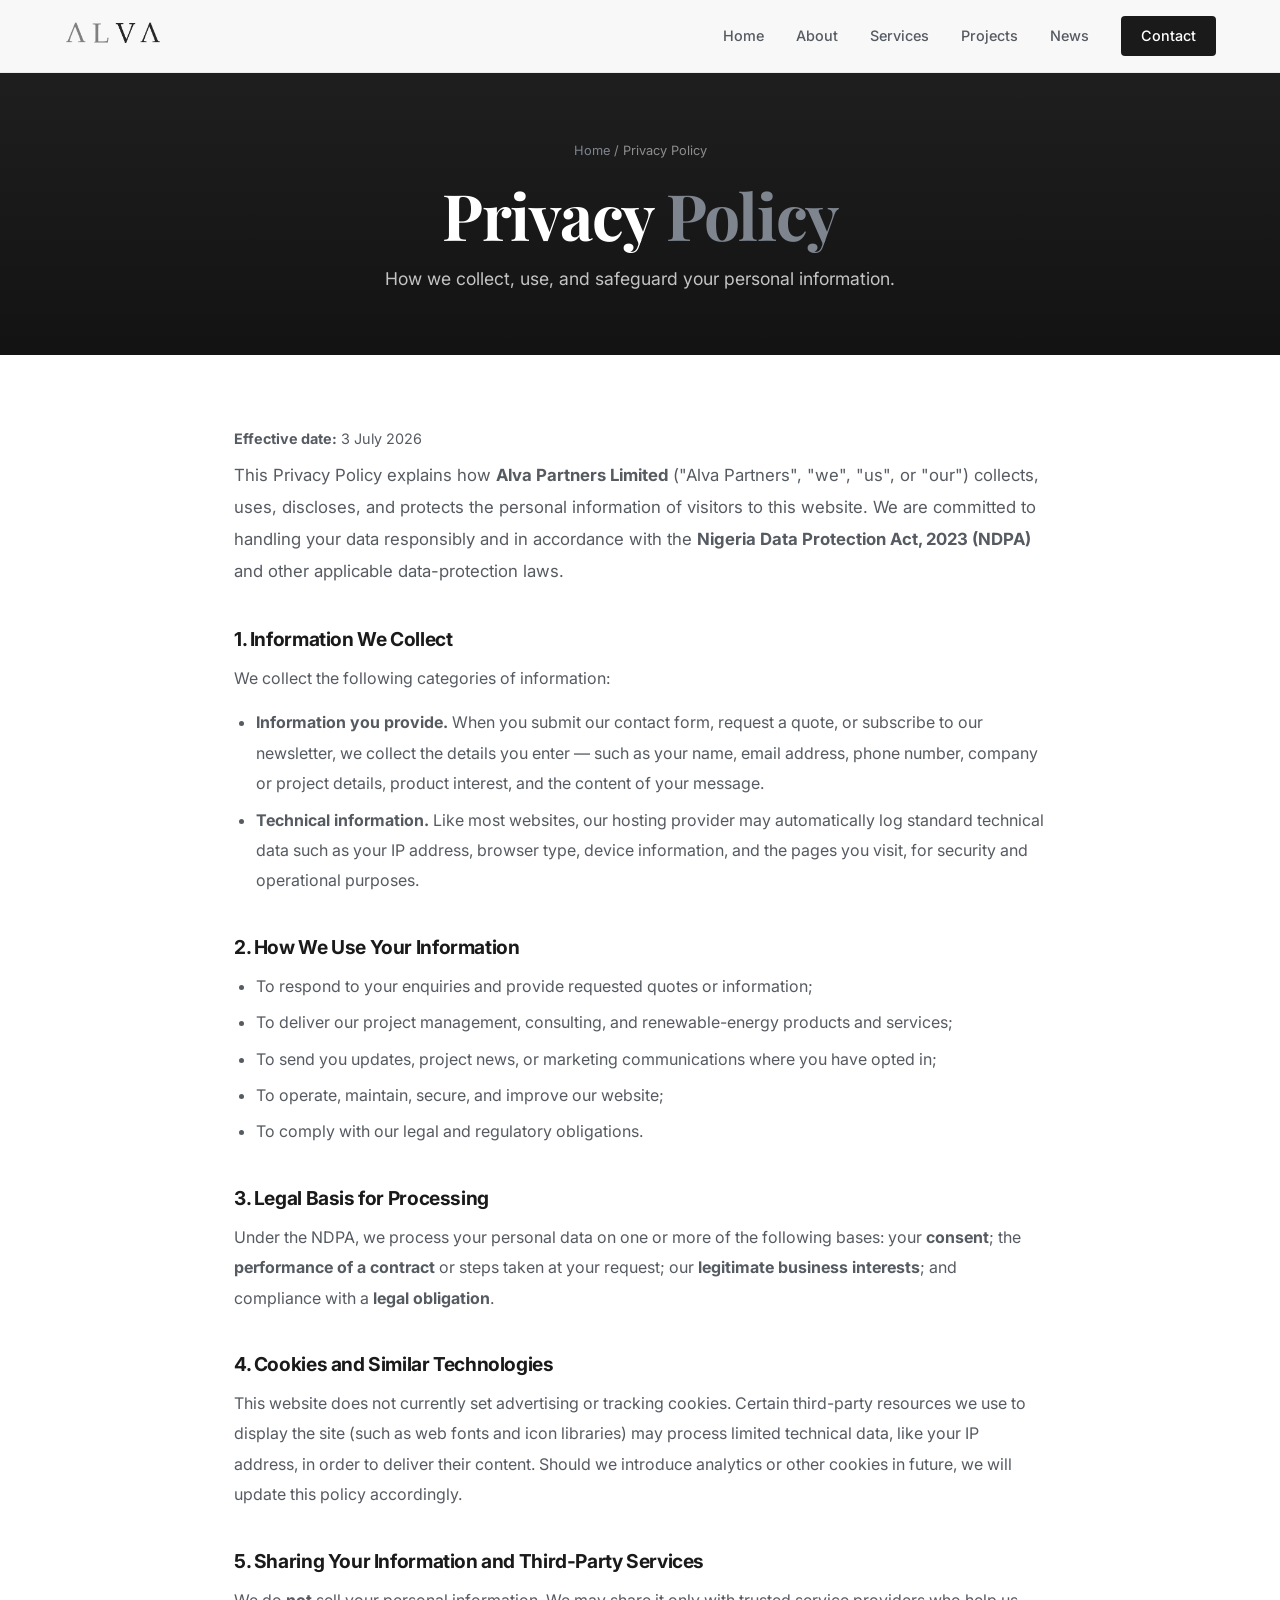
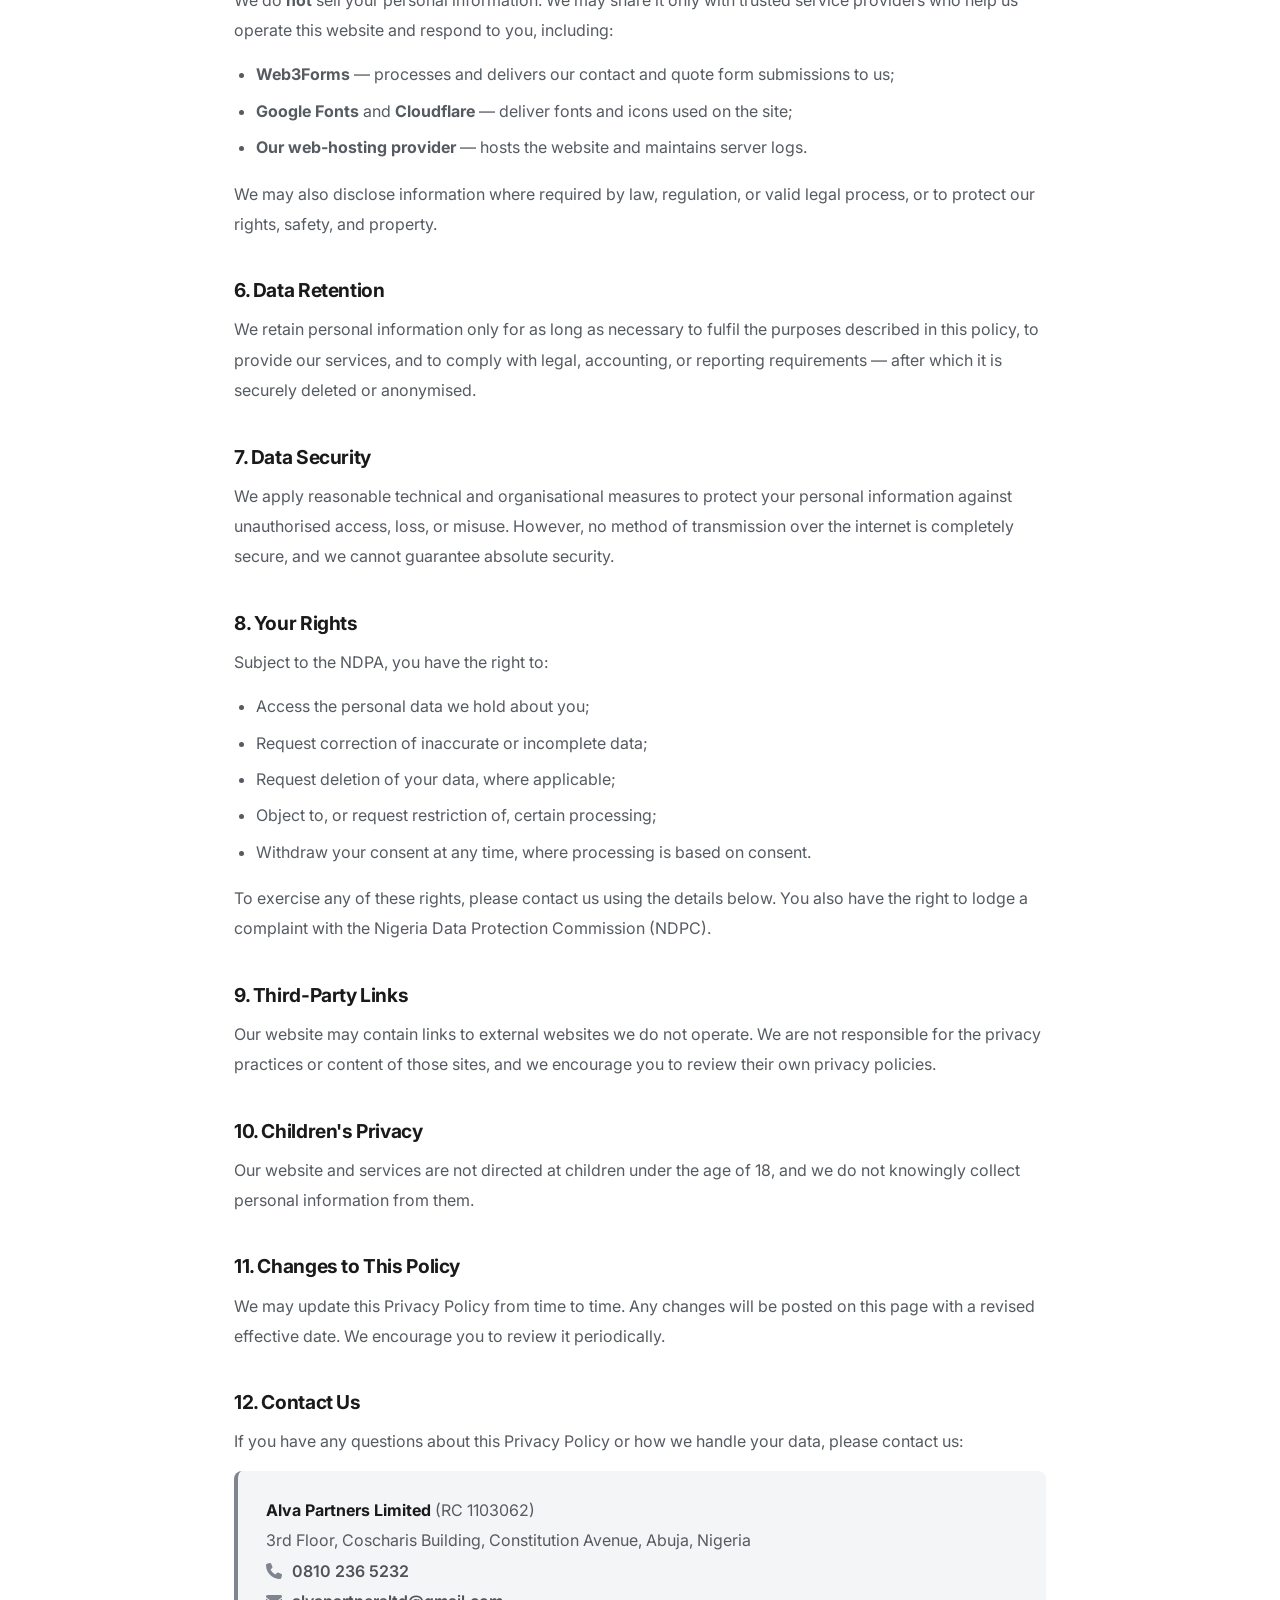
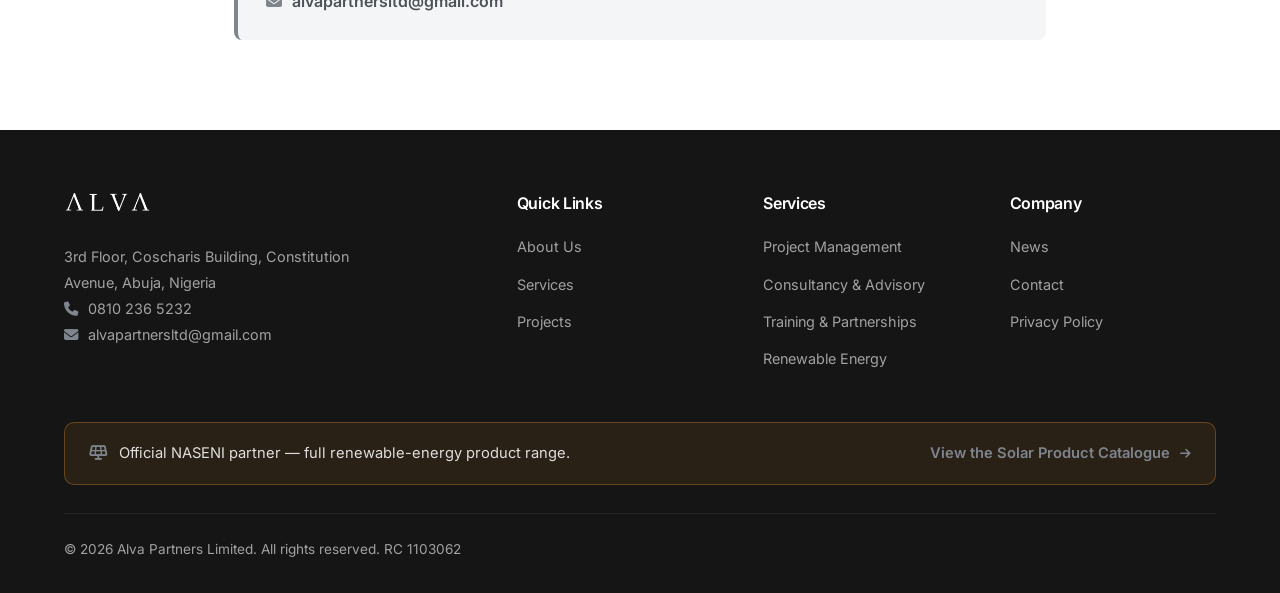
<file: privacy-policy.html>
<!DOCTYPE html>
<html lang="en">
<head>
    <meta charset="UTF-8" />
    <meta name="viewport" content="width=device-width, initial-scale=1.0" />
    <!-- Favicon -->
    <link rel="icon" href="images/logos/favicon.ico" sizes="any" />
    <link rel="icon" type="image/png" sizes="32x32" href="images/logos/favicon-32.png" />
    <link rel="icon" type="image/png" sizes="16x16" href="images/logos/favicon-16.png" />
    <link rel="apple-touch-icon" sizes="180x180" href="images/logos/apple-touch-icon.png" />
    <title>Privacy Policy – Alva Partners</title>
    <meta name="description" content="How Alva Partners Limited collects, uses, and protects your personal information, in line with the Nigeria Data Protection Act." />
    <!-- Open Graph / social sharing -->
    <meta property="og:type" content="website" />
    <meta property="og:site_name" content="Alva Partners" />
    <meta property="og:title" content="Privacy Policy – Alva Partners" />
    <meta property="og:description" content="How Alva Partners Limited collects, uses, and protects your personal information, in line with the Nigeria Data Protection Act." />
    <meta property="og:url" content="https://alvapartners.com.ng/privacy-policy.html" />
    <meta property="og:image" content="https://alvapartners.com.ng/images/og-image.jpg" />
    <meta property="og:image:width" content="1200" />
    <meta property="og:image:height" content="630" />
    <meta property="og:locale" content="en_NG" />
    <meta name="twitter:card" content="summary_large_image" />
    <meta name="twitter:title" content="Privacy Policy – Alva Partners" />
    <meta name="twitter:description" content="How Alva Partners Limited collects, uses, and protects your personal information, in line with the Nigeria Data Protection Act." />
    <meta name="twitter:image" content="https://alvapartners.com.ng/images/og-image.jpg" />

    <!-- Google Fonts -->
    <link rel="preconnect" href="https://fonts.googleapis.com" />
    <link rel="preconnect" href="https://fonts.gstatic.com" crossorigin />
    <link href="https://fonts.googleapis.com/css2?family=Playfair+Display:ital,wght@0,400;0,600;0,700;1,700&family=Inter:wght@300;400;500;600;700&family=Cinzel:wght@400;500;600&display=swap" rel="stylesheet" />

    <!-- Font Awesome -->
    <link rel="stylesheet" href="https://cdnjs.cloudflare.com/ajax/libs/font-awesome/6.5.2/css/all.min.css" />

    <!-- Shared design system -->
    <link rel="stylesheet" href="styles.css" />

    <style>
        /* ===== PAGE HEADER ===== */
        .page-header {
            padding: 140px 0 60px;
            color: var(--white);
            text-align: center;
            position: relative;
            overflow: hidden;
        }
        .page-header .container {
            position: relative;
            z-index: 2;
        }
        .page-header .breadcrumb {
            font-size: 0.8rem;
            color: rgba(255, 255, 255, 0.5);
            margin-bottom: 16px;
        }
        .page-header .breadcrumb a {
            color: var(--gold);
        }
        .page-header .breadcrumb a:hover {
            text-decoration: underline;
        }
        .page-header h1 {
            margin-bottom: 12px;
        }
        .page-header h1 span {
            color: var(--gold);
        }
        .page-header p {
            max-width: 620px;
            margin: 0 auto;
            color: rgba(255, 255, 255, 0.75);
            font-size: 1.1rem;
            line-height: 1.8;
        }

        /* ===== LEGAL CONTENT ===== */
        .legal {
            padding: 70px 0 90px;
            background: var(--white);
        }
        .legal .container {
            max-width: 860px;
        }
        .legal .updated {
            color: var(--slate);
            font-size: 0.9rem;
            margin-bottom: 8px;
        }
        .legal .intro {
            color: var(--slate);
            font-size: 1.05rem;
            line-height: 1.9;
            margin-bottom: 8px;
        }
        .legal h2 {
            font-family: 'Inter', sans-serif;
            font-weight: 700;
            font-size: 1.2rem;
            color: var(--navy);
            margin: 40px 0 12px;
        }
        .legal p {
            color: var(--slate);
            line-height: 1.9;
            margin-bottom: 14px;
        }
        .legal ul {
            margin: 0 0 16px 22px;
            color: var(--slate);
            line-height: 1.9;
        }
        .legal ul li {
            margin-bottom: 6px;
        }
        .legal a {
            color: var(--gold-text);
            font-weight: 600;
        }
        .legal a:hover {
            text-decoration: underline;
        }
        .legal .contact-block {
            margin-top: 12px;
            padding: 24px 28px;
            background: var(--off-white);
            border-left: 4px solid var(--gold);
            border-radius: 8px;
            line-height: 1.9;
            color: var(--slate);
        }
        .legal .contact-block strong {
            color: var(--navy);
        }
    </style>
</head>

<body>

    <!-- ===== HEADER ===== -->
    <header class="header" id="header">
        <div class="container">
            <a href="index.html" class="logo" aria-label="Alva Partners home">
                <img src="images/logos/alva-logo.png" alt="Alva Partners" class="logo-img" />
            </a>

            <nav class="nav" id="nav">
                <a href="index.html">Home</a>
                <a href="about.html">About</a>
                <a href="services.html">Services</a>
                <a href="portfolio.html">Projects</a>
                <a href="news.html">News</a>
                <a href="contact-us.html" class="nav-cta">Contact</a>
            </nav>

            <button class="nav-toggle" id="navToggle" aria-label="Toggle navigation" aria-expanded="false" aria-controls="nav">
                <i class="fas fa-bars"></i>
            </button>
        </div>
    </header>

    <!-- ===== PAGE HEADER ===== -->
    <section class="page-header">
        <div class="container">
            <div class="breadcrumb">
                <a href="index.html">Home</a> / Privacy Policy
            </div>
            <h1>Privacy <span>Policy</span></h1>
            <p>
                How we collect, use, and safeguard your personal information.
            </p>
        </div>
    </section>

    <!-- ===== LEGAL CONTENT ===== -->
    <section class="legal">
        <div class="container">
            <p class="updated"><strong>Effective date:</strong> 3 July 2026</p>
            <p class="intro">
                This Privacy Policy explains how <strong>Alva Partners Limited</strong> ("Alva Partners",
                "we", "us", or "our") collects, uses, discloses, and protects the personal information of
                visitors to this website. We are committed to handling your data responsibly and in
                accordance with the <strong>Nigeria Data Protection Act, 2023 (NDPA)</strong> and other
                applicable data-protection laws.
            </p>

            <h2>1. Information We Collect</h2>
            <p>We collect the following categories of information:</p>
            <ul>
                <li>
                    <strong>Information you provide.</strong> When you submit our contact form, request a
                    quote, or subscribe to our newsletter, we collect the details you enter — such as your
                    name, email address, phone number, company or project details, product interest, and
                    the content of your message.
                </li>
                <li>
                    <strong>Technical information.</strong> Like most websites, our hosting provider may
                    automatically log standard technical data such as your IP address, browser type,
                    device information, and the pages you visit, for security and operational purposes.
                </li>
            </ul>

            <h2>2. How We Use Your Information</h2>
            <ul>
                <li>To respond to your enquiries and provide requested quotes or information;</li>
                <li>To deliver our project management, consulting, and renewable-energy products and services;</li>
                <li>To send you updates, project news, or marketing communications where you have opted in;</li>
                <li>To operate, maintain, secure, and improve our website;</li>
                <li>To comply with our legal and regulatory obligations.</li>
            </ul>

            <h2>3. Legal Basis for Processing</h2>
            <p>
                Under the NDPA, we process your personal data on one or more of the following bases: your
                <strong>consent</strong>; the <strong>performance of a contract</strong> or steps taken at
                your request; our <strong>legitimate business interests</strong>; and compliance with a
                <strong>legal obligation</strong>.
            </p>

            <h2>4. Cookies and Similar Technologies</h2>
            <p>
                This website does not currently set advertising or tracking cookies. Certain third-party
                resources we use to display the site (such as web fonts and icon libraries) may process
                limited technical data, like your IP address, in order to deliver their content. Should we
                introduce analytics or other cookies in future, we will update this policy accordingly.
            </p>

            <h2>5. Sharing Your Information and Third-Party Services</h2>
            <p>
                We do <strong>not</strong> sell your personal information. We may share it only with trusted
                service providers who help us operate this website and respond to you, including:
            </p>
            <ul>
                <li><strong>Web3Forms</strong> — processes and delivers our contact and quote form submissions to us;</li>
                <li><strong>Google Fonts</strong> and <strong>Cloudflare</strong> — deliver fonts and icons used on the site;</li>
                <li><strong>Our web-hosting provider</strong> — hosts the website and maintains server logs.</li>
            </ul>
            <p>
                We may also disclose information where required by law, regulation, or valid legal process,
                or to protect our rights, safety, and property.
            </p>

            <h2>6. Data Retention</h2>
            <p>
                We retain personal information only for as long as necessary to fulfil the purposes described
                in this policy, to provide our services, and to comply with legal, accounting, or reporting
                requirements — after which it is securely deleted or anonymised.
            </p>

            <h2>7. Data Security</h2>
            <p>
                We apply reasonable technical and organisational measures to protect your personal
                information against unauthorised access, loss, or misuse. However, no method of transmission
                over the internet is completely secure, and we cannot guarantee absolute security.
            </p>

            <h2>8. Your Rights</h2>
            <p>Subject to the NDPA, you have the right to:</p>
            <ul>
                <li>Access the personal data we hold about you;</li>
                <li>Request correction of inaccurate or incomplete data;</li>
                <li>Request deletion of your data, where applicable;</li>
                <li>Object to, or request restriction of, certain processing;</li>
                <li>Withdraw your consent at any time, where processing is based on consent.</li>
            </ul>
            <p>
                To exercise any of these rights, please contact us using the details below. You also have the
                right to lodge a complaint with the Nigeria Data Protection Commission (NDPC).
            </p>

            <h2>9. Third-Party Links</h2>
            <p>
                Our website may contain links to external websites we do not operate. We are not responsible
                for the privacy practices or content of those sites, and we encourage you to review their
                own privacy policies.
            </p>

            <h2>10. Children's Privacy</h2>
            <p>
                Our website and services are not directed at children under the age of 18, and we do not
                knowingly collect personal information from them.
            </p>

            <h2>11. Changes to This Policy</h2>
            <p>
                We may update this Privacy Policy from time to time. Any changes will be posted on this page
                with a revised effective date. We encourage you to review it periodically.
            </p>

            <h2>12. Contact Us</h2>
            <p>If you have any questions about this Privacy Policy or how we handle your data, please contact us:</p>
            <div class="contact-block">
                <strong>Alva Partners Limited</strong> (RC 1103062)<br />
                3rd Floor, Coscharis Building, Constitution Avenue, Abuja, Nigeria<br />
                <i class="fas fa-phone" style="margin-right:6px; color:var(--gold);"></i> <a href="tel:+2348102365232">0810 236 5232</a><br />
                <i class="fas fa-envelope" style="margin-right:6px; color:var(--gold);"></i> <a href="mailto:alvapartnersltd@gmail.com">alvapartnersltd@gmail.com</a>
            </div>
        </div>
    </section>

    <!-- ===== FOOTER ===== -->
    <footer class="footer">
        <div class="container">
            <div class="footer-grid">
                <div class="footer-brand">
                    <a href="index.html" class="logo footer-logo" aria-label="Alva Partners home">
                        <img src="images/logos/alva-logo.png" alt="Alva Partners" class="logo-img" />
                    </a>
                    <p>
                        3rd Floor, Coscharis Building, Constitution Avenue, Abuja, Nigeria<br />
                        <i class="fas fa-phone" style="margin-right:6px; color:var(--gold);"></i> 0810 236 5232<br />
                        <i class="fas fa-envelope" style="margin-right:6px; color:var(--gold);"></i> alvapartnersltd@gmail.com
                    </p>
                </div>

                <div>
                    <h4>Quick Links</h4>
                    <ul>
                        <li><a href="about.html">About Us</a></li>
                        <li><a href="services.html">Services</a></li>
                        <li><a href="portfolio.html">Projects</a></li>
                    </ul>
                </div>

                <div>
                    <h4>Services</h4>
                    <ul>
                        <li><a href="services.html">Project Management</a></li>
                        <li><a href="services.html">Consultancy &amp; Advisory</a></li>
                        <li><a href="services.html">Training &amp; Partnerships</a></li>
                        <li><a href="solar.html">Renewable Energy</a></li>
                    </ul>
                </div>

                <div>
                    <h4>Company</h4>
                    <ul>
                        <li><a href="news.html">News</a></li>
                        <li><a href="contact-us.html">Contact</a></li>
                        <li><a href="privacy-policy.html">Privacy Policy</a></li>
                    </ul>
                </div>
            </div>

            <div class="footer-solar-cta">
                <span><i class="fas fa-solar-panel"></i> Official NASENI partner — full renewable-energy product range.</span>
                <a href="solar.html">View the Solar Product Catalogue <i class="fas fa-arrow-right"></i></a>
            </div>

            <div class="footer-bottom">
                <span>&copy; 2026 Alva Partners Limited. All rights reserved. RC 1103062</span>
                <!-- Social icons hidden until social profiles are live
<div class="footer-social">
                    <a href="#" aria-label="LinkedIn"><i class="fab fa-linkedin-in"></i></a>
                    <a href="#" aria-label="Twitter"><i class="fab fa-twitter"></i></a>
                    <a href="#" aria-label="Facebook"><i class="fab fa-facebook-f"></i></a>
                    <a href="#" aria-label="YouTube"><i class="fab fa-youtube"></i></a>
                </div>
                -->
            </div>
        </div>
    </footer>

    <!-- ===== SCRIPTS ===== -->
    <script src="main.js"></script>

</body>
</html>
</file>
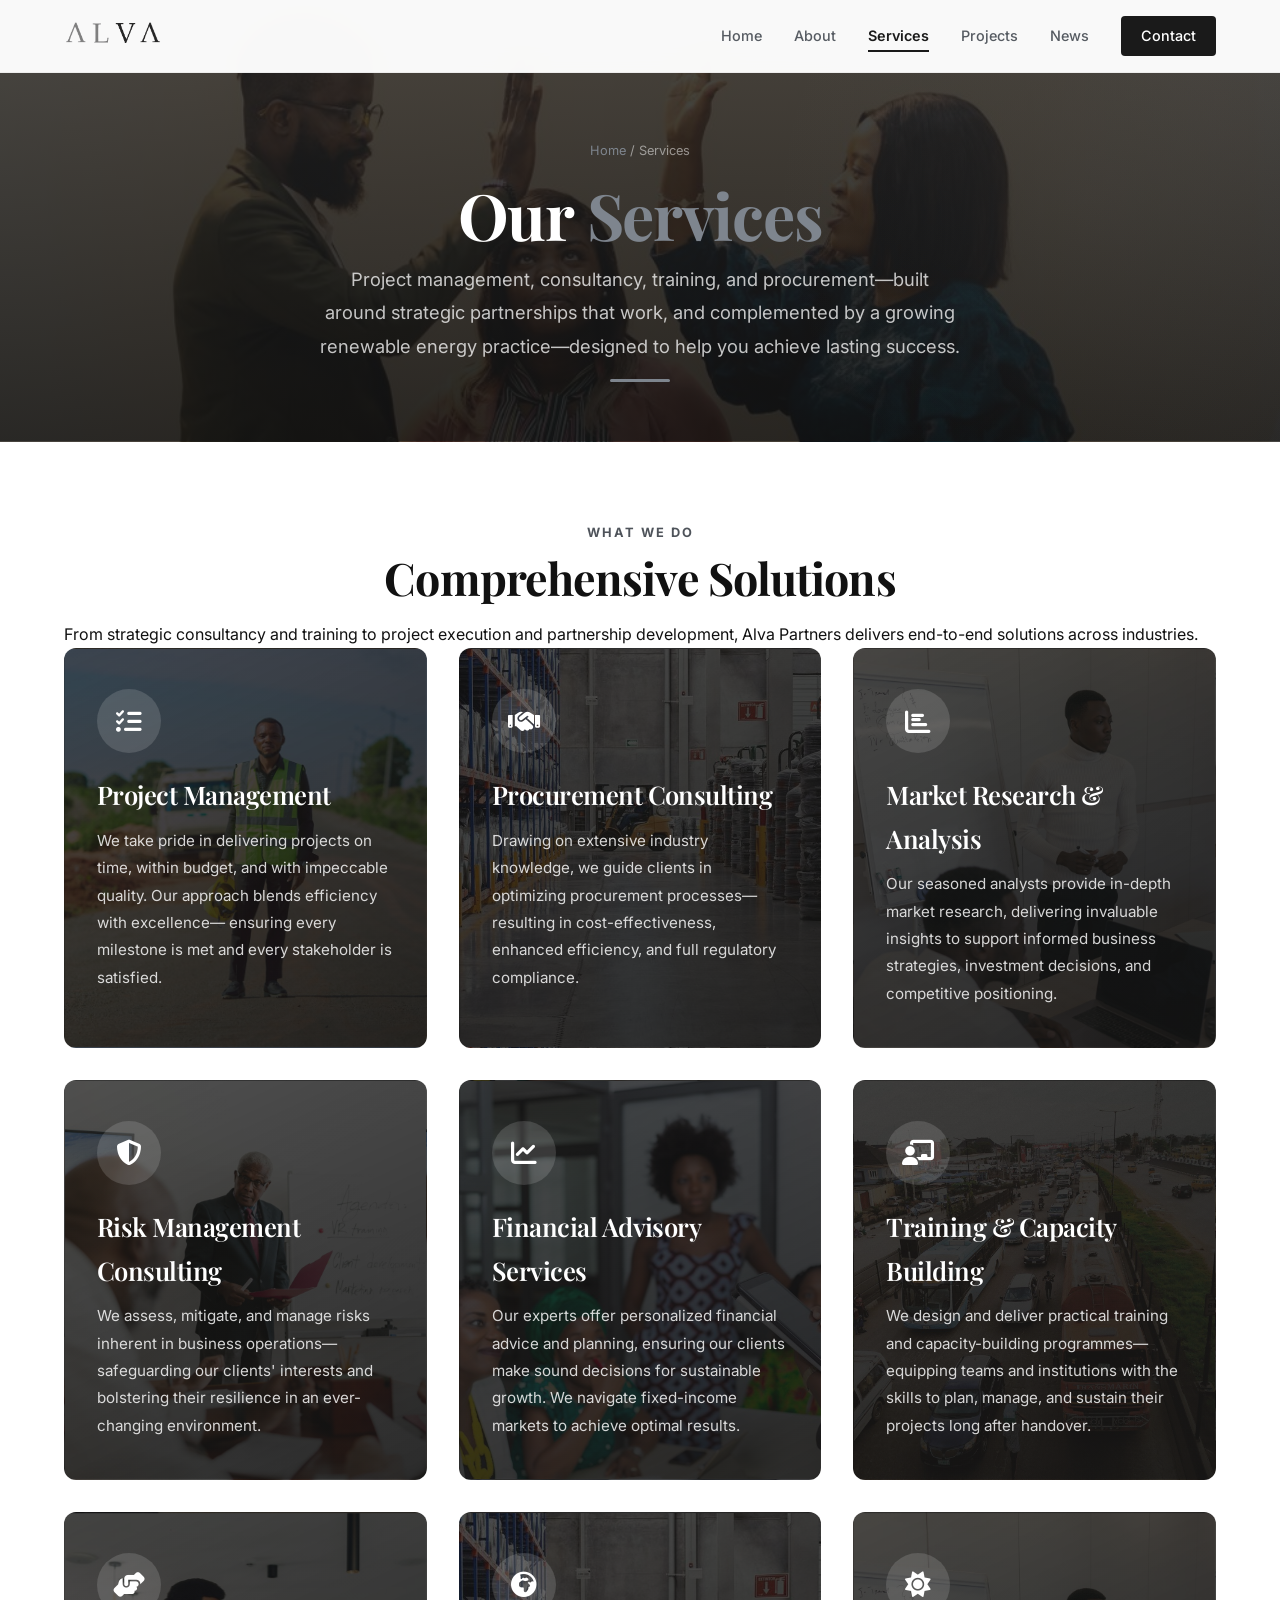
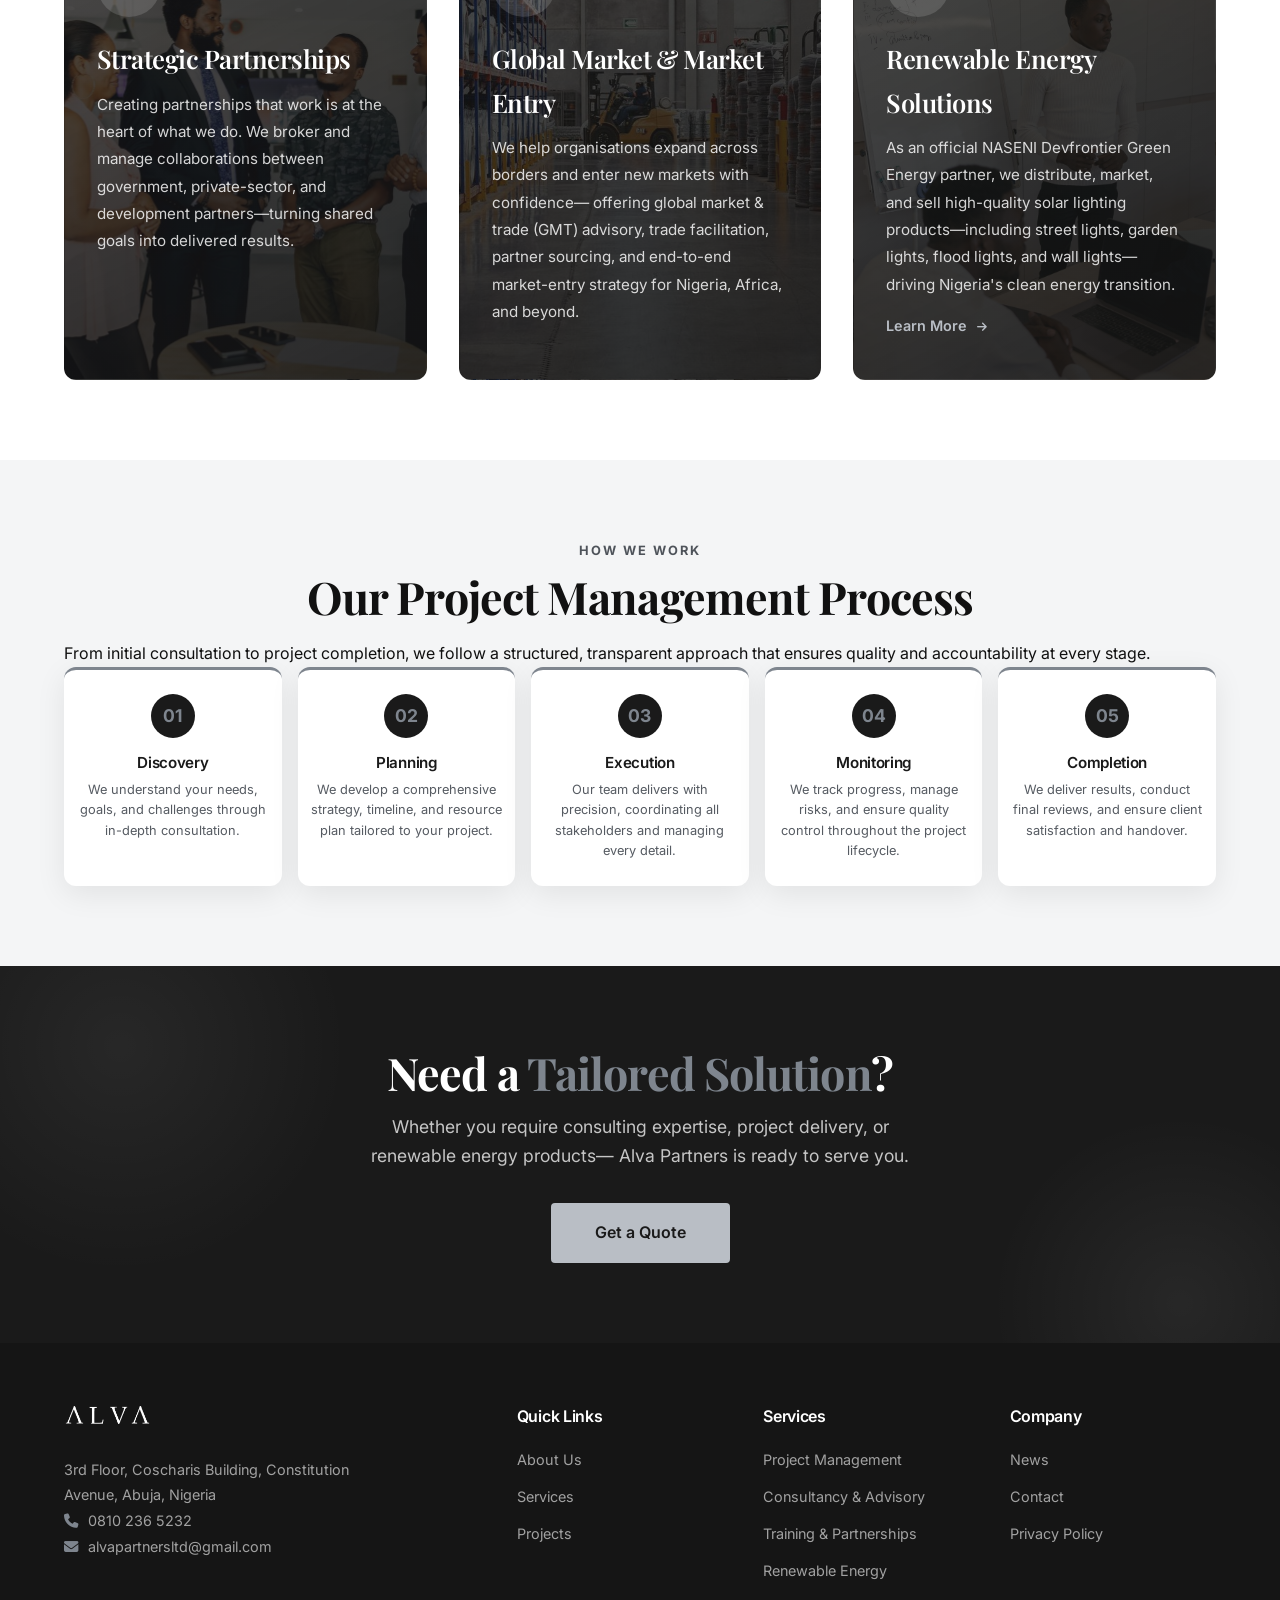
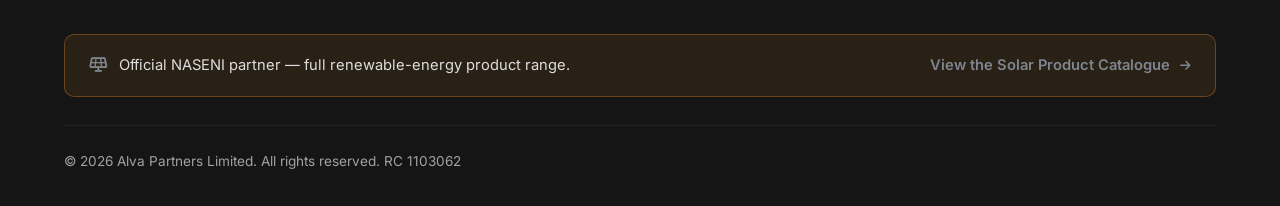
<file: services.html>
<!DOCTYPE html>
<html lang="en">
<head>
    <meta charset="UTF-8" />
    <meta name="viewport" content="width=device-width, initial-scale=1.0" />
    <!-- Favicon -->
    <link rel="icon" href="images/logos/favicon.ico" sizes="any" />
    <link rel="icon" type="image/png" sizes="32x32" href="images/logos/favicon-32.png" />
    <link rel="icon" type="image/png" sizes="16x16" href="images/logos/favicon-16.png" />
    <link rel="apple-touch-icon" sizes="180x180" href="images/logos/apple-touch-icon.png" />
    <title>Our Services – Alva Partners | Project Management, Procurement & Consulting</title>
    <meta name="description" content="Project management, procurement, market research, risk management, and financial & business advisory services—plus renewable-energy deployment as an official NASENI Devfrontier partner." />
    <!-- Open Graph / social sharing -->
    <meta property="og:type" content="website" />
    <meta property="og:site_name" content="Alva Partners" />
    <meta property="og:title" content="Our Services – Alva Partners | Project Management, Procurement & Consulting" />
    <meta property="og:description" content="Project management, procurement, market research, risk management, and financial & business advisory services—plus renewable-energy deployment as an official NASENI Devfrontier partner." />
    <meta property="og:url" content="https://alvapartners.com.ng/services.html" />
    <meta property="og:image" content="https://alvapartners.com.ng/images/og-image.jpg" />
    <meta property="og:image:width" content="1200" />
    <meta property="og:image:height" content="630" />
    <meta property="og:locale" content="en_NG" />
    <meta name="twitter:card" content="summary_large_image" />
    <meta name="twitter:title" content="Our Services – Alva Partners | Project Management, Procurement & Consulting" />
    <meta name="twitter:description" content="Project management, procurement, market research, risk management, and financial & business advisory services—plus renewable-energy deployment as an official NASENI Devfrontier partner." />
    <meta name="twitter:image" content="https://alvapartners.com.ng/images/og-image.jpg" />

    <!-- Google Fonts -->
    <link rel="preconnect" href="https://fonts.googleapis.com" />
    <link rel="preconnect" href="https://fonts.gstatic.com" crossorigin />
    <link href="https://fonts.googleapis.com/css2?family=Playfair+Display:ital,wght@0,400;0,600;0,700;1,700&family=Inter:wght@300;400;500;600;700&family=Cinzel:wght@400;500;600&display=swap" rel="stylesheet" />

    <!-- Font Awesome -->
    <link rel="stylesheet" href="https://cdnjs.cloudflare.com/ajax/libs/font-awesome/6.5.2/css/all.min.css" />

    <!-- Shared design system -->
    <link rel="stylesheet" href="styles.css" />

    <style>
        /* ===== PAGE HEADER ===== */
        .page-header {
            padding: 140px 0 60px;
            --page-image: url('images/services-header.jpg');
            background-color: var(--navy);
            color: var(--white);
            text-align: center;
            position: relative;
            overflow: hidden;
        }

        .page-header::before {
            content: '';
            position: absolute;
            top: -30%;
            right: -10%;
            width: 50%;
            height: 150%;
            background: radial-gradient(ellipse, rgba(126, 133, 142, 0.06) 0%, transparent 70%);
            pointer-events: none;
        }

        .page-header .container {
            position: relative;
            z-index: 2;
        }

        .page-header .breadcrumb {
            font-size: 0.8rem;
            color: rgba(255, 255, 255, 0.5);
            margin-bottom: 16px;
        }
        .page-header .breadcrumb a {
            color: var(--gold);
        }
        .page-header .breadcrumb a:hover {
            text-decoration: underline;
        }

        .page-header h1 {
            margin-bottom: 12px;
        }
        .page-header h1 span {
            color: var(--gold);
        }

        .page-header p {
            max-width: 640px;
            margin: 0 auto;
            color: rgba(255, 255, 255, 0.75);
            font-size: 1.15rem;
            line-height: 1.8;
        }

        .page-header .gold-line {
            width: 60px;
            height: 3px;
            background: var(--gold);
            margin: 16px auto 0;
            border-radius: 4px;
        }

        /* ===== SERVICES GRID ===== */
        .services-section {
            padding: 80px 0;
            background: var(--white);
        }

        .services-section h2 {
            text-align: center;
            margin-bottom: 16px;
        }

        .services-section>p {
            text-align: center;
            max-width: 680px;
            margin: 0 auto 56px;
            color: var(--slate);
            font-size: 1.1rem;
        }

        .services-grid {
            display: grid;
            grid-template-columns: repeat(3, 1fr);
            gap: 32px;
        }

        .service-card {
            padding: 40px 32px;
            border-radius: 12px;
            transition: var(--transition);
            border: 1px solid transparent;
            position: relative;
            overflow: hidden;
            color: var(--white);
            background-color: var(--navy);
            background-image:
                linear-gradient(155deg, rgba(20, 20, 20, 0.74), rgba(20, 20, 20, 0.9)),
                var(--card-image, none);
            background-size: cover;
            background-position: center;
        }

        .service-card:hover {
            transform: translateY(-6px);
            box-shadow: 0 18px 44px rgba(0, 0, 0, 0.28);
            border-color: rgba(185, 190, 197, 0.35);
        }

        .service-card .icon {
            width: 64px;
            height: 64px;
            background: rgba(255, 255, 255, 0.14);
            border-radius: 50%;
            display: flex;
            align-items: center;
            justify-content: center;
            margin-bottom: 20px;
            color: var(--white);
            font-size: 1.6rem;
        }

        .service-card h3 {
            color: var(--white);
            margin-bottom: 10px;
        }

        .service-card p {
            color: rgba(255, 255, 255, 0.82);
            font-size: 0.95rem;
            line-height: 1.8;
        }

        .service-card .learn-more {
            display: inline-block;
            margin-top: 16px;
            color: var(--silver);
            font-weight: 600;
            font-size: 0.9rem;
            transition: var(--transition);
        }
        .service-card .learn-more:hover {
            color: var(--white);
            transform: translateX(4px);
        }
        .service-card .learn-more i {
            margin-left: 6px;
            font-size: 0.7rem;
        }

        /* Highlighted Service (Renewable Energy) */
        .service-card.highlight {
            border-color: var(--gold);
            border-width: 2px;
        }

        .service-card .badge {
            display: inline-block;
            background: var(--silver);
            color: var(--navy);
            font-size: 0.65rem;
            font-weight: 700;
            text-transform: uppercase;
            letter-spacing: 0.5px;
            padding: 4px 14px;
            border-radius: 100px;
            margin-bottom: 12px;
        }

        /* ===== PROCESS ===== */
        .process-section {
            padding: 80px 0;
            background: var(--off-white);
        }

        .process-section h2 {
            text-align: center;
            margin-bottom: 16px;
        }

        .process-section>p {
            text-align: center;
            max-width: 600px;
            margin: 0 auto 48px;
            color: var(--slate);
            font-size: 1.05rem;
        }

        .process-steps {
            display: grid;
            grid-template-columns: repeat(5, 1fr);
            gap: 16px;
            position: relative;
        }

        .process-step {
            text-align: center;
            padding: 24px 12px;
            background: var(--white);
            border-radius: 12px;
            box-shadow: var(--shadow);
            transition: var(--transition);
            border-top: 3px solid var(--gold);
        }

        .process-step:hover {
            transform: translateY(-4px);
        }

        .process-step .step-number {
            display: inline-block;
            width: 44px;
            height: 44px;
            background: var(--navy);
            color: var(--gold);
            border-radius: 50%;
            line-height: 44px;
            font-weight: 700;
            font-size: 1.1rem;
            margin-bottom: 12px;
        }

        .process-step h4 {
            font-family: 'Inter', sans-serif;
            font-weight: 600;
            font-size: 0.95rem;
            color: var(--navy);
            margin-bottom: 4px;
        }

        .process-step p {
            font-size: 0.8rem;
            color: var(--slate);
            line-height: 1.6;
        }

        /* ===== CTA ===== */
        .cta-section {
            padding: 80px 0;
            background: var(--navy);
            color: var(--white);
            text-align: center;
        }

        .cta-section h2 {
            margin-bottom: 12px;
        }
        .cta-section h2 span {
            color: var(--gold);
        }

        .cta-section p {
            max-width: 560px;
            margin: 0 auto 32px;
            color: rgba(255, 255, 255, 0.75);
            font-size: 1.1rem;
        }

        .cta-section .btn-gold {
            font-size: 1rem;
            padding: 16px 44px;
        }

        /* ===== RESPONSIVE ===== */
        @media (max-width: 992px) {
            .services-grid {
                grid-template-columns: 1fr 1fr;
            }
            .process-steps {
                grid-template-columns: repeat(3, 1fr);
            }
        }

        @media (max-width: 768px) {
            .page-header {
                padding: 120px 0 48px;
            }

            .services-grid {
                grid-template-columns: 1fr;
            }
            .process-steps {
                grid-template-columns: 1fr 1fr;
            }
        }

        @media (max-width: 480px) {
            .process-steps {
                grid-template-columns: 1fr;
            }
        }
    </style>
</head>

<body>

    <!-- ===== HEADER ===== -->
    <header class="header" id="header">
        <div class="container">
            <a href="index.html" class="logo" aria-label="Alva Partners home">
                <img src="images/logos/alva-logo.png" alt="Alva Partners" class="logo-img" />
            </a>

            <nav class="nav" id="nav">
                <a href="index.html">Home</a>
                <a href="about.html">About</a>
                <a href="services.html" class="active" aria-current="page">Services</a>
                <a href="portfolio.html">Projects</a>
                <a href="news.html">News</a>
                <a href="contact-us.html" class="nav-cta">Contact</a>
            </nav>

            <button class="nav-toggle" id="navToggle" aria-label="Toggle navigation" aria-expanded="false" aria-controls="nav">
                <i class="fas fa-bars"></i>
            </button>
        </div>
    </header>

    <!-- ===== PAGE HEADER ===== -->
    <section class="page-header">
        <div class="container">
            <div class="breadcrumb">
                <a href="index.html">Home</a> / Services
            </div>
            <h1>Our <span>Services</span></h1>
            <p>
                Project management, consultancy, training, and procurement—built around
                strategic partnerships that work, and complemented by a growing renewable
                energy practice—designed to help you achieve lasting success.
            </p>
            <div class="gold-line"></div>
        </div>
    </section>

    <!-- ===== SERVICES GRID ===== -->
    <section class="services-section">
        <div class="container">
            <p class="section-label">What We Do</p>
            <h2>Comprehensive Solutions</h2>
            <p>
                From strategic consultancy and training to project execution and partnership development,
                Alva Partners delivers end-to-end solutions across industries.
            </p>

            <div class="services-grid">
                <!-- 1. Project Management -->
                <div class="service-card" style="--card-image: url('images/portfolio-header.jpg')">
                    <div class="icon"><i class="fas fa-tasks"></i></div>
                    <h3>Project Management</h3>
                    <p>
                        We take pride in delivering projects on time, within budget, and with
                        impeccable quality. Our approach blends efficiency with excellence—
                        ensuring every milestone is met and every stakeholder is satisfied.
                    </p>
                </div>

                <!-- 2. Procurement Consulting -->
                <div class="service-card" style="--card-image: url('images/store-header.jpg')">
                    <div class="icon"><i class="fas fa-handshake"></i></div>
                    <h3>Procurement Consulting</h3>
                    <p>
                        Drawing on extensive industry knowledge, we guide clients in optimizing
                        procurement processes—resulting in cost-effectiveness, enhanced efficiency,
                        and full regulatory compliance.
                    </p>
                </div>

                <!-- 3. Market Research & Analysis -->
                <div class="service-card" style="--card-image: url('images/business-meeting.jpg')">
                    <div class="icon"><i class="fas fa-chart-bar"></i></div>
                    <h3>Market Research &amp; Analysis</h3>
                    <p>
                        Our seasoned analysts provide in-depth market research, delivering
                        invaluable insights to support informed business strategies, investment
                        decisions, and competitive positioning.
                    </p>
                </div>

                <!-- 4. Risk Management Consulting -->
                <div class="service-card" style="--card-image: url('images/news-header.jpg')">
                    <div class="icon"><i class="fas fa-shield-alt"></i></div>
                    <h3>Risk Management Consulting</h3>
                    <p>
                        We assess, mitigate, and manage risks inherent in business operations—
                        safeguarding our clients' interests and bolstering their resilience in
                        an ever-changing environment.
                    </p>
                </div>

                <!-- 5. Financial Advisory Services -->
                <div class="service-card" style="--card-image: url('images/pillars-business.jpg')">
                    <div class="icon"><i class="fas fa-chart-line"></i></div>
                    <h3>Financial Advisory Services</h3>
                    <p>
                        Our experts offer personalized financial advice and planning, ensuring
                        our clients make sound decisions for sustainable growth. We navigate
                        fixed-income markets to achieve optimal results.
                    </p>
                </div>

                <!-- 6. Training & Capacity Building -->
                <div class="service-card" style="--card-image: url('images/contact-header.jpg')">
                    <div class="icon"><i class="fas fa-chalkboard-user"></i></div>
                    <h3>Training &amp; Capacity Building</h3>
                    <p>
                        We design and deliver practical training and capacity-building programmes—
                        equipping teams and institutions with the skills to plan, manage, and sustain
                        their projects long after handover.
                    </p>
                </div>

                <!-- 7. Strategic Partnerships -->
                <div class="service-card" style="--card-image: url('images/about-header.jpg')">
                    <div class="icon"><i class="fas fa-handshake-angle"></i></div>
                    <h3>Strategic Partnerships</h3>
                    <p>
                        Creating partnerships that work is at the heart of what we do. We broker and
                        manage collaborations between government, private-sector, and development
                        partners—turning shared goals into delivered results.
                    </p>
                </div>

                <!-- 8. Global Market & Trade (GMT) & Market Entry -->
                <div class="service-card" style="--card-image: url('images/store-header.jpg')">
                    <div class="icon"><i class="fas fa-earth-africa"></i></div>
                    <h3>Global Market &amp; Market Entry</h3>
                    <p>
                        We help organisations expand across borders and enter new markets with confidence—
                        offering global market &amp; trade (GMT) advisory, trade facilitation, partner sourcing,
                        and end-to-end market-entry strategy for Nigeria, Africa, and beyond.
                    </p>
                </div>

                <!-- 9. Renewable Energy Solutions -->
                <div class="service-card" style="--card-image: url('images/business-meeting.jpg')">
                    <div class="icon"><i class="fas fa-sun"></i></div>
                    <h3>Renewable Energy Solutions</h3>
                    <p>
                        As an official NASENI Devfrontier Green Energy partner, we distribute,
                        market, and sell high-quality solar lighting products—including street
                        lights, garden lights, flood lights, and wall lights—driving Nigeria's
                        clean energy transition.
                    </p>
                    <a href="solar.html" class="learn-more">Learn More <i class="fas fa-arrow-right"></i></a>
                </div>
            </div>
        </div>
    </section>

    <!-- ===== PROCESS ===== -->
    <section class="process-section">
        <div class="container">
            <p class="section-label">How We Work</p>
            <h2>Our Project Management Process</h2>
            <p>
                From initial consultation to project completion, we follow a structured,
                transparent approach that ensures quality and accountability at every stage.
            </p>

            <div class="process-steps">
                <div class="process-step">
                    <div class="step-number">01</div>
                    <h4>Discovery</h4>
                    <p>We understand your needs, goals, and challenges through in-depth consultation.</p>
                </div>
                <div class="process-step">
                    <div class="step-number">02</div>
                    <h4>Planning</h4>
                    <p>We develop a comprehensive strategy, timeline, and resource plan tailored to your project.</p>
                </div>
                <div class="process-step">
                    <div class="step-number">03</div>
                    <h4>Execution</h4>
                    <p>Our team delivers with precision, coordinating all stakeholders and managing every detail.</p>
                </div>
                <div class="process-step">
                    <div class="step-number">04</div>
                    <h4>Monitoring</h4>
                    <p>We track progress, manage risks, and ensure quality control throughout the project lifecycle.</p>
                </div>
                <div class="process-step">
                    <div class="step-number">05</div>
                    <h4>Completion</h4>
                    <p>We deliver results, conduct final reviews, and ensure client satisfaction and handover.</p>
                </div>
            </div>
        </div>
    </section>

    <!-- ===== CTA ===== -->
    <section class="cta-section">
        <div class="container">
            <h2>Need a <span>Tailored Solution</span>?</h2>
            <p>
                Whether you require consulting expertise, project delivery, or renewable energy products—
                Alva Partners is ready to serve you.
            </p>
            <a href="contact-us.html" class="btn btn-gold">Get a Quote</a>
        </div>
    </section>

    <!-- ===== FOOTER ===== -->
    <footer class="footer">
        <div class="container">
            <div class="footer-grid">
                <div class="footer-brand">
                    <a href="index.html" class="logo footer-logo" aria-label="Alva Partners home">
                        <img src="images/logos/alva-logo.png" alt="Alva Partners" class="logo-img" />
                    </a>
                    <p>
                        3rd Floor, Coscharis Building, Constitution Avenue, Abuja, Nigeria<br />
                        <i class="fas fa-phone" style="margin-right:6px; color:var(--gold);"></i> 0810 236 5232<br />
                        <i class="fas fa-envelope" style="margin-right:6px; color:var(--gold);"></i> alvapartnersltd@gmail.com
                    </p>
                </div>

                <div>
                    <h4>Quick Links</h4>
                    <ul>
                        <li><a href="about.html">About Us</a></li>
                        <li><a href="services.html">Services</a></li>
                        <li><a href="portfolio.html">Projects</a></li>
                    </ul>
                </div>

                <div>
                    <h4>Services</h4>
                    <ul>
                        <li><a href="services.html">Project Management</a></li>
                        <li><a href="services.html">Consultancy &amp; Advisory</a></li>
                        <li><a href="services.html">Training &amp; Partnerships</a></li>
                        <li><a href="solar.html">Renewable Energy</a></li>
                    </ul>
                </div>

                <div>
                    <h4>Company</h4>
                    <ul>
                        <li><a href="news.html">News</a></li>
                        <li><a href="contact-us.html">Contact</a></li>
                        <li><a href="privacy-policy.html">Privacy Policy</a></li>
                    </ul>
                </div>
            </div>

            <div class="footer-solar-cta">
                <span><i class="fas fa-solar-panel"></i> Official NASENI partner — full renewable-energy product range.</span>
                <a href="solar.html">View the Solar Product Catalogue <i class="fas fa-arrow-right"></i></a>
            </div>

            <div class="footer-bottom">
                <span>&copy; 2026 Alva Partners Limited. All rights reserved. RC 1103062</span>
                <!-- Social icons hidden until social profiles are live
<div class="footer-social">
                    <a href="#" aria-label="LinkedIn"><i class="fab fa-linkedin-in"></i></a>
                    <a href="#" aria-label="Twitter"><i class="fab fa-twitter"></i></a>
                    <a href="#" aria-label="Facebook"><i class="fab fa-facebook-f"></i></a>
                    <a href="#" aria-label="YouTube"><i class="fab fa-youtube"></i></a>
                </div>
                -->
            </div>
        </div>
    </footer>

    <!-- ===== SCRIPTS ===== -->
    <script src="main.js"></script>

</body>
</html>
</file>
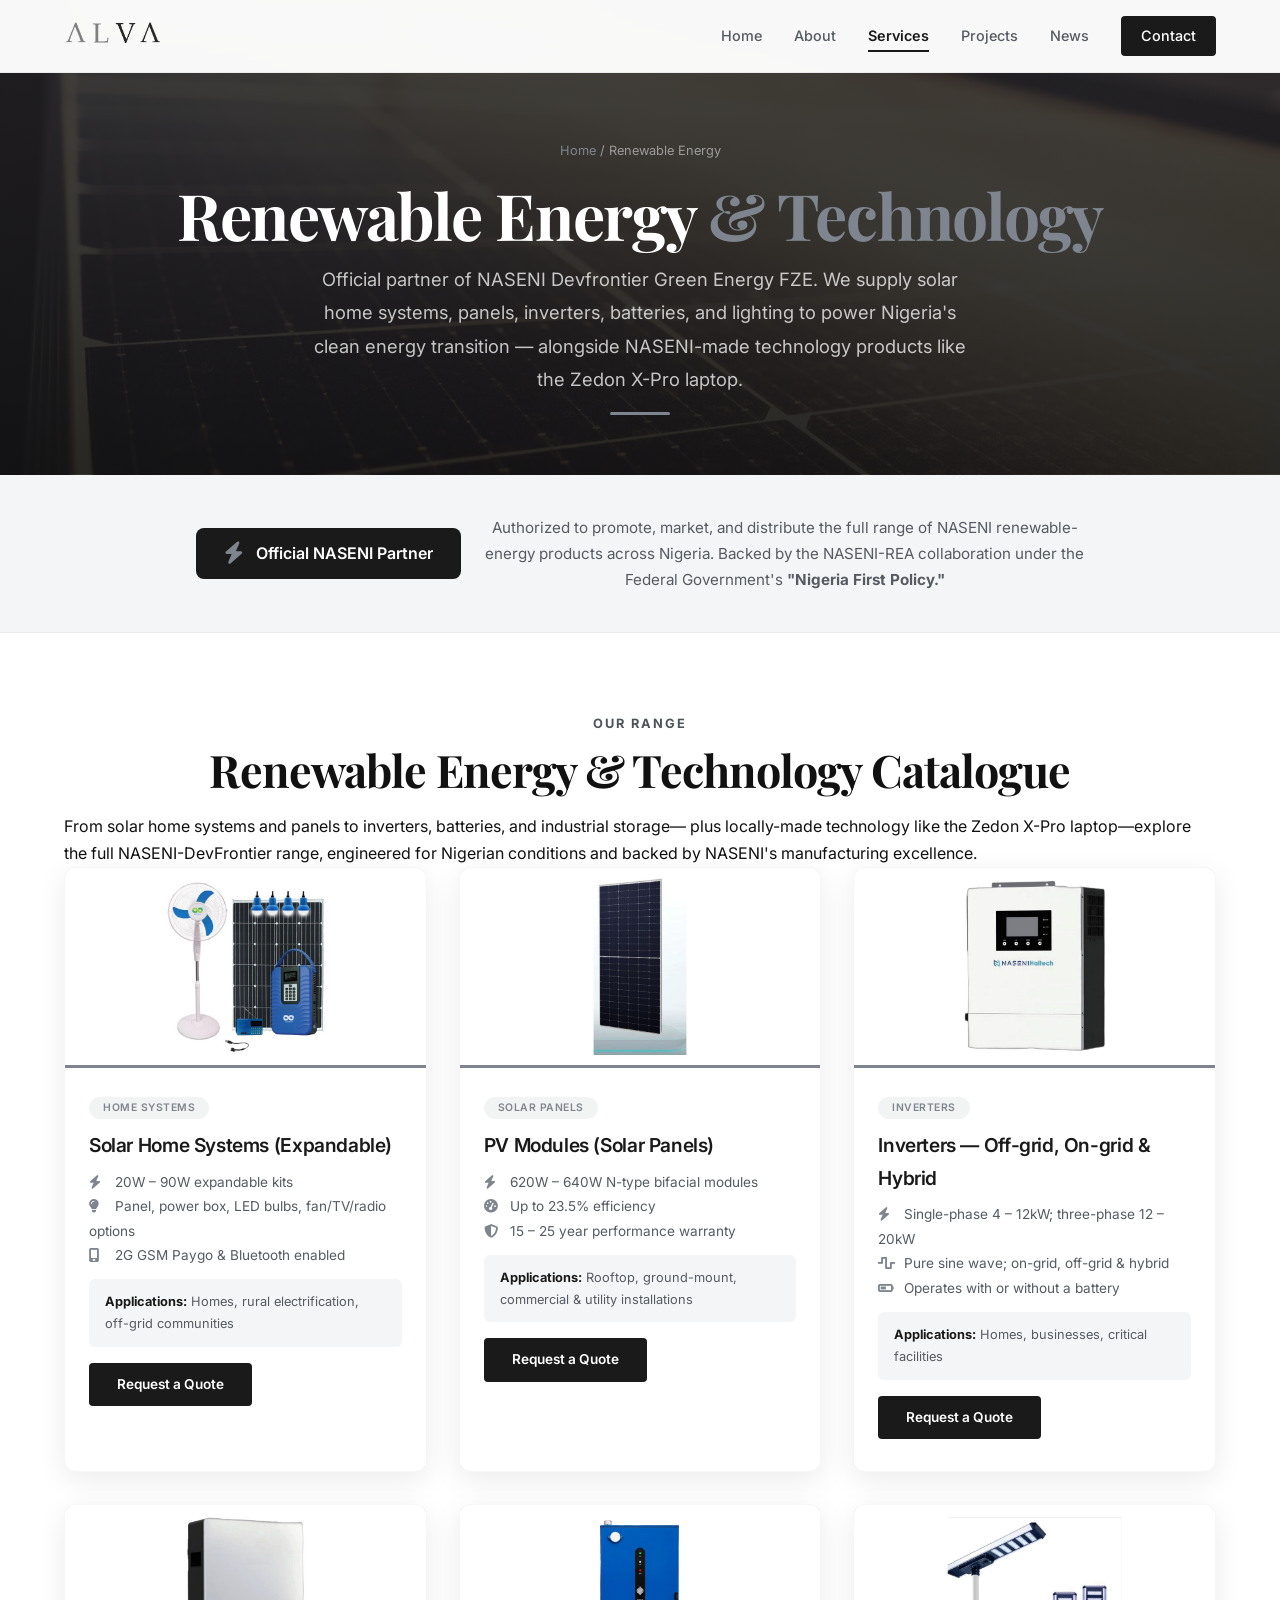
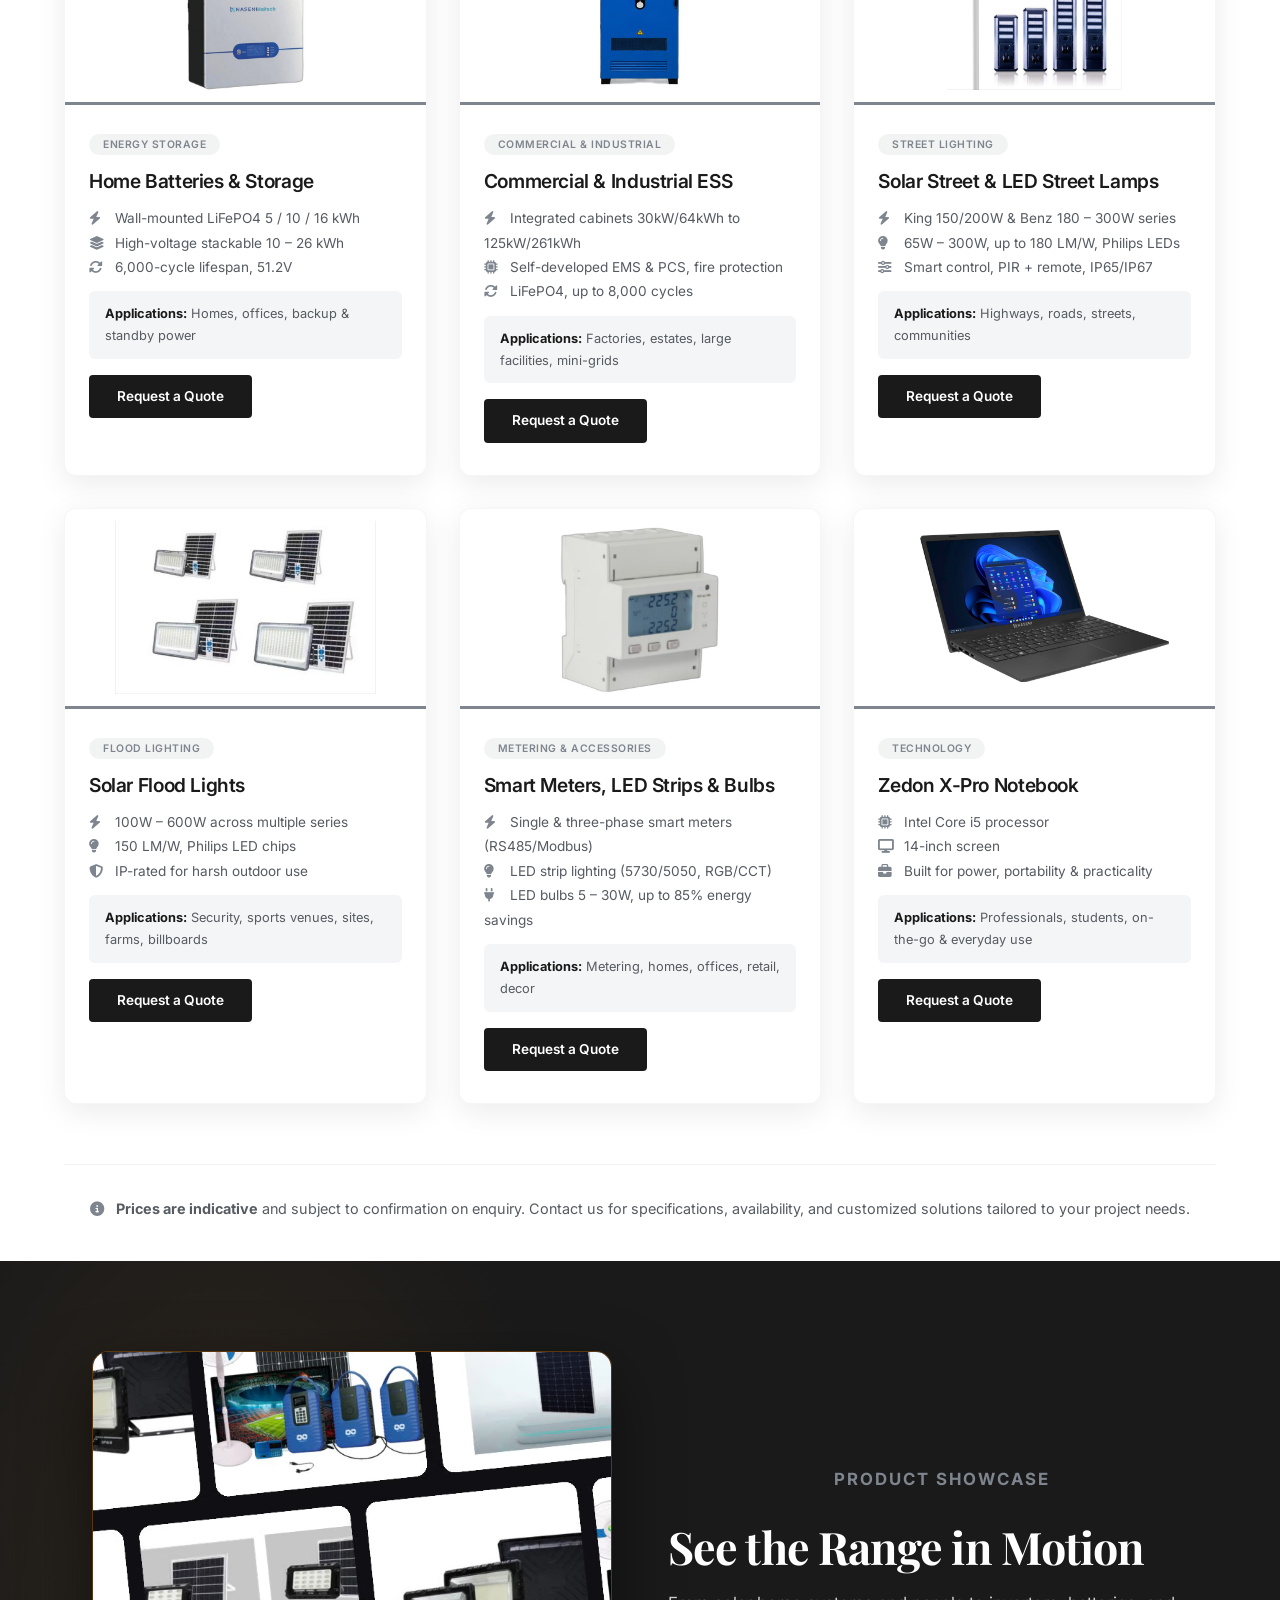
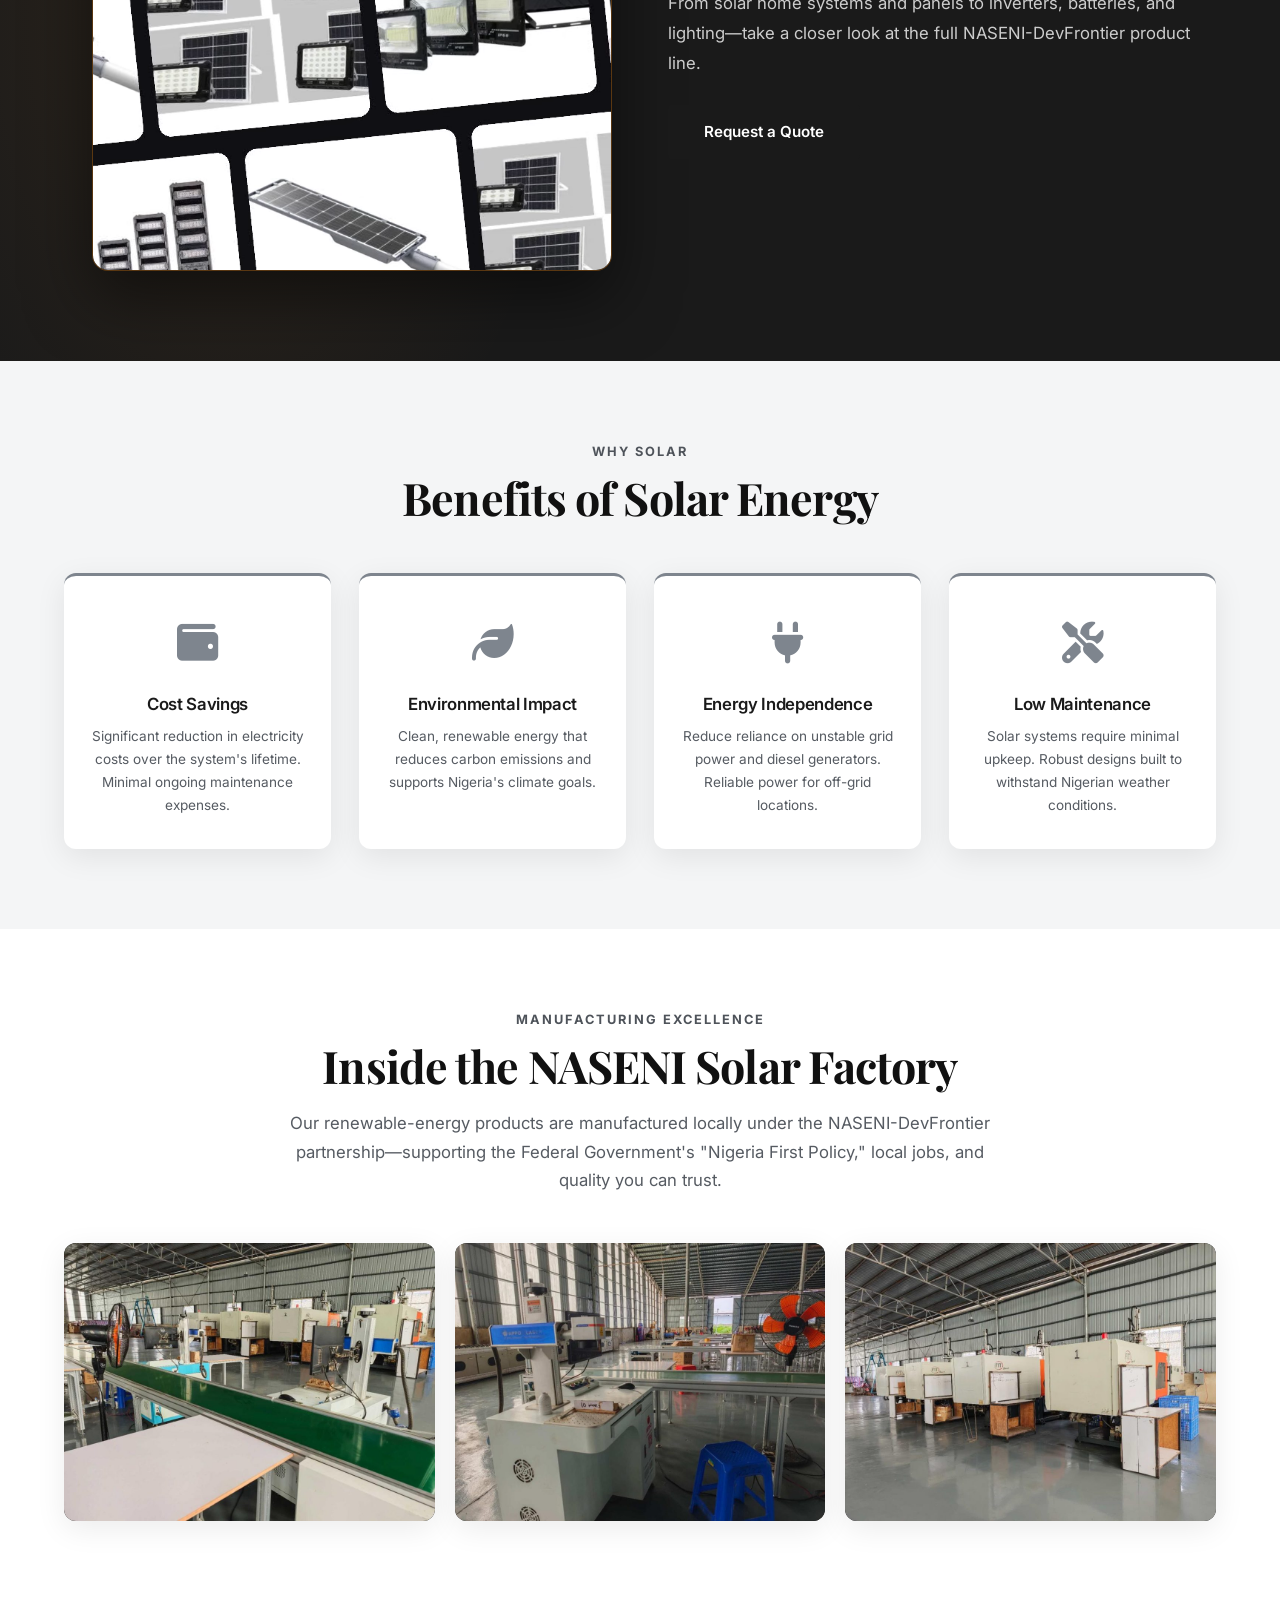
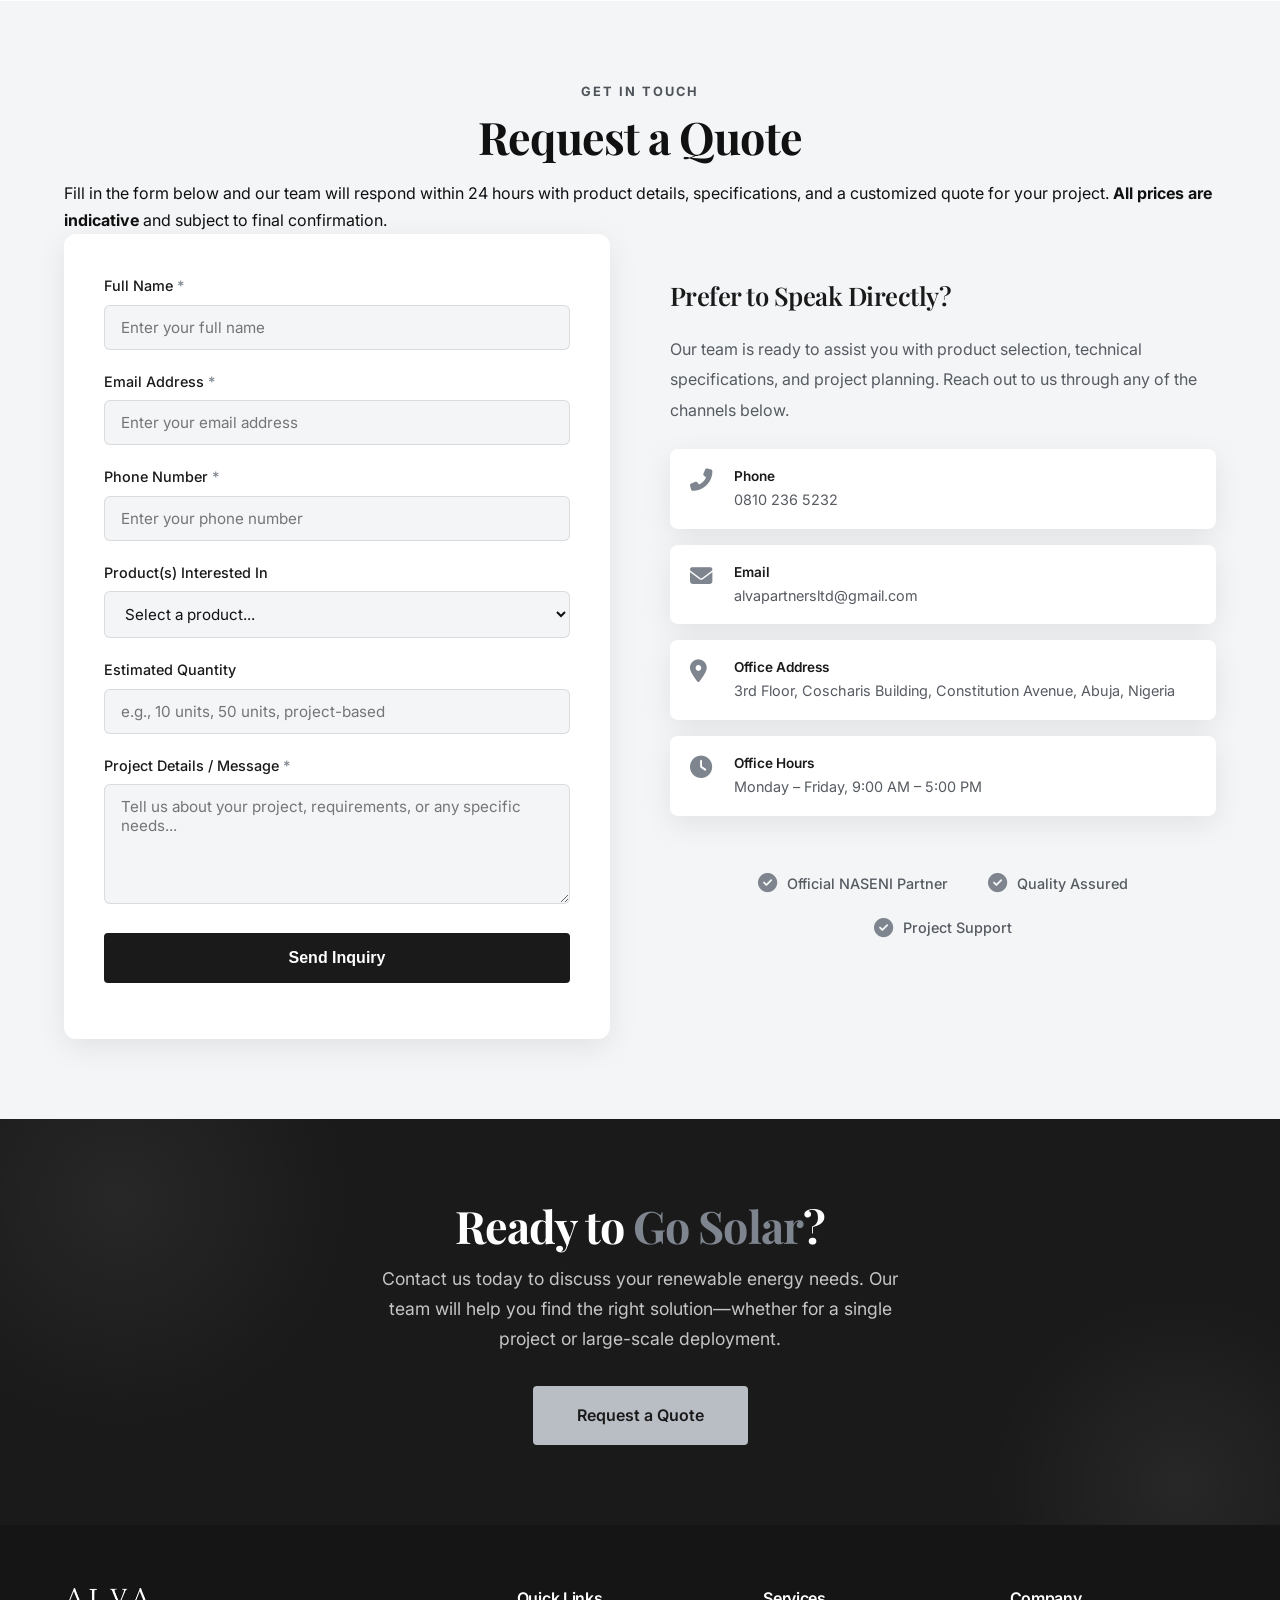
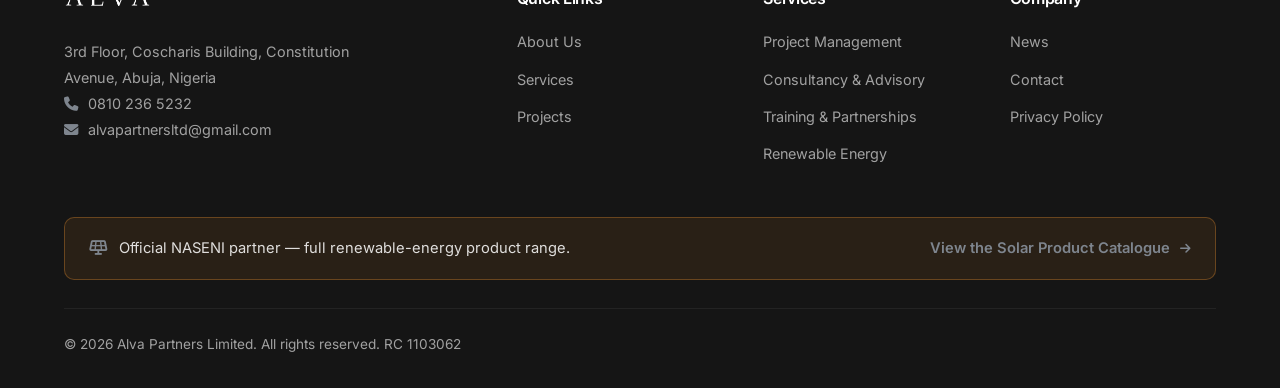
<file: solar.html>
<!DOCTYPE html>
<html lang="en">
<head>
    <meta charset="UTF-8" />
    <meta name="viewport" content="width=device-width, initial-scale=1.0" />
    <!-- Favicon -->
    <link rel="icon" href="images/logos/favicon.ico" sizes="any" />
    <link rel="icon" type="image/png" sizes="32x32" href="images/logos/favicon-32.png" />
    <link rel="icon" type="image/png" sizes="16x16" href="images/logos/favicon-16.png" />
    <link rel="apple-touch-icon" sizes="180x180" href="images/logos/apple-touch-icon.png" />
    <title>Renewable Energy Solutions – Alva Partners</title>
    <meta name="description" content="Alva Partners, an official NASENI Devfrontier partner, supplies high-quality solar street lights, garden lights, flood lights and wall lights across Nigeria." />
    <!-- Open Graph / social sharing -->
    <meta property="og:type" content="website" />
    <meta property="og:site_name" content="Alva Partners" />
    <meta property="og:title" content="Renewable Energy Solutions – Alva Partners" />
    <meta property="og:description" content="Alva Partners, an official NASENI Devfrontier partner, supplies high-quality solar street lights, garden lights, flood lights and wall lights across Nigeria." />
    <meta property="og:url" content="https://alvapartners.com.ng/solar.html" />
    <meta property="og:image" content="https://alvapartners.com.ng/images/og-image.jpg" />
    <meta property="og:image:width" content="1200" />
    <meta property="og:image:height" content="630" />
    <meta property="og:locale" content="en_NG" />
    <meta name="twitter:card" content="summary_large_image" />
    <meta name="twitter:title" content="Renewable Energy Solutions – Alva Partners" />
    <meta name="twitter:description" content="Alva Partners, an official NASENI Devfrontier partner, supplies high-quality solar street lights, garden lights, flood lights and wall lights across Nigeria." />
    <meta name="twitter:image" content="https://alvapartners.com.ng/images/og-image.jpg" />

    <!-- Google Fonts -->
    <link rel="preconnect" href="https://fonts.googleapis.com" />
    <link rel="preconnect" href="https://fonts.gstatic.com" crossorigin />
    <link href="https://fonts.googleapis.com/css2?family=Playfair+Display:ital,wght@0,400;0,600;0,700;1,700&family=Inter:wght@300;400;500;600;700&family=Cinzel:wght@400;500;600&display=swap" rel="stylesheet" />

    <!-- Font Awesome -->
    <link rel="stylesheet" href="https://cdnjs.cloudflare.com/ajax/libs/font-awesome/6.5.2/css/all.min.css" />

    <!-- Shared design system -->
    <link rel="stylesheet" href="styles.css" />

    <style>
        /* ===== BUTTONS (page-specific) ===== */
        .btn-outline-gold {
            background: transparent;
            color: var(--gold);
            border: 2px solid var(--gold);
        }
        .btn-outline-gold:hover {
            background: var(--gold);
            color: var(--navy);
        }

        /* ===== PAGE HEADER ===== */
        .page-header {
            padding: 140px 0 60px;
            --page-image: url('images/solar-header.jpg');
            background-color: var(--navy);
            color: var(--white);
            text-align: center;
            position: relative;
            overflow: hidden;
        }

        .page-header::before {
            content: '';
            position: absolute;
            top: -30%;
            right: -10%;
            width: 50%;
            height: 150%;
            background: radial-gradient(ellipse, rgba(126, 133, 142, 0.06) 0%, transparent 70%);
            pointer-events: none;
        }

        .page-header .container {
            position: relative;
            z-index: 2;
        }

        .page-header .breadcrumb {
            font-size: 0.8rem;
            color: rgba(255, 255, 255, 0.5);
            margin-bottom: 16px;
        }
        .page-header .breadcrumb a {
            color: var(--gold);
        }
        .page-header .breadcrumb a:hover {
            text-decoration: underline;
        }

        .page-header h1 {
            margin-bottom: 12px;
        }
        .page-header h1 span {
            color: var(--gold);
        }

        .page-header p {
            max-width: 680px;
            margin: 0 auto;
            color: rgba(255, 255, 255, 0.75);
            font-size: 1.15rem;
            line-height: 1.8;
        }

        .page-header .gold-line {
            width: 60px;
            height: 3px;
            background: var(--gold);
            margin: 16px auto 0;
            border-radius: 4px;
        }

        /* ===== PARTNERSHIP BANNER ===== */
        .partnership-banner {
            padding: 40px 0;
            background: var(--off-white);
            border-bottom: 1px solid rgba(35, 35, 35, 0.05);
        }

        .partnership-banner .container {
            display: flex;
            align-items: center;
            justify-content: center;
            gap: 24px;
            flex-wrap: wrap;
            text-align: center;
        }

        .partnership-banner .badge-large {
            display: inline-flex;
            align-items: center;
            gap: 12px;
            background: var(--navy);
            color: var(--white);
            padding: 12px 28px;
            border-radius: 8px;
            font-weight: 600;
            font-size: 1rem;
        }

        .partnership-banner .badge-large i {
            color: var(--gold);
            font-size: 1.4rem;
        }

        .partnership-banner p {
            color: var(--slate);
            font-size: 0.95rem;
            max-width: 600px;
        }

        /* ===== PRODUCT CATEGORIES ===== */
        .categories-section {
            padding: 80px 0 40px;
            background: var(--white);
        }

        .categories-section h2 {
            text-align: center;
            margin-bottom: 16px;
        }

        .categories-section>p {
            text-align: center;
            max-width: 640px;
            margin: 0 auto 48px;
            color: var(--slate);
            font-size: 1.05rem;
        }

        .category-tabs {
            display: flex;
            flex-wrap: wrap;
            justify-content: center;
            gap: 12px;
            margin-bottom: 48px;
        }

        .category-tab {
            padding: 10px 28px;
            border-radius: 100px;
            font-weight: 500;
            font-size: 0.85rem;
            background: var(--off-white);
            color: var(--slate);
            border: 1px solid transparent;
            cursor: pointer;
            transition: var(--transition);
        }

        .category-tab:hover {
            border-color: rgba(126, 133, 142, 0.3);
            color: var(--navy);
        }

        .category-tab.active {
            background: var(--navy);
            color: var(--white);
            border-color: var(--navy);
        }

        /* ===== PRODUCT GRID ===== */
        .product-grid {
            display: grid;
            grid-template-columns: repeat(3, 1fr);
            gap: 32px;
            margin-bottom: 60px;
        }

        .product-card {
            background: var(--white);
            border-radius: 12px;
            overflow: hidden;
            box-shadow: var(--shadow);
            transition: var(--transition);
            border: 1px solid rgba(35, 35, 35, 0.04);
        }

        .product-card:hover {
            transform: translateY(-6px);
            box-shadow: 0 16px 48px rgba(0, 0, 0, 0.08);
            border-color: rgba(126, 133, 142, 0.2);
        }

        .product-image {
            height: 200px;
            background: var(--navy);
            display: flex;
            align-items: center;
            justify-content: center;
            color: rgba(255, 255, 255, 0.15);
            font-size: 3.6rem;
            overflow: hidden;
            border-bottom: 3px solid var(--gold);
        }
        .product-image img {
            width: 100%;
            height: 100%;
            object-fit: cover;
            transition: transform 0.4s ease;
        }
        .product-card:hover .product-image img {
            transform: scale(1.05);
        }
        /* Icon placeholder shown until a product photo is added */
        .product-image.placeholder {
            color: rgba(255, 255, 255, 0.26);
        }

        .product-body {
            padding: 24px 24px 32px;
        }

        .product-body .product-tag {
            display: inline-block;
            font-size: 0.65rem;
            font-weight: 600;
            text-transform: uppercase;
            letter-spacing: 0.5px;
            color: var(--gold);
            background: rgba(126, 133, 142, 0.1);
            padding: 2px 14px;
            border-radius: 100px;
            margin-bottom: 10px;
        }

        .product-body h3 {
            font-family: 'Inter', sans-serif;
            font-weight: 600;
            font-size: 1.2rem;
            color: var(--navy);
            margin-bottom: 8px;
        }

        .product-body .specs {
            font-size: 0.85rem;
            color: var(--slate);
            line-height: 1.8;
            margin-bottom: 12px;
        }

        .product-body .specs i {
            color: var(--gold);
            width: 18px;
            margin-right: 4px;
        }

        .product-body .applications {
            font-size: 0.8rem;
            color: var(--slate);
            background: var(--off-white);
            padding: 12px 16px;
            border-radius: 6px;
            margin-bottom: 16px;
        }

        .product-body .applications strong {
            color: var(--navy);
        }

        .product-body .btn {
            padding: 10px 28px;
            font-size: 0.85rem;
        }

        /* ===== WHY SOLAR ===== */
        .why-solar {
            padding: 80px 0;
            background: var(--off-white);
        }

        .why-solar h2 {
            text-align: center;
            margin-bottom: 48px;
        }

        .why-solar-grid {
            display: grid;
            grid-template-columns: repeat(4, 1fr);
            gap: 28px;
        }

        .why-solar-item {
            text-align: center;
            padding: 32px 20px;
            background: var(--white);
            border-radius: 12px;
            box-shadow: var(--shadow);
            transition: var(--transition);
            border-top: 3px solid var(--gold);
        }

        .why-solar-item:hover {
            transform: translateY(-4px);
        }

        .why-solar-item .icon {
            font-size: 2.6rem;
            color: var(--gold);
            margin-bottom: 12px;
        }

        .why-solar-item h4 {
            font-family: 'Inter', sans-serif;
            font-weight: 600;
            color: var(--navy);
            font-size: 1.05rem;
            margin-bottom: 6px;
        }

        .why-solar-item p {
            font-size: 0.85rem;
            color: var(--slate);
            line-height: 1.7;
        }

        /* ===== SOLAR FACTORY GALLERY ===== */
        .factory-section {
            padding: 80px 0;
            background: var(--white);
        }
        .factory-section h2 {
            text-align: center;
            margin-bottom: 16px;
        }
        .factory-intro {
            text-align: center;
            max-width: 700px;
            margin: 0 auto 48px;
            color: var(--slate);
            font-size: 1.05rem;
            line-height: 1.7;
        }
        .factory-grid {
            display: grid;
            grid-template-columns: repeat(3, 1fr);
            gap: 20px;
        }
        .factory-tile {
            aspect-ratio: 4 / 3;
            border-radius: 12px;
            overflow: hidden;
            box-shadow: var(--shadow);
            background: var(--navy);
        }
        .factory-tile img {
            width: 100%;
            height: 100%;
            object-fit: cover;
            display: block;
            transition: transform 0.4s ease;
        }
        .factory-tile:hover img {
            transform: scale(1.05);
        }
        .factory-tile.placeholder {
            display: flex;
            flex-direction: column;
            align-items: center;
            justify-content: center;
            gap: 8px;
            color: rgba(255, 255, 255, 0.4);
            border: 1px dashed rgba(255, 255, 255, 0.22);
        }
        .factory-tile.placeholder i { font-size: 2rem; }
        .factory-tile.placeholder span {
            font-size: 0.72rem;
            letter-spacing: 0.5px;
            text-transform: uppercase;
        }
        @media (max-width: 768px) { .factory-grid { grid-template-columns: repeat(2, 1fr); } }
        @media (max-width: 480px) { .factory-grid { grid-template-columns: 1fr; } }

        /* ===== PRODUCT SHOWCASE VIDEO ===== */
        .video-showcase {
            padding: 90px 0;
            background: var(--navy);
            color: var(--white);
            position: relative;
            overflow: hidden;
        }
        .video-showcase::before {
            content: '';
            position: absolute;
            top: -30%;
            left: -10%;
            width: 55%;
            height: 160%;
            background: radial-gradient(ellipse, rgba(224, 137, 43, 0.10) 0%, transparent 70%);
            pointer-events: none;
        }
        .video-showcase-grid {
            display: grid;
            grid-template-columns: 1fr 1fr;
            gap: 56px;
            align-items: center;
            position: relative;
            z-index: 2;
        }
        .video-showcase .section-label { color: var(--gold); }
        .video-showcase h2 { color: var(--white); margin-bottom: 14px; }
        .video-copy p {
            color: rgba(255, 255, 255, 0.78);
            font-size: 1.05rem;
            line-height: 1.8;
            margin-bottom: 26px;
        }
        .video-frame {
            max-width: 520px;
            margin-left: auto;
            border-radius: 16px;
            overflow: hidden;
            background: #000;
            box-shadow: 0 26px 64px rgba(0, 0, 0, 0.5);
            border: 1px solid rgba(224, 137, 43, 0.4);
        }
        .video-frame video { width: 100%; height: auto; display: block; }
        @media (max-width: 768px) {
            .video-showcase-grid { grid-template-columns: 1fr; gap: 32px; }
            .video-frame { max-width: 100%; margin: 0 auto; order: 2; }
        }

        /* ===== CTA ===== */
        .cta-section {
            padding: 80px 0;
            background: var(--navy);
            color: var(--white);
            text-align: center;
        }

        .cta-section h2 {
            margin-bottom: 12px;
        }
        .cta-section h2 span {
            color: var(--gold);
        }

        .cta-section p {
            max-width: 560px;
            margin: 0 auto 32px;
            color: rgba(255, 255, 255, 0.75);
            font-size: 1.1rem;
        }

        .cta-section .btn-gold {
            font-size: 1rem;
            padding: 16px 44px;
        }

        /* ===== RESPONSIVE (page-specific) ===== */
        @media (max-width: 992px) {
            .product-grid {
                grid-template-columns: 1fr 1fr;
            }
            .why-solar-grid {
                grid-template-columns: 1fr 1fr;
            }
        }

        @media (max-width: 768px) {
            .page-header {
                padding: 120px 0 48px;
            }

            .product-grid {
                grid-template-columns: 1fr 1fr;
            }
            .why-solar-grid {
                grid-template-columns: 1fr 1fr;
            }

            .partnership-banner .container {
                flex-direction: column;
                gap: 12px;
            }
        }

        @media (max-width: 480px) {
            .product-grid {
                grid-template-columns: 1fr;
            }
            .why-solar-grid {
                grid-template-columns: 1fr;
            }
            .category-tabs {
                gap: 8px;
            }
            .category-tab {
                padding: 8px 18px;
                font-size: 0.75rem;
            }
        }

        /* ===== REQUEST A QUOTE (merged from store) ===== */
        .inquiry-section {
            padding: 80px 0;
            background: var(--off-white);
        }
        .inquiry-section h2 {
            text-align: center;
            margin-bottom: 16px;
        }
        .inquiry-section > p {
            text-align: center;
            max-width: 600px;
            margin: 0 auto 48px;
            color: var(--slate);
            font-size: 1.05rem;
        }
        .inquiry-wrapper {
            display: grid;
            grid-template-columns: 1fr 1fr;
            gap: 60px;
            align-items: start;
        }
        .inquiry-form {
            background: var(--white);
            padding: 40px;
            border-radius: 12px;
            box-shadow: var(--shadow);
        }
        .inquiry-form .form-group {
            margin-bottom: 20px;
        }
        .inquiry-form label {
            display: block;
            font-weight: 500;
            font-size: 0.9rem;
            color: var(--navy);
            margin-bottom: 6px;
        }
        .inquiry-form label .required {
            color: var(--gold);
        }
        .inquiry-form input,
        .inquiry-form select,
        .inquiry-form textarea {
            width: 100%;
            padding: 12px 16px;
            border: 1px solid rgba(35, 35, 35, 0.12);
            border-radius: 6px;
            font-family: 'Inter', sans-serif;
            font-size: 0.95rem;
            transition: var(--transition);
            background: var(--off-white);
            color: var(--almost-black);
        }
        .inquiry-form input:focus,
        .inquiry-form select:focus,
        .inquiry-form textarea:focus {
            outline: none;
            border-color: var(--gold);
            box-shadow: 0 0 0 3px rgba(126, 133, 142, 0.15);
            background: var(--white);
        }
        .inquiry-form textarea {
            min-height: 120px;
            resize: vertical;
        }
        .inquiry-form .btn {
            width: 100%;
            padding: 16px;
            font-size: 1rem;
        }
        .inquiry-info {
            padding: 40px 0;
        }
        .inquiry-info h3 {
            color: var(--navy);
            margin-bottom: 16px;
        }
        .inquiry-info p {
            color: var(--slate);
            font-size: 1rem;
            line-height: 1.9;
            margin-bottom: 24px;
        }
        .inquiry-info .info-item {
            display: flex;
            align-items: flex-start;
            gap: 16px;
            margin-bottom: 16px;
            padding: 16px 20px;
            background: var(--white);
            border-radius: 8px;
            box-shadow: var(--shadow);
        }
        .inquiry-info .info-item i {
            color: var(--gold);
            font-size: 1.4rem;
            width: 28px;
            margin-top: 4px;
        }
        .inquiry-info .info-item .label {
            font-weight: 600;
            color: var(--navy);
            font-size: 0.85rem;
        }
        .inquiry-info .info-item .value {
            color: var(--slate);
            font-size: 0.9rem;
        }
        .trust-badges {
            padding: 40px 0 0;
            text-align: center;
        }
        .trust-badges .badges {
            display: flex;
            flex-wrap: wrap;
            justify-content: center;
            gap: 20px 40px;
        }
        .trust-badges .badge-item {
            display: flex;
            align-items: center;
            gap: 10px;
            color: var(--slate);
            font-size: 0.9rem;
            font-weight: 500;
        }
        .trust-badges .badge-item i {
            color: var(--gold);
            font-size: 1.2rem;
        }
        @media (max-width: 992px) {
            .inquiry-wrapper {
                grid-template-columns: 1fr;
            }
        }
        @media (max-width: 768px) {
            .inquiry-form {
                padding: 24px;
            }
        }
    </style>
</head>

<body>

    <!-- ===== HEADER ===== -->
    <header class="header" id="header">
        <div class="container">
            <a href="index.html" class="logo" aria-label="Alva Partners home">
                <img src="images/logos/alva-logo.png" alt="Alva Partners" class="logo-img" />
            </a>

            <nav class="nav" id="nav">
                <a href="index.html">Home</a>
                <a href="about.html">About</a>
                <a href="services.html" class="active" aria-current="page">Services</a>
                <a href="portfolio.html">Projects</a>
                <a href="news.html">News</a>
                <a href="contact-us.html" class="nav-cta">Contact</a>
            </nav>

            <button class="nav-toggle" id="navToggle" aria-label="Toggle navigation" aria-expanded="false" aria-controls="nav">
                <i class="fas fa-bars"></i>
            </button>
        </div>
    </header>

    <!-- ===== PAGE HEADER ===== -->
    <section class="page-header">
        <div class="container">
            <div class="breadcrumb">
                <a href="index.html">Home</a> / Renewable Energy
            </div>
            <h1>Renewable Energy <span>&amp; Technology</span></h1>
            <p>
                Official partner of NASENI Devfrontier Green Energy FZE. We supply solar home systems,
                panels, inverters, batteries, and lighting to power Nigeria's clean energy transition —
                alongside NASENI-made technology products like the Zedon X-Pro laptop.
            </p>
            <div class="gold-line"></div>
        </div>
    </section>

    <!-- ===== PARTNERSHIP BANNER ===== -->
    <section class="partnership-banner">
        <div class="container">
            <span class="badge-large">
                <i class="fas fa-bolt"></i> Official NASENI Partner
            </span>
            <p>
                Authorized to promote, market, and distribute the full range of NASENI renewable-energy
                products across Nigeria. Backed by the NASENI-REA collaboration under the Federal Government's
                <strong>"Nigeria First Policy."</strong>
            </p>
        </div>
    </section>

    <!-- ===== PRODUCT CATEGORIES & GRID ===== -->
    <section class="categories-section">
        <div class="container">
            <p class="section-label">Our Range</p>
            <h2>Renewable Energy &amp; Technology Catalogue</h2>
            <p>
                From solar home systems and panels to inverters, batteries, and industrial storage—
                plus locally-made technology like the Zedon X-Pro laptop—explore the full
                NASENI-DevFrontier range, engineered for Nigerian conditions and backed by
                NASENI's manufacturing excellence.
            </p>

            <!-- Product Grid -->
            <div class="product-grid">

                <!-- 1. Solar Home Systems -->
                <!-- Photo: images/catalogue/solar-home-systems.jpg -->
                <div class="product-card">
                    <div class="product-image"><img src="images/catalogue/solar-home-systems.jpg" alt="NASENI solar home system with panel, power box, LED bulbs, fan and radio" loading="lazy" /></div>
                    <div class="product-body">
                        <span class="product-tag">Home Systems</span>
                        <h3>Solar Home Systems (Expandable)</h3>
                        <div class="specs">
                            <i class="fas fa-bolt"></i> 20W – 90W expandable kits<br />
                            <i class="fas fa-lightbulb"></i> Panel, power box, LED bulbs, fan/TV/radio options<br />
                            <i class="fas fa-mobile-screen"></i> 2G GSM Paygo &amp; Bluetooth enabled
                        </div>
                        <div class="applications">
                            <strong>Applications:</strong> Homes, rural electrification, off-grid communities
                        </div>
                        <a href="#inquiry" class="btn btn-navy">Request a Quote</a>
                    </div>
                </div>

                <!-- 2. PV Modules -->
                <!-- Photo: images/catalogue/pv-modules.jpg -->
                <div class="product-card">
                    <div class="product-image"><img src="images/catalogue/pv-modules.jpg" alt="NASENI N-type bifacial PV solar module, 620 to 640W" loading="lazy" /></div>
                    <div class="product-body">
                        <span class="product-tag">Solar Panels</span>
                        <h3>PV Modules (Solar Panels)</h3>
                        <div class="specs">
                            <i class="fas fa-bolt"></i> 620W – 640W N-type bifacial modules<br />
                            <i class="fas fa-gauge-high"></i> Up to 23.5% efficiency<br />
                            <i class="fas fa-shield-halved"></i> 15 – 25 year performance warranty
                        </div>
                        <div class="applications">
                            <strong>Applications:</strong> Rooftop, ground-mount, commercial &amp; utility installations
                        </div>
                        <a href="#inquiry" class="btn btn-navy">Request a Quote</a>
                    </div>
                </div>

                <!-- 3. Inverters -->
                <!-- Photo: images/catalogue/inverters.jpg -->
                <div class="product-card">
                    <div class="product-image"><img src="images/catalogue/inverters.jpg" alt="NASENI Haitech hybrid solar inverter" loading="lazy" /></div>
                    <div class="product-body">
                        <span class="product-tag">Inverters</span>
                        <h3>Inverters — Off-grid, On-grid &amp; Hybrid</h3>
                        <div class="specs">
                            <i class="fas fa-bolt"></i> Single-phase 4 – 12kW; three-phase 12 – 20kW<br />
                            <i class="fas fa-wave-square"></i> Pure sine wave; on-grid, off-grid &amp; hybrid<br />
                            <i class="fas fa-battery-half"></i> Operates with or without a battery
                        </div>
                        <div class="applications">
                            <strong>Applications:</strong> Homes, businesses, critical facilities
                        </div>
                        <a href="#inquiry" class="btn btn-navy">Request a Quote</a>
                    </div>
                </div>

                <!-- 4. Home Batteries & Storage -->
                <!-- Photo: images/catalogue/home-batteries.jpg -->
                <div class="product-card">
                    <div class="product-image"><img src="images/catalogue/home-batteries.jpg" alt="NASENI Haitech wall-mounted LiFePO4 home battery" loading="lazy" /></div>
                    <div class="product-body">
                        <span class="product-tag">Energy Storage</span>
                        <h3>Home Batteries &amp; Storage</h3>
                        <div class="specs">
                            <i class="fas fa-bolt"></i> Wall-mounted LiFePO4 5 / 10 / 16 kWh<br />
                            <i class="fas fa-layer-group"></i> High-voltage stackable 10 – 26 kWh<br />
                            <i class="fas fa-rotate"></i> 6,000-cycle lifespan, 51.2V
                        </div>
                        <div class="applications">
                            <strong>Applications:</strong> Homes, offices, backup &amp; standby power
                        </div>
                        <a href="#inquiry" class="btn btn-navy">Request a Quote</a>
                    </div>
                </div>

                <!-- 5. Commercial & Industrial ESS -->
                <!-- Photo: images/catalogue/commercial-ess.jpg -->
                <div class="product-card">
                    <div class="product-image"><img src="images/catalogue/commercial-ess.jpg" alt="NASENI commercial and industrial energy storage cabinet" loading="lazy" /></div>
                    <div class="product-body">
                        <span class="product-tag">Commercial &amp; Industrial</span>
                        <h3>Commercial &amp; Industrial ESS</h3>
                        <div class="specs">
                            <i class="fas fa-bolt"></i> Integrated cabinets 30kW/64kWh to 125kW/261kWh<br />
                            <i class="fas fa-microchip"></i> Self-developed EMS &amp; PCS, fire protection<br />
                            <i class="fas fa-rotate"></i> LiFePO4, up to 8,000 cycles
                        </div>
                        <div class="applications">
                            <strong>Applications:</strong> Factories, estates, large facilities, mini-grids
                        </div>
                        <a href="#inquiry" class="btn btn-navy">Request a Quote</a>
                    </div>
                </div>

                <!-- 6. Solar Street & LED Street Lamps -->
                <!-- Photo: images/catalogue/street-lights.jpg -->
                <div class="product-card">
                    <div class="product-image"><img src="images/catalogue/street-lights.jpg" alt="NASENI all-in-one solar LED street lights" loading="lazy" /></div>
                    <div class="product-body">
                        <span class="product-tag">Street Lighting</span>
                        <h3>Solar Street &amp; LED Street Lamps</h3>
                        <div class="specs">
                            <i class="fas fa-bolt"></i> King 150/200W &amp; Benz 180 – 300W series<br />
                            <i class="fas fa-lightbulb"></i> 65W – 300W, up to 180 LM/W, Philips LEDs<br />
                            <i class="fas fa-sliders"></i> Smart control, PIR + remote, IP65/IP67
                        </div>
                        <div class="applications">
                            <strong>Applications:</strong> Highways, roads, streets, communities
                        </div>
                        <a href="#inquiry" class="btn btn-navy">Request a Quote</a>
                    </div>
                </div>

                <!-- 7. Solar Flood Lights -->
                <!-- Photo: images/catalogue/flood-lights.jpg -->
                <div class="product-card">
                    <div class="product-image"><img src="images/catalogue/flood-lights.jpg" alt="NASENI solar flood lights with panels and remote controls" loading="lazy" /></div>
                    <div class="product-body">
                        <span class="product-tag">Flood Lighting</span>
                        <h3>Solar Flood Lights</h3>
                        <div class="specs">
                            <i class="fas fa-bolt"></i> 100W – 600W across multiple series<br />
                            <i class="fas fa-lightbulb"></i> 150 LM/W, Philips LED chips<br />
                            <i class="fas fa-shield-halved"></i> IP-rated for harsh outdoor use
                        </div>
                        <div class="applications">
                            <strong>Applications:</strong> Security, sports venues, sites, farms, billboards
                        </div>
                        <a href="#inquiry" class="btn btn-navy">Request a Quote</a>
                    </div>
                </div>

                <!-- 8. Smart Meters, LED Strips & Bulbs -->
                <!-- Photo: images/catalogue/accessories.jpg -->
                <div class="product-card">
                    <div class="product-image"><img src="images/catalogue/accessories.jpg" alt="NASENI single and three-phase smart energy meter" loading="lazy" /></div>
                    <div class="product-body">
                        <span class="product-tag">Metering &amp; Accessories</span>
                        <h3>Smart Meters, LED Strips &amp; Bulbs</h3>
                        <div class="specs">
                            <i class="fas fa-bolt"></i> Single &amp; three-phase smart meters (RS485/Modbus)<br />
                            <i class="fas fa-lightbulb"></i> LED strip lighting (5730/5050, RGB/CCT)<br />
                            <i class="fas fa-plug"></i> LED bulbs 5 – 30W, up to 85% energy savings
                        </div>
                        <div class="applications">
                            <strong>Applications:</strong> Metering, homes, offices, retail, decor
                        </div>
                        <a href="#inquiry" class="btn btn-navy">Request a Quote</a>
                    </div>
                </div>

                <!-- 9. Zedon X-Pro Laptop -->
                <!-- Photo: images/catalogue/zedon-x-pro.jpg -->
                <div class="product-card">
                    <div class="product-image placeholder"><img src="images/catalogue/zedon-x-pro.jpg" alt="Zedon X-Pro Laptop" loading="lazy" /></div>
                    <div class="product-body">
                        <span class="product-tag">Technology</span>
                        <h3>Zedon X-Pro Notebook</h3>
                        <div class="specs">
                            <i class="fas fa-microchip"></i> Intel Core i5 processor<br />
                            <i class="fas fa-display"></i> 14-inch screen<br />
                            <i class="fas fa-briefcase"></i> Built for power, portability &amp; practicality
                        </div>
                        <div class="applications">
                            <strong>Applications:</strong> Professionals, students, on-the-go &amp; everyday use
                        </div>
                        <a href="#inquiry" class="btn btn-navy">Request a Quote</a>
                    </div>
                </div>

            </div>

            <!-- Note about pricing -->
            <div style="text-align:center; color:var(--slate); font-size:0.9rem; border-top:1px solid rgba(35,35,35,0.06); padding-top:32px;">
                <i class="fas fa-circle-info" style="color:var(--gold); margin-right:8px;"></i>
                <strong>Prices are indicative</strong> and subject to confirmation on enquiry. Contact us for
                specifications, availability, and customized solutions tailored to your project needs.
            </div>
        </div>
    </section>

    <!-- ===== PRODUCT SHOWCASE VIDEO ===== -->
    <section class="video-showcase">
        <div class="container video-showcase-grid">
            <div class="video-frame">
                <video autoplay muted loop playsinline preload="metadata" aria-label="NASENI renewable-energy product showcase">
                    <source src="videos/naseni_products.webm" type="video/webm" />
                    Your browser does not support the video tag.
                </video>
            </div>
            <div class="video-copy">
                <p class="section-label">Product Showcase</p>
                <h2>See the Range in Motion</h2>
                <p>
                    From solar home systems and panels to inverters, batteries, and lighting—take a closer
                    look at the full NASENI-DevFrontier product line.
                </p>
                <a href="#inquiry" class="btn btn-gold">Request a Quote</a>
            </div>
        </div>
    </section>

    <!-- ===== WHY SOLAR ===== -->
    <section class="why-solar">
        <div class="container">
            <p class="section-label">Why Solar</p>
            <h2>Benefits of Solar Energy</h2>

            <div class="why-solar-grid">
                <div class="why-solar-item">
                    <div class="icon"><i class="fas fa-wallet"></i></div>
                    <h4>Cost Savings</h4>
                    <p>Significant reduction in electricity costs over the system's lifetime. Minimal ongoing maintenance expenses.</p>
                </div>
                <div class="why-solar-item">
                    <div class="icon"><i class="fas fa-leaf"></i></div>
                    <h4>Environmental Impact</h4>
                    <p>Clean, renewable energy that reduces carbon emissions and supports Nigeria's climate goals.</p>
                </div>
                <div class="why-solar-item">
                    <div class="icon"><i class="fas fa-plug"></i></div>
                    <h4>Energy Independence</h4>
                    <p>Reduce reliance on unstable grid power and diesel generators. Reliable power for off-grid locations.</p>
                </div>
                <div class="why-solar-item">
                    <div class="icon"><i class="fas fa-tools"></i></div>
                    <h4>Low Maintenance</h4>
                    <p>Solar systems require minimal upkeep. Robust designs built to withstand Nigerian weather conditions.</p>
                </div>
            </div>
        </div>
    </section>

    <!-- ===== SOLAR FACTORY GALLERY ===== -->
    <section class="factory-section">
        <div class="container">
            <p class="section-label">Manufacturing Excellence</p>
            <h2>Inside the NASENI Solar Factory</h2>
            <p class="factory-intro">
                Our renewable-energy products are manufactured locally under the NASENI-DevFrontier
                partnership—supporting the Federal Government's "Nigeria First Policy," local jobs, and
                quality you can trust.
            </p>

            <div class="factory-grid">
                <div class="factory-tile"><img src="images/factory/factory-1.jpg" alt="Laser marking station on the NASENI solar production line" loading="lazy" /></div>
                <div class="factory-tile"><img src="images/factory/factory-2.jpg" alt="Injection-moulding machines producing solar product housings" loading="lazy" /></div>
                <div class="factory-tile"><img src="images/factory/factory-3.jpg" alt="Assembly conveyor line at the NASENI solar factory" loading="lazy" /></div>
            </div>
        </div>
    </section>

    <!-- ===== REQUEST A QUOTE (merged from store) ===== -->
    <section class="inquiry-section" id="inquiry">
        <div class="container">
            <p class="section-label">Get In Touch</p>
            <h2>Request a Quote</h2>
            <p>
                Fill in the form below and our team will respond within 24 hours with product details,
                specifications, and a customized quote for your project. <strong>All prices are indicative</strong>
                and subject to final confirmation.
            </p>

            <div class="inquiry-wrapper">
                <!-- Form -->
                <div class="inquiry-form">
                    <form action="https://api.web3forms.com/submit" method="POST" class="web3form">
                        <input type="hidden" name="access_key" value="5df3102d-8929-42e8-991a-17ded035ba38" />
                        <input type="hidden" name="from_name" value="Alva Partners Website" />
                        <input type="hidden" name="subject" value="New Solar Quote Request — Alva Partners website" />
                        <input type="checkbox" name="botcheck" style="display:none;" tabindex="-1" autocomplete="off" />
                        <div class="form-group">
                            <label for="name">Full Name <span class="required">*</span></label>
                            <input type="text" id="name" name="name" placeholder="Enter your full name" required />
                        </div>
                        <div class="form-group">
                            <label for="email">Email Address <span class="required">*</span></label>
                            <input type="email" id="email" name="email" placeholder="Enter your email address" required />
                        </div>
                        <div class="form-group">
                            <label for="phone">Phone Number <span class="required">*</span></label>
                            <input type="tel" id="phone" name="phone" placeholder="Enter your phone number" required />
                        </div>
                        <div class="form-group">
                            <label for="product">Product(s) Interested In</label>
                            <select id="product" name="product">
                                <option value="">Select a product...</option>
                                <option value="Solar Home System">Solar Home System (Expandable)</option>
                                <option value="PV Modules / Solar Panels">PV Modules (Solar Panels)</option>
                                <option value="Inverter">Inverter (Off/On-grid &amp; Hybrid)</option>
                                <option value="Home Battery / Storage">Home Battery &amp; Storage</option>
                                <option value="Commercial &amp; Industrial ESS">Commercial &amp; Industrial ESS</option>
                                <option value="Solar Street / LED Street Lamp">Solar Street &amp; LED Street Lamp</option>
                                <option value="Solar Flood Light">Solar Flood Light</option>
                                <option value="Smart Meter / LED Lighting">Smart Meter, LED Strips &amp; Bulbs</option>
                                <option value="Zedon X-Pro Laptop">Zedon X-Pro Laptop</option>
                                <option value="Multiple Products">Multiple Products</option>
                            </select>
                        </div>
                        <div class="form-group">
                            <label for="quantity">Estimated Quantity</label>
                            <input type="text" id="quantity" name="quantity" placeholder="e.g., 10 units, 50 units, project-based" />
                        </div>
                        <div class="form-group">
                            <label for="message">Project Details / Message <span class="required">*</span></label>
                            <textarea id="message" name="message" placeholder="Tell us about your project, requirements, or any specific needs..." required></textarea>
                        </div>
                        <button type="submit" class="btn btn-gold">Send Inquiry</button>
                        <div class="form-status" role="status" aria-live="polite"></div>
                    </form>
                </div>

                <!-- Contact Info -->
                <div class="inquiry-info">
                    <h3>Prefer to Speak Directly?</h3>
                    <p>
                        Our team is ready to assist you with product selection, technical specifications,
                        and project planning. Reach out to us through any of the channels below.
                    </p>

                    <div class="info-item">
                        <i class="fas fa-phone-alt"></i>
                        <div>
                            <div class="label">Phone</div>
                            <div class="value">0810 236 5232</div>
                        </div>
                    </div>
                    <div class="info-item">
                        <i class="fas fa-envelope"></i>
                        <div>
                            <div class="label">Email</div>
                            <div class="value">alvapartnersltd@gmail.com</div>
                        </div>
                    </div>
                    <div class="info-item">
                        <i class="fas fa-map-marker-alt"></i>
                        <div>
                            <div class="label">Office Address</div>
                            <div class="value">3rd Floor, Coscharis Building, Constitution Avenue, Abuja, Nigeria</div>
                        </div>
                    </div>
                    <div class="info-item">
                        <i class="fas fa-clock"></i>
                        <div>
                            <div class="label">Office Hours</div>
                            <div class="value">Monday – Friday, 9:00 AM – 5:00 PM</div>
                        </div>
                    </div>

                    <!-- Trust Badges -->
                    <div class="trust-badges">
                        <div class="badges">
                            <span class="badge-item"><i class="fas fa-check-circle"></i> Official NASENI Partner</span>
                            <span class="badge-item"><i class="fas fa-check-circle"></i> Quality Assured</span>
                            <span class="badge-item"><i class="fas fa-check-circle"></i> Project Support</span>
                        </div>
                    </div>
                </div>
            </div>
        </div>
    </section>

    <!-- ===== CTA ===== -->
    <section class="cta-section">
        <div class="container">
            <h2>Ready to <span>Go Solar</span>?</h2>
            <p>
                Contact us today to discuss your renewable energy needs. Our team will help you
                find the right solution—whether for a single project or large-scale deployment.
            </p>
            <a href="#inquiry" class="btn btn-gold">Request a Quote</a>
        </div>
    </section>

    <!-- ===== FOOTER ===== -->
    <footer class="footer">
        <div class="container">
            <div class="footer-grid">
                <div class="footer-brand">
                    <a href="index.html" class="logo footer-logo" aria-label="Alva Partners home">
                        <img src="images/logos/alva-logo.png" alt="Alva Partners" class="logo-img" />
                    </a>
                    <p>
                        3rd Floor, Coscharis Building, Constitution Avenue, Abuja, Nigeria<br />
                        <i class="fas fa-phone" style="margin-right:6px; color:var(--gold);"></i> 0810 236 5232<br />
                        <i class="fas fa-envelope" style="margin-right:6px; color:var(--gold);"></i> alvapartnersltd@gmail.com
                    </p>
                </div>

                <div>
                    <h4>Quick Links</h4>
                    <ul>
                        <li><a href="about.html">About Us</a></li>
                        <li><a href="services.html">Services</a></li>
                        <li><a href="portfolio.html">Projects</a></li>
                    </ul>
                </div>

                <div>
                    <h4>Services</h4>
                    <ul>
                        <li><a href="services.html">Project Management</a></li>
                        <li><a href="services.html">Consultancy &amp; Advisory</a></li>
                        <li><a href="services.html">Training &amp; Partnerships</a></li>
                        <li><a href="solar.html">Renewable Energy</a></li>
                    </ul>
                </div>

                <div>
                    <h4>Company</h4>
                    <ul>
                        <li><a href="news.html">News</a></li>
                        <li><a href="contact-us.html">Contact</a></li>
                        <li><a href="privacy-policy.html">Privacy Policy</a></li>
                    </ul>
                </div>
            </div>

            <div class="footer-solar-cta">
                <span><i class="fas fa-solar-panel"></i> Official NASENI partner — full renewable-energy product range.</span>
                <a href="solar.html">View the Solar Product Catalogue <i class="fas fa-arrow-right"></i></a>
            </div>

            <div class="footer-bottom">
                <span>&copy; 2026 Alva Partners Limited. All rights reserved. RC 1103062</span>
                <!-- Social icons hidden until social profiles are live
<div class="footer-social">
                    <a href="#" aria-label="LinkedIn"><i class="fab fa-linkedin-in"></i></a>
                    <a href="#" aria-label="Twitter"><i class="fab fa-twitter"></i></a>
                    <a href="#" aria-label="Facebook"><i class="fab fa-facebook-f"></i></a>
                    <a href="#" aria-label="YouTube"><i class="fab fa-youtube"></i></a>
                </div>
                -->
            </div>
        </div>
    </footer>

    <!-- ===== SCRIPTS ===== -->
    <script src="main.js"></script>

</body>
</html>
</file>
<file: styles.css>
/* =====================================================================
   ALVA PARTNERS — SHARED DESIGN SYSTEM
   Common base used by every page. Page-specific section styles live
   inline in each page's <style> block.
   ===================================================================== */

/* ===== RESET & BASE ===== */
*,
*::before,
*::after {
    margin: 0;
    padding: 0;
    box-sizing: border-box;
}

:root {
    /* Monochrome brand palette derived from the ALVA logo (greyscale + silver).
       Variable names --navy/--gold are kept for compatibility; their VALUES are
       now: --navy = near-black, --gold = silver-steel accent. */
    --navy: #1A1A1A;        /* near-black — primary dark, headings, primary buttons */
    --gold: #7E858E;        /* silver-steel — accent (reads on both light and dark) */
    --gold-text: #4E535A;   /* deep steel — small accent text on light backgrounds (AA) */
    --slate: #565B62;       /* steel grey — secondary text */
    --silver: #B9BEC5;      /* light silver — buttons on dark sections */
    --white: #FFFFFF;
    --off-white: #F4F5F6;   /* neutral off-white */
    --almost-black: #111111;
    --shadow: 0 8px 30px rgba(0, 0, 0, 0.08);
    --transition: 0.3s ease;
}

html {
    scroll-behavior: smooth;
}

body {
    font-family: 'Inter', -apple-system, BlinkMacSystemFont, sans-serif;
    color: var(--almost-black);
    background: var(--white);
    line-height: 1.7;
    -webkit-font-smoothing: antialiased;
}

h1,
h2,
h3,
h4,
.headline {
    font-family: 'Playfair Display', serif;
    font-weight: 700;
    letter-spacing: -0.02em;
}

h1 {
    font-size: clamp(2.4rem, 5vw, 4rem);
    line-height: 1.15;
}
h2 {
    font-size: clamp(2rem, 3.5vw, 2.8rem);
    line-height: 1.2;
}
h3 {
    font-size: clamp(1.3rem, 2vw, 1.6rem);
    font-weight: 600;
}

a {
    text-decoration: none;
    color: inherit;
}
img {
    max-width: 100%;
    height: auto;
    display: block;
}
.container {
    max-width: 1200px;
    margin: 0 auto;
    padding: 0 24px;
}

/* ===== ACCESSIBLE FOCUS ===== */
a:focus-visible,
button:focus-visible,
input:focus-visible,
select:focus-visible,
textarea:focus-visible,
.btn:focus-visible {
    outline: 3px solid var(--slate);
    outline-offset: 2px;
}

/* ===== SHARED SECTION LABEL ===== */
.section-label {
    text-align: center;
    font-size: 0.8rem;
    text-transform: uppercase;
    letter-spacing: 2px;
    color: var(--gold-text);
    font-weight: 700;
    margin-bottom: 8px;
}

/* ===== BUTTONS ===== */
.btn {
    display: inline-block;
    padding: 14px 36px;
    border-radius: 4px;
    font-weight: 600;
    font-size: 0.95rem;
    transition: var(--transition);
    border: none;
    cursor: pointer;
    text-align: center;
}

.btn-sm {
    padding: 10px 24px;
    font-size: 0.85rem;
}

.btn-gold {
    background: var(--navy); /* black primary button on light sections */
    color: var(--white);
}
.btn-gold:hover {
    background: #333333;
    color: var(--white);
    transform: translateY(-2px);
    box-shadow: 0 8px 24px rgba(0, 0, 0, 0.25);
}

/* On dark sections a black button would disappear — use light silver so it pops */
.hero .btn-gold,
.cta-section .btn-gold {
    background: var(--silver);
    color: var(--navy);
}
.hero .btn-gold:hover,
.cta-section .btn-gold:hover {
    background: #CBD0D6;
    color: var(--navy);
    box-shadow: 0 8px 24px rgba(0, 0, 0, 0.3);
}

.btn-outline {
    background: transparent;
    color: var(--white);
    border: 2px solid var(--white);
}
.btn-outline:hover {
    background: var(--white);
    color: var(--navy);
    transform: translateY(-2px);
}

.btn-navy {
    background: var(--navy);
    color: var(--white);
}
.btn-navy:hover {
    background: #141414;
    transform: translateY(-2px);
    box-shadow: 0 8px 24px rgba(35, 35, 35, 0.3);
}

.btn-outline-navy {
    background: transparent;
    color: var(--navy);
    border: 2px solid var(--navy);
}
.btn-outline-navy:hover {
    background: var(--navy);
    color: var(--white);
}

/* ===== HEADER ===== */
.header {
    position: fixed;
    top: 0;
    left: 0;
    width: 100%;
    z-index: 1000;
    background: rgba(255, 255, 255, 0.97);
    backdrop-filter: blur(12px);
    border-bottom: 1px solid rgba(35, 35, 35, 0.06);
    padding: 16px 0;
}

.header .container {
    display: flex;
    justify-content: space-between;
    align-items: center;
}

/* ===== LOGO WORDMARK ===== */
/* Recreation of the ALVA wordmark: classical Roman caps (Cinzel) with the
   logo's light-grey -> graphite gradient. Swap for the real logo file by
   replacing the markup inside a.logo with <img src="images/logo.svg" ...>. */
.logo {
    display: inline-flex;
    align-items: baseline;
    gap: 10px;
    line-height: 1;
}

.logo-word {
    font-family: 'Cinzel', 'Playfair Display', serif;
    font-weight: 600;
    font-size: 1.6rem;
    letter-spacing: 0.22em;
    padding-left: 0.22em; /* balances trailing letter-spacing */
    background: linear-gradient(95deg, #A0A0A0 0%, #6E6E6E 42%, #232323 100%);
    -webkit-background-clip: text;
    background-clip: text;
    -webkit-text-fill-color: transparent;
    color: transparent;
}

.logo-sub {
    font-family: 'Inter', sans-serif;
    font-weight: 500;
    font-size: 0.68rem;
    letter-spacing: 0.35em;
    padding-left: 0.35em;
    text-transform: uppercase;
    color: var(--slate);
}

/* Footer sits on near-black — use a light gradient so the wordmark reads */
.footer-logo .logo-word {
    background: linear-gradient(95deg, #FFFFFF 0%, #D0D0D0 60%, #9C9C9C 100%);
    -webkit-background-clip: text;
    background-clip: text;
}
.footer-logo .logo-sub {
    color: rgba(255, 255, 255, 0.55);
}

/* Real logo image (replaces the CSS wordmark once alva-logo.png is present) */
.logo-img {
    height: 34px;
    width: auto;
    display: block;
}
.footer-logo .logo-img {
    height: 30px;
    margin-bottom: 12px;
    filter: brightness(0) invert(1); /* render the dark wordmark white on the dark footer */
}
@media (max-width: 768px) {
    .logo-img { height: 28px; }
}

.nav {
    display: flex;
    align-items: center;
    gap: 32px;
}
.nav a {
    font-size: 0.9rem;
    font-weight: 500;
    color: var(--slate);
    transition: var(--transition);
    position: relative;
}
.nav a:hover {
    color: var(--navy);
}
.nav a::after {
    content: '';
    position: absolute;
    bottom: -4px;
    left: 0;
    width: 0;
    height: 2px;
    background: var(--navy);
    transition: var(--transition);
}
.nav a:hover::after,
.nav a.active::after {
    width: 100%;
}
.nav a.active {
    color: var(--navy);
    font-weight: 600;
}

.nav-cta {
    background: var(--navy);
    color: var(--white) !important;
    padding: 8px 20px;
    border-radius: 4px;
    font-weight: 600;
}
.nav-cta:hover {
    background: #333333 !important;
    color: var(--white) !important;
}
.nav-cta::after {
    display: none !important;
}

.nav-toggle {
    display: none;
    font-size: 1.6rem;
    color: var(--navy);
    background: none;
    border: none;
    cursor: pointer;
}

/* ===== FOOTER ===== */
.footer {
    padding: 60px 0 32px;
    background: #151515;
    color: rgba(255, 255, 255, 0.6);
}

.footer-grid {
    display: grid;
    grid-template-columns: 2fr 1fr 1fr 1fr;
    gap: 40px;
    margin-bottom: 40px;
}

.footer-brand .footer-logo {
    margin-bottom: 12px;
}

.footer-brand p {
    font-size: 0.9rem;
    line-height: 1.8;
    max-width: 320px;
}

.footer h4 {
    color: var(--white);
    font-family: 'Inter', sans-serif;
    font-weight: 600;
    font-size: 1rem;
    margin-bottom: 16px;
}

.footer ul {
    list-style: none;
}
.footer ul li {
    margin-bottom: 10px;
}
.footer ul a {
    font-size: 0.9rem;
    transition: var(--transition);
}
.footer ul a:hover {
    color: var(--gold);
}

.footer-solar-cta {
    display: flex;
    align-items: center;
    justify-content: space-between;
    flex-wrap: wrap;
    gap: 12px 24px;
    margin-bottom: 28px;
    padding: 18px 24px;
    border-radius: 10px;
    background: rgba(224, 137, 43, 0.10);
    border: 1px solid rgba(224, 137, 43, 0.35);
}
.footer-solar-cta span {
    color: rgba(255, 255, 255, 0.85);
    font-size: 0.92rem;
}
.footer-solar-cta span i {
    color: var(--gold);
    margin-right: 8px;
}
.footer-solar-cta a {
    color: var(--gold);
    font-weight: 600;
    font-size: 0.92rem;
    white-space: nowrap;
}
.footer-solar-cta a i {
    margin-left: 6px;
    font-size: 0.75rem;
}
.footer-solar-cta a:hover {
    text-decoration: underline;
}

.footer-bottom {
    border-top: 1px solid rgba(255, 255, 255, 0.06);
    padding-top: 24px;
    display: flex;
    justify-content: space-between;
    align-items: center;
    flex-wrap: wrap;
    gap: 16px;
    font-size: 0.85rem;
}

.footer-social {
    display: flex;
    gap: 16px;
}
.footer-social a {
    width: 40px;
    height: 40px;
    border-radius: 50%;
    border: 1px solid rgba(255, 255, 255, 0.1);
    display: flex;
    align-items: center;
    justify-content: center;
    transition: var(--transition);
    font-size: 1rem;
}
.footer-social a:hover {
    border-color: var(--gold);
    color: var(--gold);
}

/* ===== IMAGE UTILITIES ===== */
/* Fills its parent, crops nicely, never distorts. */
.media-cover {
    width: 100%;
    height: 100%;
    object-fit: cover;
    display: block;
}

/* Page hero/banner: a background image under a navy gradient overlay so
   white heading text stays legible. Set --page-image per page. */
.page-header {
    position: relative;
    background-color: var(--navy); /* fallback if --page-image is unset or fails to load */
    background-image:
        linear-gradient(rgba(35, 35, 35, 0.82), rgba(18, 18, 18, 0.9)),
        var(--page-image, none);
    background-size: cover;
    background-position: center;
    background-repeat: no-repeat;
}

/* ===== FORM STATUS MESSAGES ===== */
.form-status {
    margin-top: 16px;
    font-size: 0.9rem;
    line-height: 1.6;
    border-radius: 6px;
}
.form-status.success {
    color: #1a6b45;
    background: rgba(26, 107, 69, 0.08);
    border: 1px solid rgba(26, 107, 69, 0.25);
    padding: 12px 16px;
}
.form-status.error {
    color: #b3261e;
    background: rgba(179, 38, 30, 0.08);
    border: 1px solid rgba(179, 38, 30, 0.25);
    padding: 12px 16px;
}

/* ===== MOTION & ANIMATION ===== */
@keyframes rise-in {
    from { opacity: 0; transform: translateY(22px); }
    to   { opacity: 1; transform: none; }
}
@keyframes fade-scale {
    from { opacity: 0; transform: scale(0.94); }
    to   { opacity: 1; transform: none; }
}

/* Scroll reveal — JS adds .in-view when the element enters the viewport */
.reveal {
    opacity: 0;
    transform: translateY(26px);
    transition: opacity 0.7s cubic-bezier(0.2, 0.6, 0.2, 1),
                transform 0.7s cubic-bezier(0.2, 0.6, 0.2, 1);
}
.reveal.in-view {
    opacity: 1;
    transform: none;
}

/* Inner-page banner entrance (staggered) */
.page-header .breadcrumb { animation: rise-in 0.7s ease both; }
.page-header h1 { animation: rise-in 0.8s 0.08s cubic-bezier(0.2, 0.6, 0.2, 1) both; }
.page-header p { animation: rise-in 0.8s 0.2s cubic-bezier(0.2, 0.6, 0.2, 1) both; }
.page-header .gold-line { animation: rise-in 0.8s 0.32s cubic-bezier(0.2, 0.6, 0.2, 1) both; }

/* Header gains a soft shadow once the page is scrolled */
.header.scrolled {
    box-shadow: 0 6px 24px rgba(0, 0, 0, 0.07);
}

/* Minimalist drifting "orbs" behind dark CTA bands */
.cta-section {
    position: relative;
    overflow: hidden;
}
.cta-section::before,
.cta-section::after {
    content: '';
    position: absolute;
    border-radius: 50%;
    background: radial-gradient(circle, rgba(255, 255, 255, 0.06) 0%, transparent 70%);
    pointer-events: none;
    z-index: 0;
}
.cta-section::before {
    width: 460px;
    height: 460px;
    top: -150px;
    left: -110px;
    animation: orb-a 22s ease-in-out infinite alternate;
}
.cta-section::after {
    width: 380px;
    height: 380px;
    bottom: -150px;
    right: -90px;
    animation: orb-b 26s ease-in-out infinite alternate;
}
.cta-section .container {
    position: relative;
    z-index: 1;
}
@keyframes orb-a { to { transform: translate(70px, 40px); } }
@keyframes orb-b { to { transform: translate(-60px, -30px); } }
@media (prefers-reduced-motion: reduce) {
    .cta-section::before,
    .cta-section::after { animation: none !important; }
}

@media (prefers-reduced-motion: reduce) {
    .reveal { opacity: 1 !important; transform: none !important; transition: none !important; }
    .page-header .breadcrumb,
    .page-header h1,
    .page-header p,
    .page-header .gold-line { animation: none !important; }
}

/* ===== SHARED RESPONSIVE (nav + footer) ===== */
@media (max-width: 992px) {
    .footer-grid {
        grid-template-columns: 1fr 1fr;
    }
}

@media (max-width: 768px) {
    .nav {
        display: none;
        flex-direction: column;
        background: var(--white);
        position: absolute;
        top: 72px;
        left: 0;
        width: 100%;
        padding: 24px;
        box-shadow: var(--shadow);
        gap: 16px;
        border-top: 1px solid rgba(35, 35, 35, 0.06);
    }
    .nav.active {
        display: flex;
    }
    .nav-toggle {
        display: block;
    }

    .footer-grid {
        grid-template-columns: 1fr;
        text-align: center;
    }
    .footer-brand p {
        max-width: 100%;
    }
    .footer-bottom {
        flex-direction: column;
        text-align: center;
    }
}
</file>
